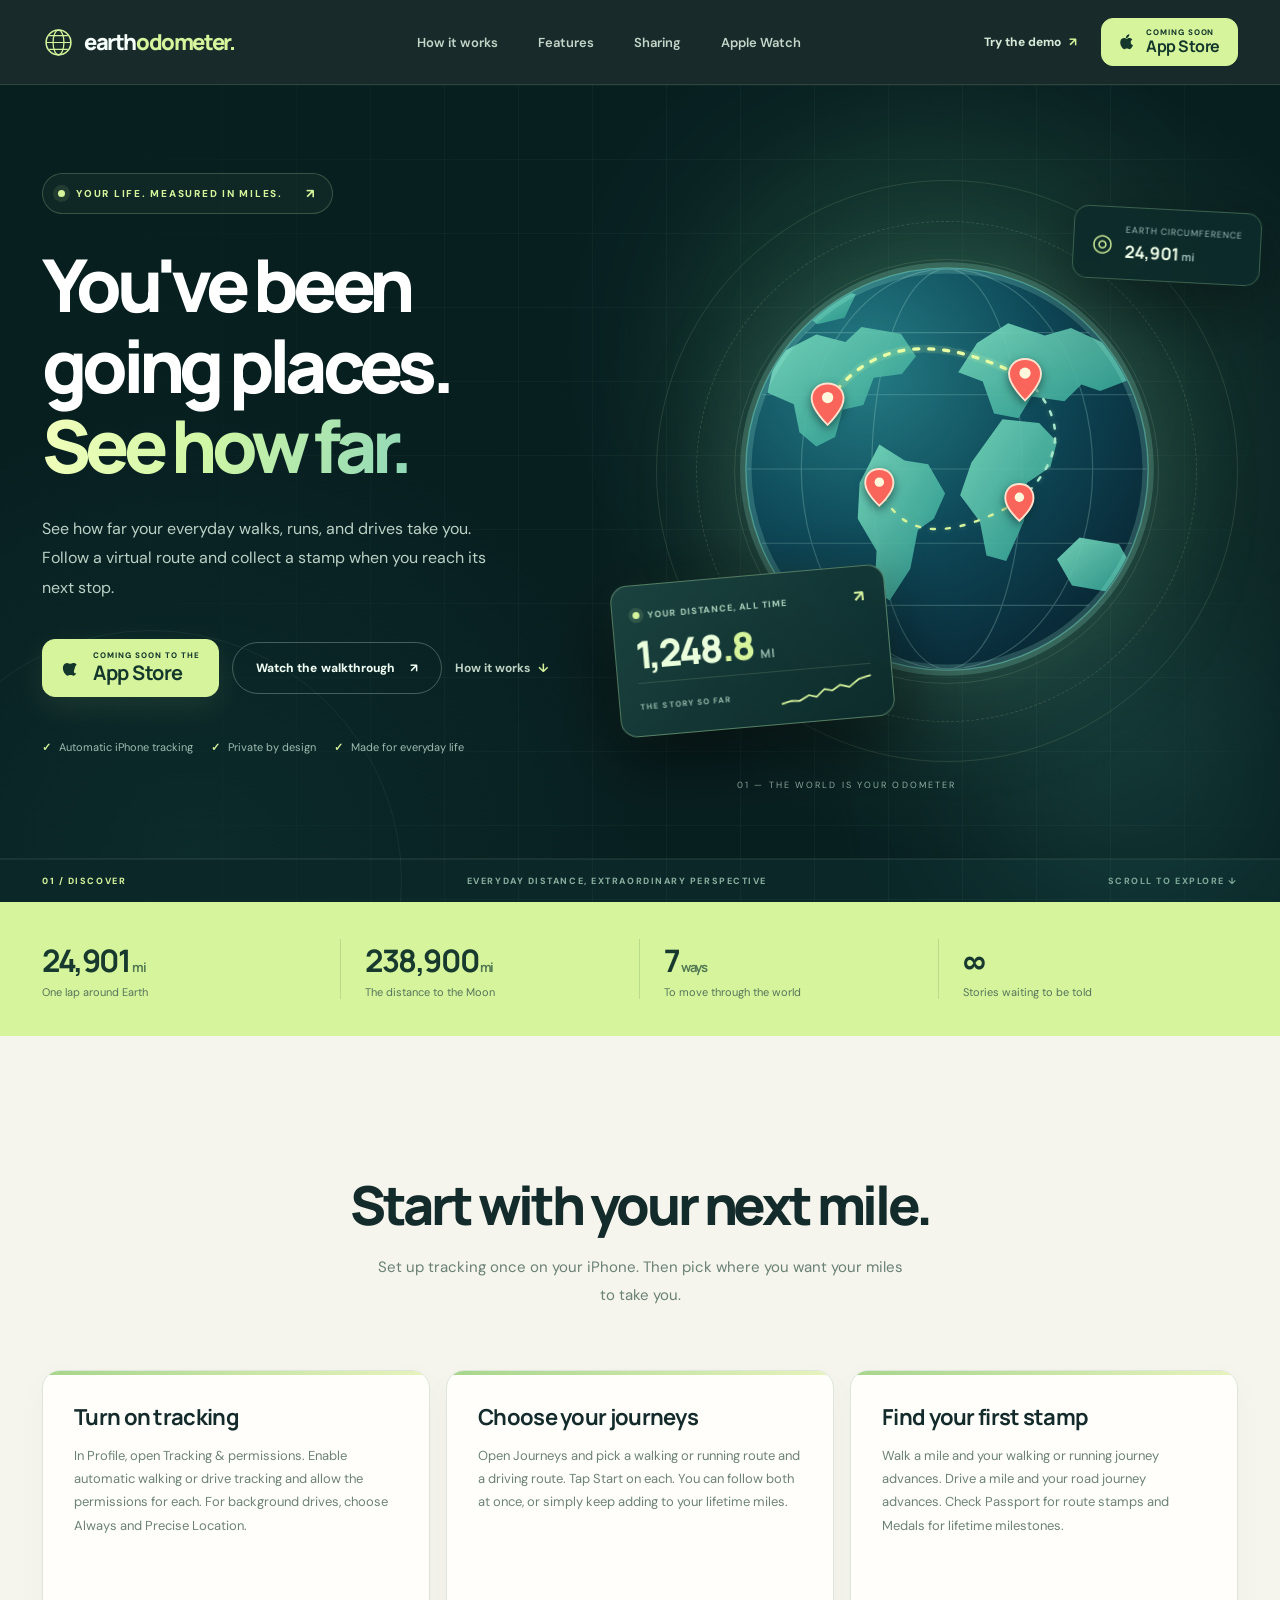
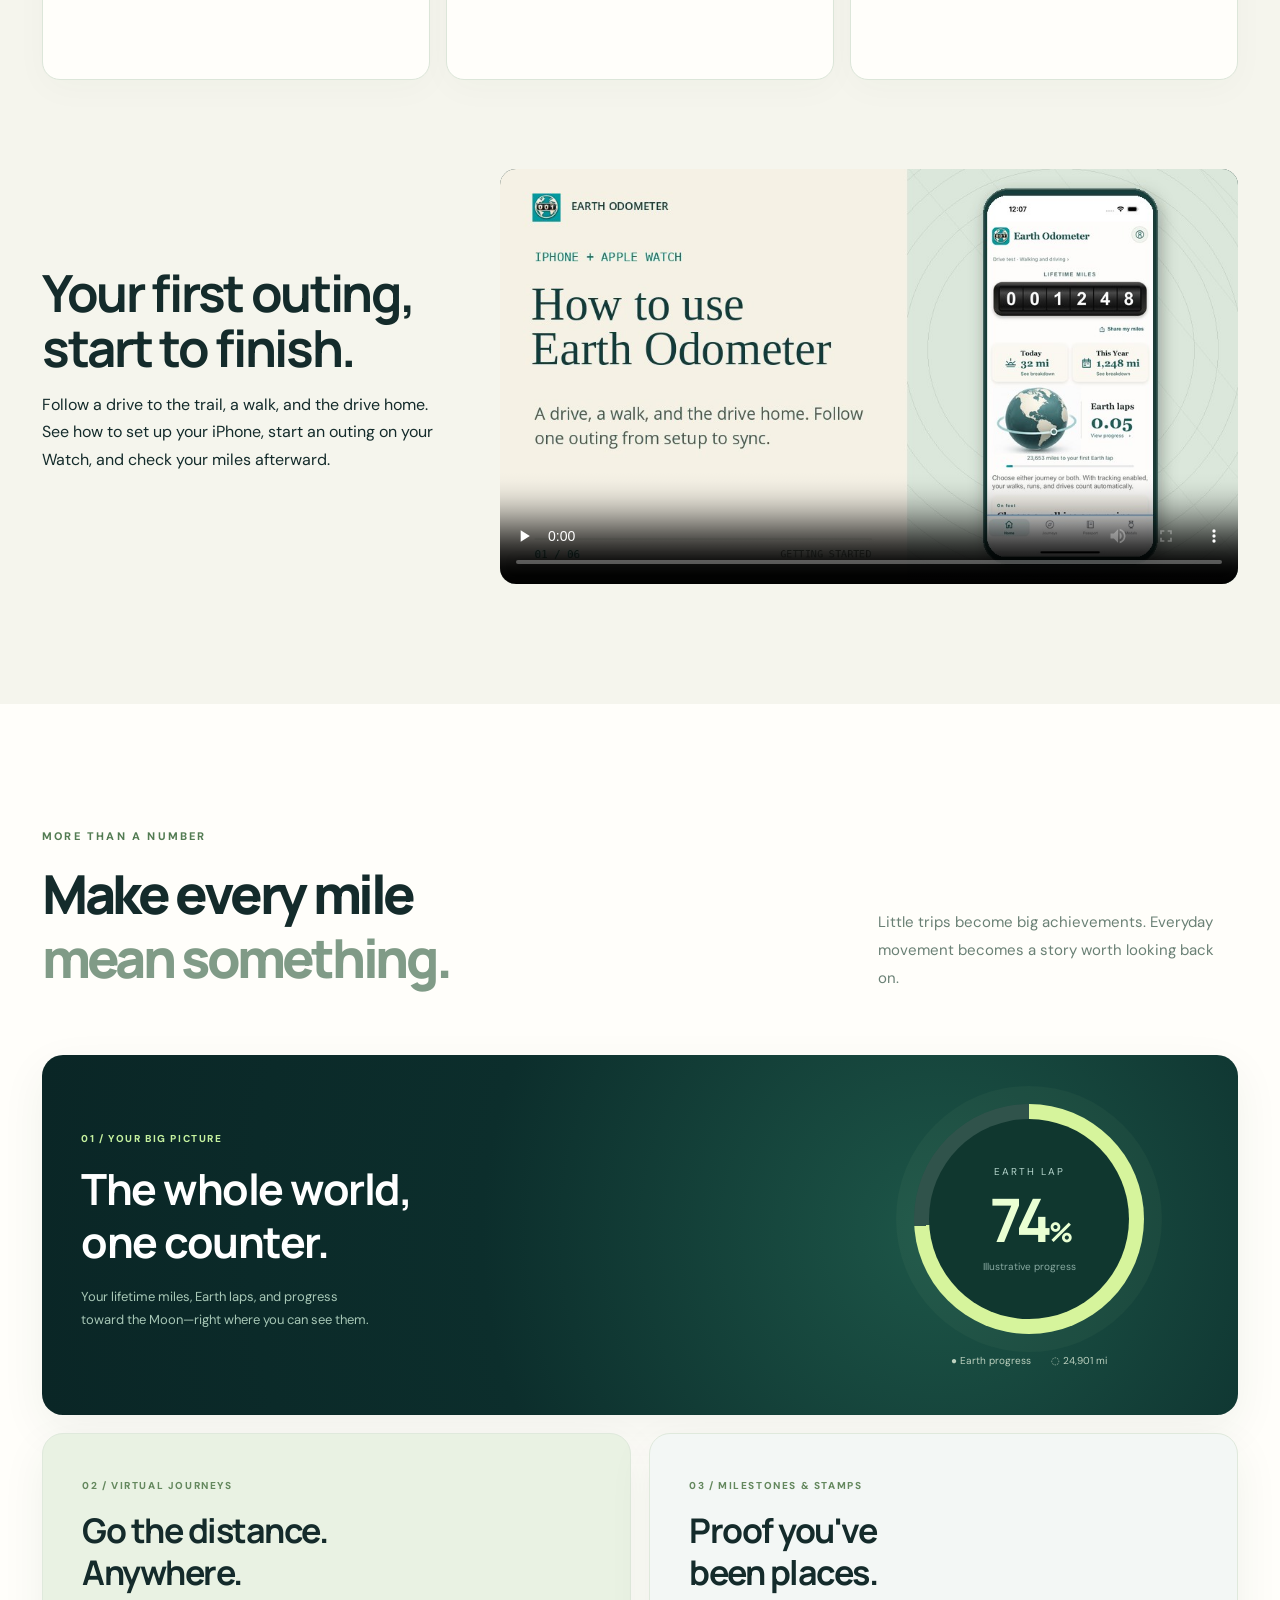
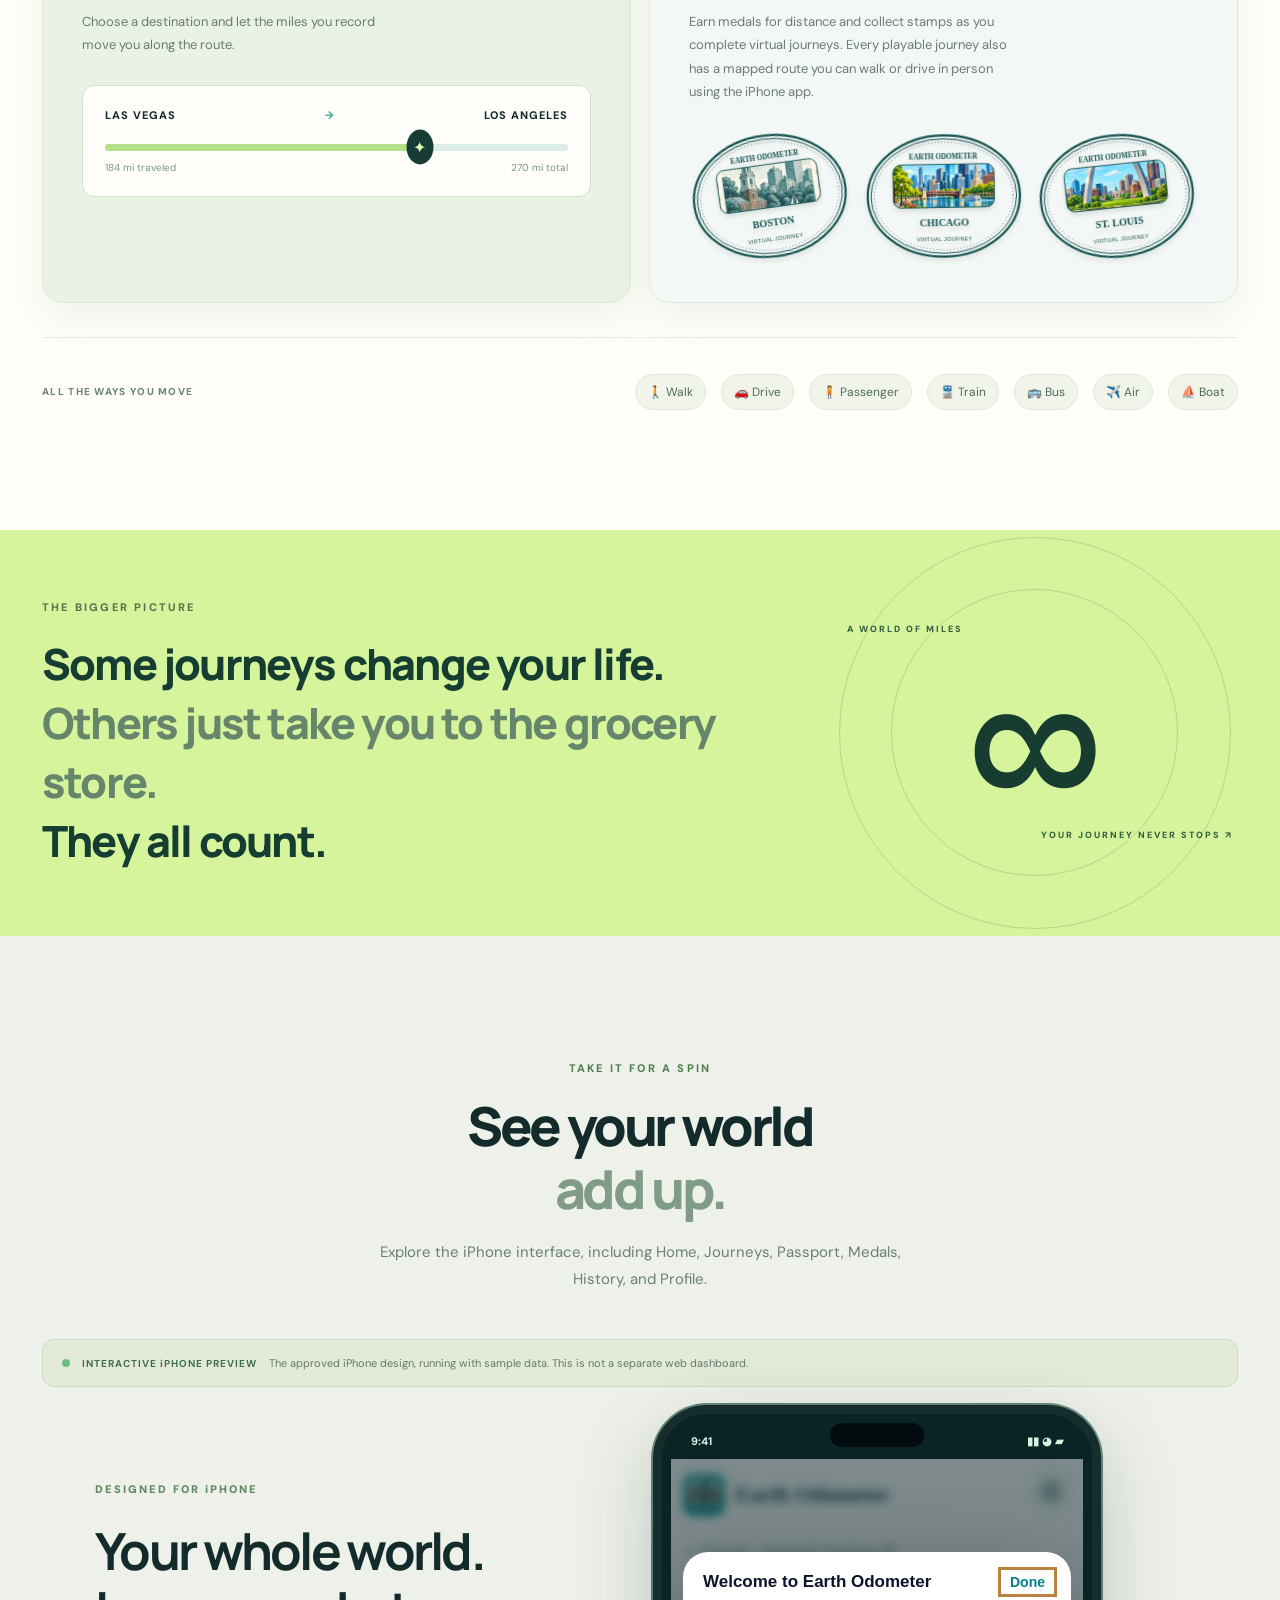
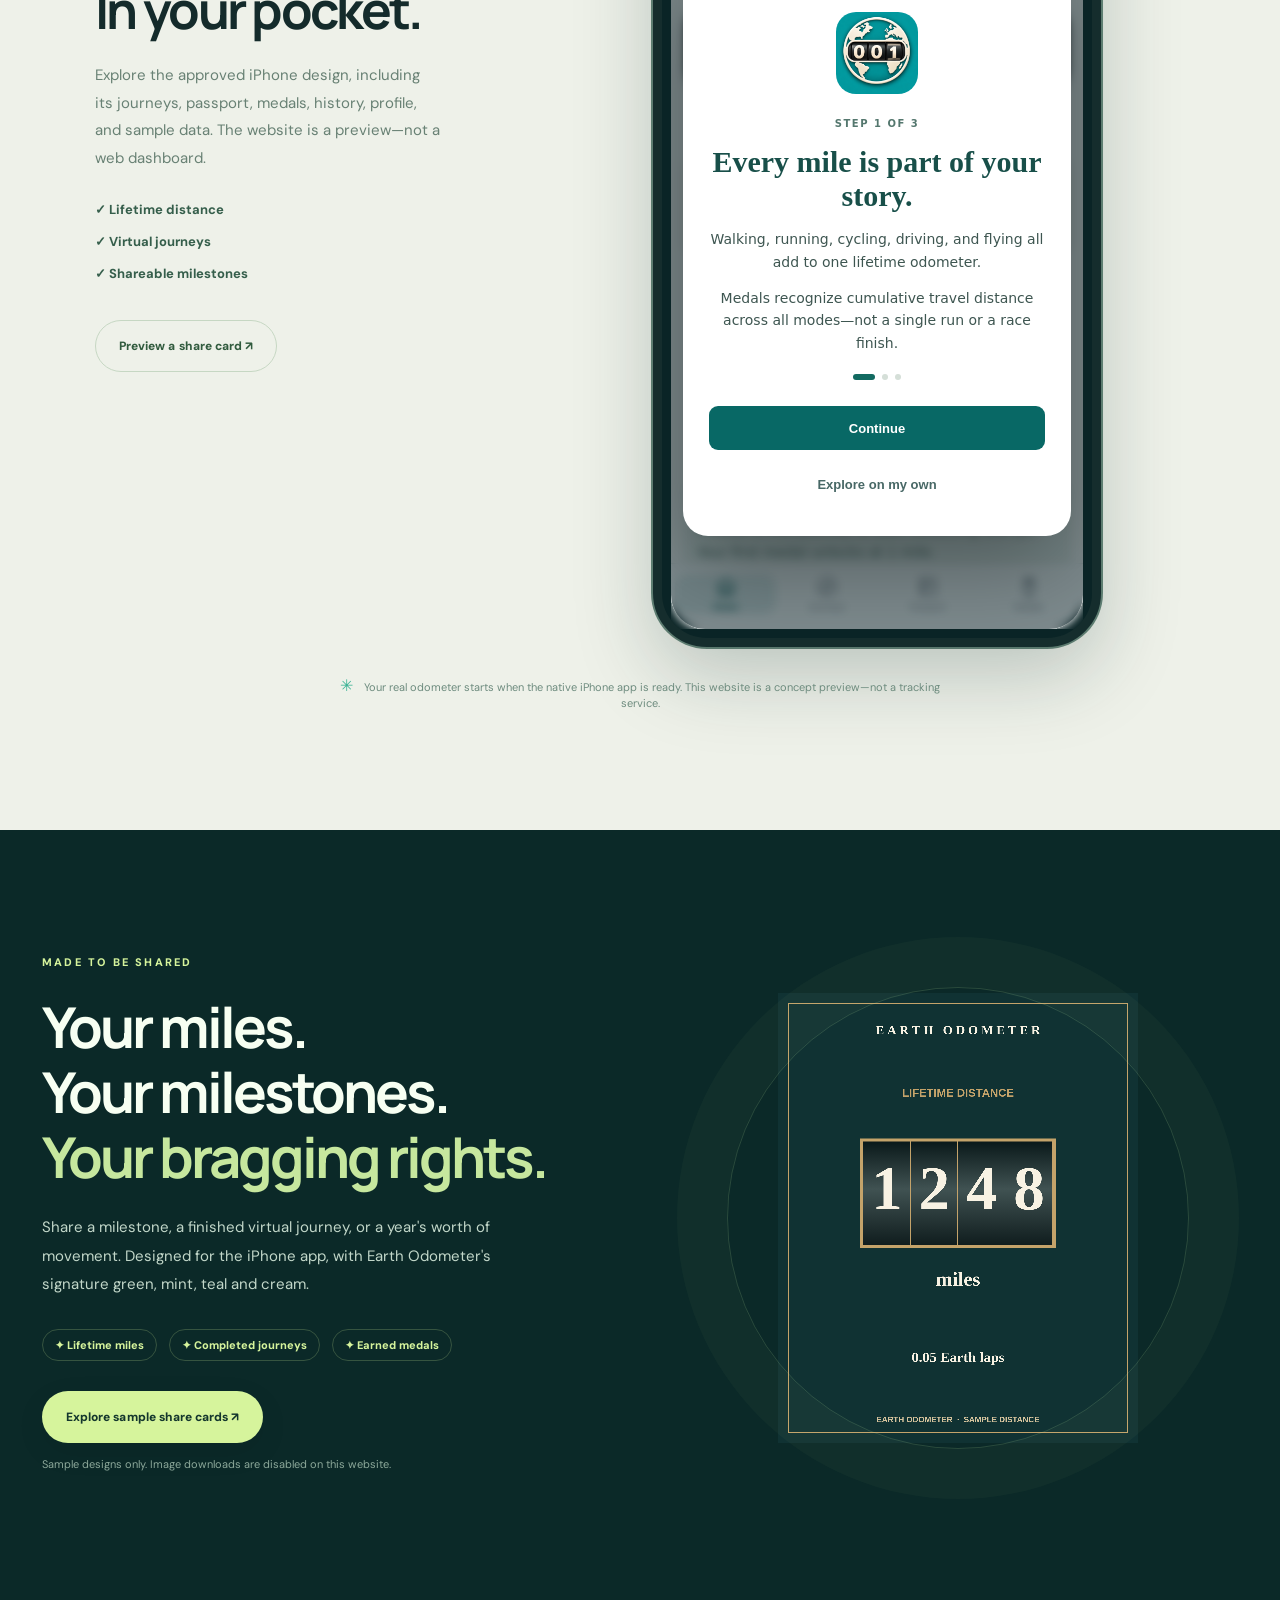
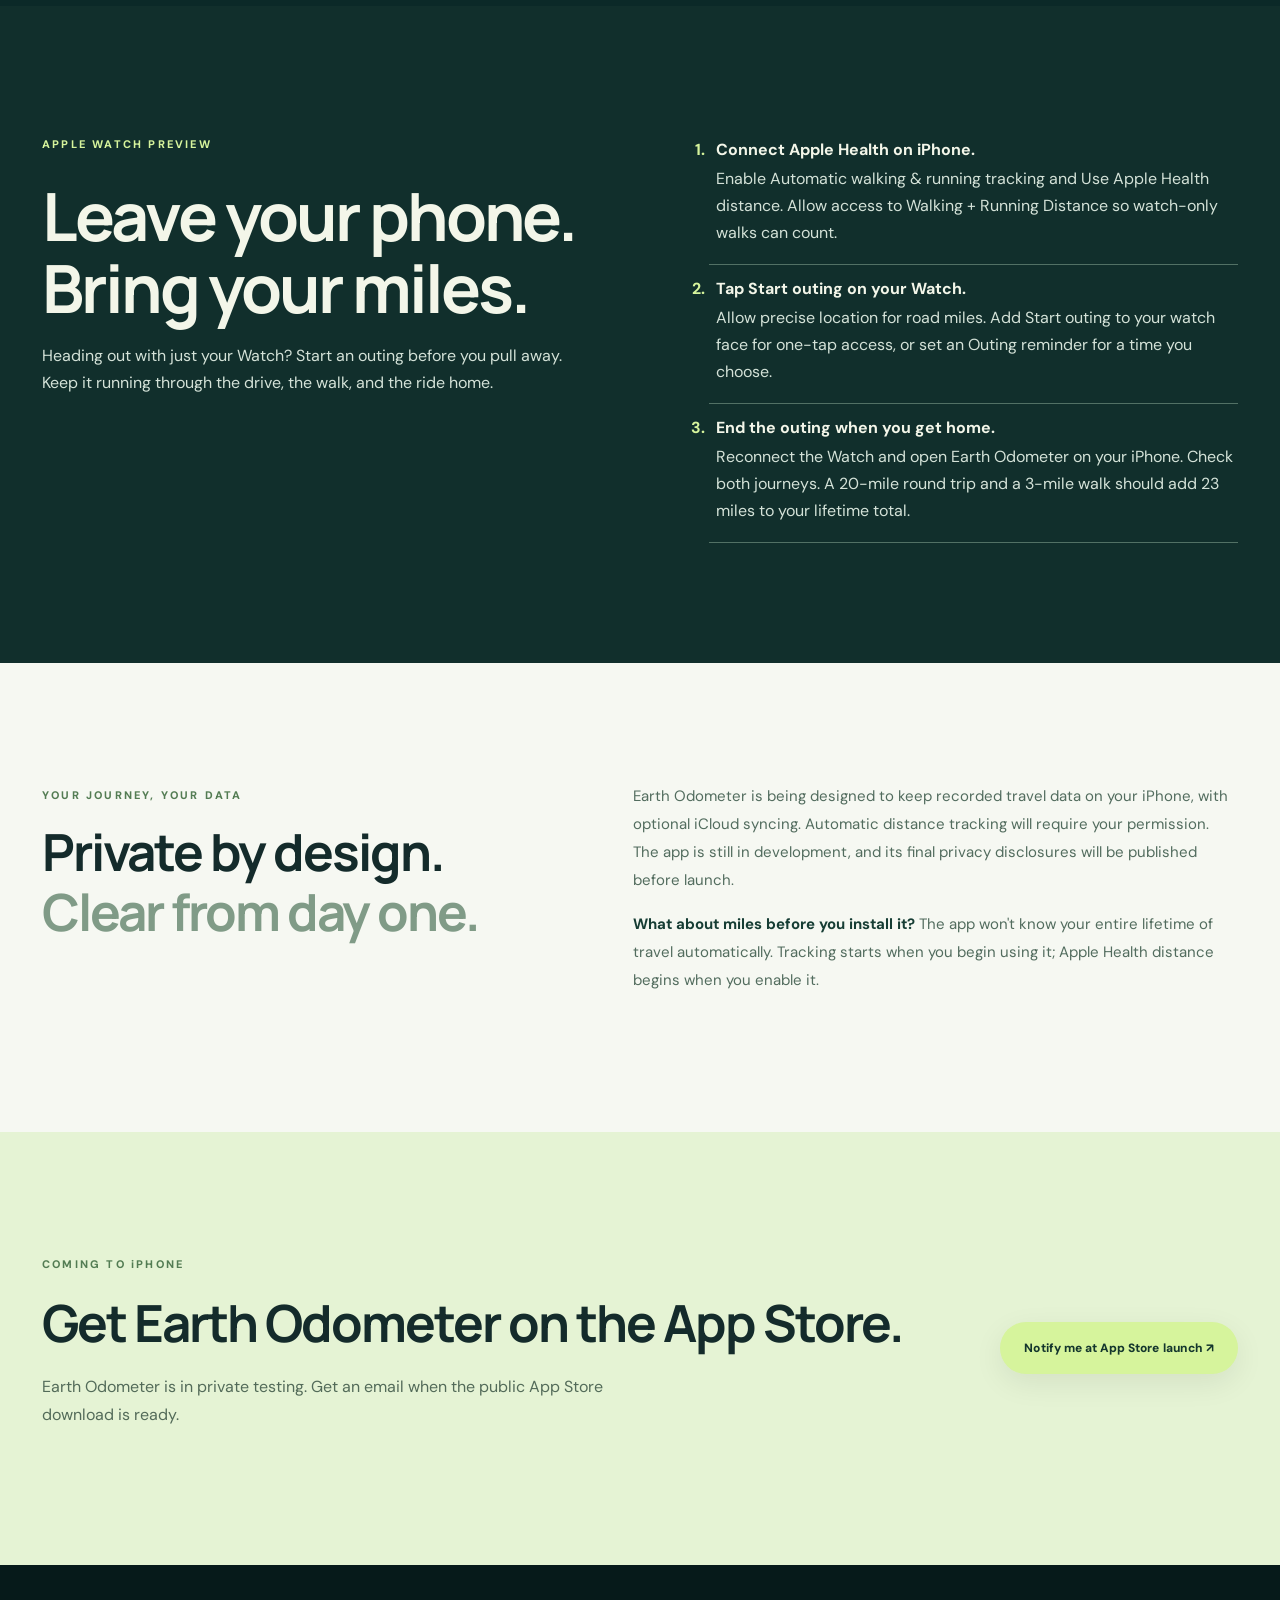
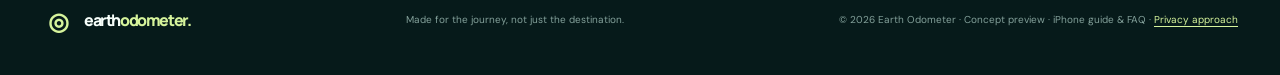
<file: index.html>
<!doctype html>
<html lang="en">
<head>
  <meta charset="utf-8">
  <meta name="viewport" content="width=device-width, initial-scale=1">
  <meta name="theme-color" content="#081b21">
  <meta name="description" content="Earth Odometer is the odometer for your life. Discover the distance behind your everyday movement, explore virtual journeys, and celebrate every mile.">
  <meta property="og:title" content="Earth Odometer — Every mile tells a story">
  <meta property="og:description" content="Your lifetime distance. Your journeys. Your world.">
  <title>Earth Odometer — Every mile tells a story</title>
  <link rel="icon" href="favicon.svg" type="image/svg+xml">
  <link rel="preconnect" href="https://fonts.googleapis.com">
  <link rel="preconnect" href="https://fonts.gstatic.com" crossorigin>
  <link href="https://fonts.googleapis.com/css2?family=DM+Sans:wght@400;500;600;700&family=Manrope:wght@400;500;600;700;800&display=swap" rel="stylesheet">
  <link rel="stylesheet" href="styles.css">
  <link rel="stylesheet" href="design-v2.css?v=22">
  <script src="iphone-preview/share-cards.js?v=2" defer></script>
  <script src="iphone-preview/passport/imprint.js" defer></script>
  <script src="site-v3.js?v=5" defer></script>
  <meta property="og:type" content="website">
  <meta property="og:url" content="https://earthodometer.com/">
  <meta property="og:image" content="https://earthodometer.com/iphone-preview/assets/atlas/home-brand.jpg">
  <meta name="twitter:card" content="summary_large_image">
</head>
<body>
  <a class="skip-link" href="#main">Skip to content</a>
  <header class="site-header" id="top">
    <div class="container nav-wrap">
      <a class="brand" href="#top" aria-label="Earth Odometer home"><span class="brand-icon" aria-hidden="true"><svg viewBox="0 0 40 40" fill="none"><circle cx="20" cy="20" r="16" stroke="currentColor" stroke-width="2"/><ellipse cx="20" cy="20" rx="7" ry="16" stroke="currentColor" stroke-width="1.6"/><path d="M4 20h32M8 11h24M8 29h24" stroke="currentColor" stroke-width="1.6"/></svg></span><span>earth<span class="brand-accent">odometer</span><span class="brand-dot">.</span></span></a>
      <nav class="desktop-nav" aria-label="Main navigation">
        <a href="#how">How it works</a><a href="#features">Features</a><a href="#share">Sharing</a><a href="#watch">Apple Watch</a>
      </nav>
      <div class="header-actions"><a class="header-demo-link" href="#demo">Try the demo <span aria-hidden="true">↗</span></a><a class="app-store-coming" href="#launch" data-store-link aria-label="Get an App Store launch notification"><svg viewBox="0 0 24 24" fill="currentColor" aria-hidden="true"><path d="M17.1 12.5c0-2.1 1.7-3.1 1.8-3.2-1-1.5-2.5-1.7-3.1-1.7-1.3-.2-2.5.8-3.2.8-.7 0-1.7-.8-2.8-.8-1.4 0-2.7.8-3.4 2-1.5 2.5-.4 6.2 1.1 8.2.8 1 1.6 2.1 2.7 2.1 1.1 0 1.5-.7 2.8-.7 1.3 0 1.7.7 2.8.7 1.2 0 1.9-1.1 2.6-2.1.8-1.1 1.1-2.1 1.2-2.2-2.5-.9-2.5-3.2-2.5-3.2zM14.8 6.3c.6-.8 1-1.8.9-2.8-1 0-2.1.7-2.8 1.5-.6.7-1.1 1.8-1 2.7 1.1.1 2.2-.6 2.9-1.4z"/></svg><span><small>COMING SOON</small><strong>App Store</strong></span></a></div>
      <button class="mobile-toggle" id="menu-toggle" type="button" aria-label="Open navigation" aria-expanded="false" aria-controls="mobile-nav"><span></span><span></span><span></span></button>
    </div>
    <nav class="mobile-nav" id="mobile-nav" aria-label="Mobile navigation" hidden><a href="#how">How it works</a><a href="#features">Features</a><a href="#share">Sharing</a><a href="#watch">Apple Watch</a><a href="#demo">Try the demo</a><a href="#launch">Launch updates</a><a class="mobile-store-status" href="#launch" data-store-link>App Store launch</a></nav>
  </header>

  <main id="main">
    <section class="hero section-dark">
      <div class="hero-glow hero-glow-one" aria-hidden="true"></div><div class="hero-glow hero-glow-two" aria-hidden="true"></div>
      <div class="container hero-grid">
        <div class="hero-copy">
          <div class="eyebrow"><span class="status-pulse"></span> YOUR LIFE. MEASURED IN MILES. <span class="eyebrow-arrow">↗</span></div>
          <h1>You've been<br>going places.<br><span class="gradient-text">See how far.</span></h1>
          <p class="hero-description">See how far your everyday walks, runs, and drives take you. Follow a virtual route and collect a stamp when you reach its next stop.</p>
          <div class="hero-actions"><a class="button hero-store-cta" href="#launch" data-store-link aria-label="Get an App Store launch notification"><svg viewBox="0 0 24 24" fill="currentColor" aria-hidden="true"><path d="M17.1 12.5c0-2.1 1.7-3.1 1.8-3.2-1-1.5-2.5-1.7-3.1-1.7-1.3-.2-2.5.8-3.2.8-.7 0-1.7-.8-2.8-.8-1.4 0-2.7.8-3.4 2-1.5 2.5-.4 6.2 1.1 8.2.8 1 1.6 2.1 2.7 2.1 1.1 0 1.5-.7 2.8-.7 1.3 0 1.7.7 2.8.7 1.2 0 1.9-1.1 2.6-2.1.8-1.1-2.1 1.2-2.2-2.5-.9-2.5-3.2-2.5-3.2zM14.8 6.3c.6-.8 1-1.8.9-2.8-1 0-2.1.7-2.8 1.5-.6.7-1.1 1.8-1 2.7 1.1.1 2.2-.6 2.9-1.4z"/></svg><span><small>COMING SOON TO THE</small><strong>App Store</strong></span></a><a href="#walkthrough" class="button button-outline">Watch the walkthrough <span aria-hidden="true">↗</span></a><a href="#how" class="hero-how-link">How it works <span aria-hidden="true">↓</span></a></div>
          <div class="hero-trust"><span><span class="check">✓</span> Automatic iPhone tracking</span><span><span class="check">✓</span> Private by design</span><span><span class="check">✓</span> Made for everyday life</span></div>
        </div>
        <div class="hero-art" aria-label="Illustration of a globe with travel progress">
          <div class="orbit orbit-outer"></div><div class="orbit orbit-middle"></div><div class="orbit orbit-inner"></div>
          <div class="orbit-dot dot-one"></div><div class="orbit-dot dot-two"></div>
          <div class="hero-globe">
            <svg viewBox="0 0 500 500" role="img" aria-label="Stylized Earth globe">
              <defs><radialGradient id="ocean" cx="30%" cy="25%" r="85%"><stop offset="0" stop-color="#247c84"/><stop offset=".52" stop-color="#0e4959"/><stop offset="1" stop-color="#092633"/></radialGradient><linearGradient id="land" x1="0" x2="1" y1="0" y2="1"><stop stop-color="#7dddbf"/><stop offset="1" stop-color="#2a998e"/></linearGradient><clipPath id="globe-clip"><circle cx="250" cy="250" r="213"/></clipPath></defs>
              <circle cx="250" cy="250" r="214" fill="url(#ocean)" stroke="#64d5bf" stroke-opacity=".45" stroke-width="1.5"/>
              <g clip-path="url(#globe-clip)">
                <g opacity=".22" fill="none" stroke="#c4f8e6" stroke-width="1.3"><ellipse cx="250" cy="250" rx="80" ry="213"/><ellipse cx="250" cy="250" rx="155" ry="213"/><path d="M37 250h426M53 171h394M53 329h394M99 105h302M99 395h302"/></g>
                <g fill="url(#land)" opacity=".9"><path d="M68 129l43-22 31 8 17-16 42 7 16 24-15 19-30 4-11 29-22 5-8 29-20 10-18-15-6-30-28-12z"/><path d="M178 224l27 17 25 4 18 31-12 27-17 12-8 41-22 34-16-11 2-42-20-34 2-38z"/><path d="M282 116l33-21 39 13 28-8 48 22 14 33-31 12-20-7-18 18-35-5-14 23-26-5-12-34-26-10z"/><path d="M309 197l39 4 19 20-7 27-25 17-3 40-19 43-21-6-7-36-21-28 12-35z"/><path d="M391 323l42 7 15 26-19 26-46-8-16-28z"/><path d="M89 78l36-21 28 7-12 25-29 7z"/></g>
                <g class="globe-travel-routes" fill="none" stroke-linecap="round">
                  <path class="route-halo" d="M123 179 Q190 80 333 153" stroke="#d6f49c" stroke-width="8" opacity=".12"/>
                  <path class="route-path route-primary" d="M123 179 Q190 80 333 153" stroke="#e9ffa5" stroke-width="3.3" stroke-dasharray="5 10"/>
                  <path class="route-path route-secondary" d="M333 153 Q400 216 327 284" stroke="#a4e7ca" stroke-width="2.5" stroke-dasharray="4 10"/>
                  <path class="route-path route-tertiary" d="M327 284 Q209 351 178 268" stroke="#d6f49c" stroke-width="2.4" stroke-dasharray="4 11"/>
                </g>
                <g class="globe-map-pin" transform="translate(123 179)">
                  <circle class="pin-pulse" r="17" fill="#ff695f" opacity=".16"/>
                  <path d="M0 -20C-10 -20 -17 -13 -17 -4C-17 8 0 24 0 24S17 8 17 -4C17 -13 10 -20 0 -20Z" fill="#fa655b" stroke="#ffe2ce" stroke-width="2"/>
                  <circle cy="-5" r="6" fill="#fff8dc"/>
                </g>
                <g class="globe-map-pin" transform="translate(333 153)">
                  <circle class="pin-pulse" r="17" fill="#ff695f" opacity=".16"/>
                  <path d="M0 -20C-10 -20 -17 -13 -17 -4C-17 8 0 24 0 24S17 8 17 -4C17 -13 10 -20 0 -20Z" fill="#fa655b" stroke="#ffe2ce" stroke-width="2"/>
                  <circle cy="-5" r="6" fill="#fff8dc"/>
                </g>
                <g class="globe-map-pin" transform="translate(327 284)">
                  <circle class="pin-pulse" r="15" fill="#ff695f" opacity=".16"/>
                  <path d="M0 -18C-9 -18 -15 -12 -15 -3C-15 8 0 21 0 21S15 8 15 -3C15 -12 9 -18 0 -18Z" fill="#fa655b" stroke="#ffe2ce" stroke-width="2"/>
                  <circle cy="-4" r="5" fill="#fff8dc"/>
                </g>
                <g class="globe-map-pin" transform="translate(178 268)">
                  <circle class="pin-pulse" r="15" fill="#ff695f" opacity=".16"/>
                  <path d="M0 -18C-9 -18 -15 -12 -15 -3C-15 8 0 21 0 21S15 8 15 -3C15 -12 9 -18 0 -18Z" fill="#fa655b" stroke="#ffe2ce" stroke-width="2"/>
                  <circle cy="-4" r="5" fill="#fff8dc"/>
                </g>
              </g>
              <circle cx="250" cy="250" r="214" fill="none" stroke="#adffe2" stroke-opacity=".18" stroke-width="12"/>
            </svg>
          </div>
          <div class="floating-stat floating-stat-top"><span class="stat-icon">◎</span><div><small>EARTH CIRCUMFERENCE</small><strong>24,901 <span>mi</span></strong></div></div>
          <div class="floating-stat floating-stat-bottom"><span class="stat-icon stat-icon-mint">↗</span><div><small>EVERY MILE COUNTS</small><strong>One lifetime journey</strong></div></div>
          <div class="hero-art-caption">01 — THE WORLD IS YOUR ODOMETER</div>
          <div class="hero-product-peek" aria-label="Illustrative mileage counter"><div class="peek-heading"><span class="peek-signal"></span> YOUR DISTANCE, ALL TIME <span>↗</span></div><div class="peek-value">1,248<span>.8</span> <small>MI</small></div><div class="peek-bottom"><span>THE STORY SO FAR</span><svg viewBox="0 0 132 36" aria-hidden="true"><path d="M1 32L14 29L26 30L40 23L51 26L63 16L74 19L86 12L99 16L113 6L130 2" fill="none" stroke="currentColor" stroke-width="2.5" stroke-linecap="round" stroke-linejoin="round"/></svg></div></div>
        </div>
      </div>
      <div class="hero-bottom-line"></div>
      <div class="hero-index"><div class="container"><span>01 / DISCOVER</span><span>EVERYDAY DISTANCE, EXTRAORDINARY PERSPECTIVE</span><span>SCROLL TO EXPLORE ↓</span></div></div>
    </section>

    <section class="facts-strip" aria-label="Earth Odometer highlights"><div class="container facts-grid">
      <div><strong>24,901<span> mi</span></strong><span>One lap around Earth</span></div>
      <div><strong>238,900<span> mi</span></strong><span>The distance to the Moon</span></div>
      <div><strong>7<span> ways</span></strong><span>To move through the world</span></div>
      <div><strong>∞</strong><span>Stories waiting to be told</span></div>
    </div></section>

    <section class="section how-section" id="how"><div class="container">
      <div class="section-heading center"><h2>Start with your next mile.</h2><p>Set up tracking once on your iPhone. Then pick where you want your miles to take you.</p></div>
      <div class="steps-grid">
        <article class="step-card"><h3>Turn on tracking</h3><p>In Profile, open Tracking &amp; permissions. Enable automatic walking or drive tracking and allow the permissions for each. For background drives, choose Always and Precise Location.</p></article>
        <article class="step-card"><h3>Choose your journeys</h3><p>Open Journeys and pick a walking or running route and a driving route. Tap Start on each. You can follow both at once, or simply keep adding to your lifetime miles.</p></article>
        <article class="step-card"><h3>Find your first stamp</h3><p>Walk a mile and your walking or running journey advances. Drive a mile and your road journey advances. Check Passport for route stamps and Medals for lifetime milestones.</p></article>
      </div>
      <div class="walkthrough" id="walkthrough">
        <div class="walkthrough-copy"><h3>Your first outing, start to finish.</h3><p>Follow a drive to the trail, a walk, and the drive home. See how to set up your iPhone, start an outing on your Watch, and check your miles afterward.</p></div>
        <video controls playsinline preload="none" poster="media/earth-odometer-guide.jpg" aria-label="How to use Earth Odometer on iPhone and Apple Watch">
          <source src="media/earth-odometer-guide.mp4?v=abby-1" type="video/mp4">
          <track kind="captions" srclang="en" label="English" src="media/earth-odometer-guide.vtt?v=abby-1">
          <a href="media/earth-odometer-guide.mp4?v=abby-1">Open the explainer video</a>
        </video>
      </div>
    </div></section>

    <section class="section features-section" id="features"><div class="container">
      <div class="section-heading split-heading"><div><span class="section-kicker">MORE THAN A NUMBER</span><h2>Make every mile<br><span class="muted-heading">mean something.</span></h2></div><p>Little trips become big achievements. Everyday movement becomes a story worth looking back on.</p></div>
      <div class="feature-grid">
        <article class="feature-card feature-wide feature-earth"><div class="feature-text"><span class="feature-label">01 / YOUR BIG PICTURE</span><h3>The whole world,<br>one counter.</h3><p>Your lifetime miles, Earth laps, and progress toward the Moon—right where you can see them.</p></div><div class="progress-art"><div class="progress-orbit"><div class="progress-core"><span>EARTH LAP</span><strong>74<span>%</span></strong><small>Illustrative progress</small></div></div><div class="progress-legend"><span>● Earth progress</span><span>◌ 24,901 mi</span></div></div></article>
        <article class="feature-card feature-journeys"><span class="feature-label">02 / VIRTUAL JOURNEYS</span><h3>Go the distance.<br>Anywhere.</h3><p>Choose a destination and let the miles you record move you along the route.</p><div class="journey-illustration"><div class="journey-city">LAS VEGAS <span>→</span> LOS ANGELES</div><div class="journey-line"><span class="journey-line-fill"></span><span class="journey-marker">✦</span></div><div class="journey-legend"><span>184 mi traveled</span><span>270 mi total</span></div></div></article>
        <article class="feature-card milestone-feature-card"><span class="feature-label">03 / MILESTONES & STAMPS</span><h3>Proof you've<br>been places.</h3><p>Earn medals for distance and collect stamps as you complete virtual journeys. Every playable journey also has a mapped route you can walk or drive in person using the iPhone app.</p><div class="feature-stamp-showcase feature-stamp-showcase-authentic" aria-label="Passport stamp designs from the Earth Odometer iPhone app"><div class="feature-imprint" data-stamp-city="Boston" data-stamp-art="iphone-preview/assets/atlas/stamp.jpg"></div><div class="feature-imprint" data-stamp-city="Chicago" data-stamp-art="iphone-preview/assets/ChicagoStamp.jpg"></div><div class="feature-imprint" data-stamp-city="St. Louis" data-stamp-art="iphone-preview/assets/StLouisStamp.jpg"></div></div></article>
      </div>
      <div class="transport-row"><span>ALL THE WAYS YOU MOVE</span><div><span>🚶 Walk</span><span>🚗 Drive</span><span>🧍 Passenger</span><span>🚆 Train</span><span>🚌 Bus</span><span>✈️ Air</span><span>⛵ Boat</span></div></div>
    </div></section>

    <section class="editorial-bridge" aria-label="A new way to see your life"><div class="container editorial-inner"><div class="editorial-copy"><span class="section-kicker">THE BIGGER PICTURE</span><p>Some journeys change your life.<br><em>Others just take you to the grocery store.</em><br>They all count.</p></div><div class="editorial-art" aria-hidden="true"><span class="editorial-small">A WORLD OF MILES</span><strong>∞</strong><span class="editorial-bottom">YOUR JOURNEY NEVER STOPS ↗</span></div></div></section>

    <section class="section demo-section" id="demo">
      <div class="container">
        <div class="section-heading center demo-intro"><span class="section-kicker">TAKE IT FOR A SPIN</span><h2>See your world<br><span class="muted-heading">add up.</span></h2><p>Explore the iPhone interface, including Home, Journeys, Passport, Medals, History, and Profile.</p></div>
        <div class="demo-notice" role="note"><span class="demo-notice-dot"></span><strong>INTERACTIVE iPHONE PREVIEW</strong><span>The approved iPhone design, running with sample data. This is not a separate web dashboard.</span></div>
        <div class="iphone-preview-stage"><div class="phone-stage-caption"><span>DESIGNED FOR iPHONE</span><h3>Your whole world.<br>In your pocket.</h3><p>Explore the approved iPhone design, including its journeys, passport, medals, history, profile, and sample data. The website is a preview—not a web dashboard.</p><div class="phone-stage-points"><span>✓ Lifetime distance</span><span>✓ Virtual journeys</span><span>✓ Shareable milestones</span></div><button type="button" class="button button-outline-dark" id="preview-share-trigger">Preview a share card ↗</button></div><div class="phone-frame"><div class="phone-top"><span>9:41</span><span class="dynamic-island"></span><span>▮▮ ◕ ▰</span></div><div class="phone-screen approved-preview-screen"><iframe title="Earth Odometer approved iPhone app interactive preview" src="iphone-preview/index.html?v=10" loading="eager" allow="clipboard-write"></iframe></div></div></div>
        <div class="demo-after"><span>✳</span> Your real odometer starts when the native iPhone app is ready. This website is a concept preview—not a tracking service.</div>
      </div>
    </section>

    <section class="section share-section" id="share"><div class="container">
 <div class="share-intro"><span class="section-kicker">MADE TO BE SHARED</span><h2>Your miles.<br>Your milestones.<br><span class="muted-heading">Your bragging rights.</span></h2>
 <p>Share a milestone, a finished virtual journey, or a year's worth of movement. Designed for the iPhone app, with Earth Odometer's signature green, mint, teal and cream.</p>
 <div class="share-benefits"><span>✦ Lifetime miles</span><span>✦ Completed journeys</span><span>✦ Earned medals</span></div>
 <button type="button" id="share-preview-button" class="button button-primary">Explore sample share cards ↗</button>
 <p class="share-disclaimer">Sample designs only. Image downloads are disabled on this website.</p></div>
 <div class="share-art"><canvas id="lifetime-example" width="1080" height="1350" style="display:block;width:min(100%,360px);height:auto;margin:auto" aria-label="Sample lifetime mileage odometer"></canvas></div>
 </div></section>
 <div class="share-modal" id="share-modal" hidden role="dialog" aria-modal="true" aria-labelledby="share-modal-title">
 <div class="share-modal-inner"><button type="button" id="share-modal-close" class="share-modal-close" aria-label="Close share preview">×</button>
 <span class="section-kicker">SHARE CARD PREVIEW</span><h3 id="share-modal-title">A little proof you've been places.</h3>
 <div class="share-style-picker" role="group" aria-label="Choose share card type">
 <button type="button" class="share-style-option active" data-share-style="distance" aria-pressed="true">🌍 Lifetime miles</button>
 <button type="button" class="share-style-option" data-share-style="today" aria-pressed="false">Today</button>
 <button type="button" class="share-style-option" data-share-style="journey" aria-pressed="false">🧭 Journey</button>
 <button type="button" class="share-style-option" data-share-style="achievement" aria-pressed="false">🏅 Medal</button>
 </div>
 <canvas id="share-canvas" width="1080" height="1350" aria-label="Illustrative Earth Odometer share card using sample data"></canvas>
 <div class="share-modal-actions"><button type="button" id="copy-share" class="button button-outline-dark">Copy sample text</button></div>
 <p>Preview only · Sample data · Images cannot be downloaded directly. The iPhone app shares the selected card as an image.</p>
 </div></div>
<section class="section watch-section" id="watch"><div class="container watch-layout">
      <div><p class="section-kicker">APPLE WATCH PREVIEW</p><h2>Leave your phone.<br>Bring your miles.</h2><p class="watch-lede">Heading out with just your Watch? Start an outing before you pull away. Keep it running through the drive, the walk, and the ride home.</p></div>
      <ol class="watch-steps">
        <li><strong>Connect Apple Health on iPhone.</strong><p>Enable Automatic walking & running tracking and Use Apple Health distance. Allow access to Walking + Running Distance so watch-only walks can count.</p></li>
        <li><strong>Tap Start outing on your Watch.</strong><p>Allow precise location for road miles. Add Start outing to your watch face for one-tap access, or set an Outing reminder for a time you choose.</p></li>
        <li><strong>End the outing when you get home.</strong><p>Reconnect the Watch and open Earth Odometer on your iPhone. Check both journeys. A 20-mile round trip and a 3-mile walk should add 23 miles to your lifetime total.</p></li>
      </ol></div></section>

    <section class="section trust-section" id="privacy"><div class="container trust-inner">
 <div><span class="section-kicker">YOUR JOURNEY, YOUR DATA</span><h2>Private by design.<br><span class="muted-heading">Clear from day one.</span></h2></div>
 <div><p>Earth Odometer is being designed to keep recorded travel data on your iPhone, with optional iCloud syncing. Automatic distance tracking will require your permission. The app is still in development, and its final privacy disclosures will be published before launch.</p>
 <p><strong>What about miles before you install it?</strong> The app won't know your entire lifetime of travel automatically. Tracking starts when you begin using it; Apple Health distance begins when you enable it.</p></div>
 </div></section>
 <section class="section launch-section" id="launch"><div class="container launch-inner"><div><span class="section-kicker">COMING TO iPHONE</span><h2>Get Earth Odometer on the App Store.</h2><p>Earth Odometer is in private testing. Get an email when the public App Store download is ready.</p></div><a class="button button-primary" href="https://form.jotform.com/263228212239049" target="_blank" rel="noopener noreferrer">Notify me at App Store launch ↗</a></div></section>

  </main>
  <footer class="site-footer"><div class="container footer-inner"><a class="brand" href="#top"><span class="brand-icon" aria-hidden="true">◎</span><span>earth<span class="brand-accent">odometer</span><span class="brand-dot">.</span></span></a><p>Made for the journey, not just the destination.</p><span>© <span id="footer-year">2026</span> Earth Odometer · Concept preview · <a href="iphone-preview/guide.html">iPhone guide &amp; FAQ</a> · <a href="#privacy">Privacy approach</a></span></div></footer>
</body>
</html>
</file>
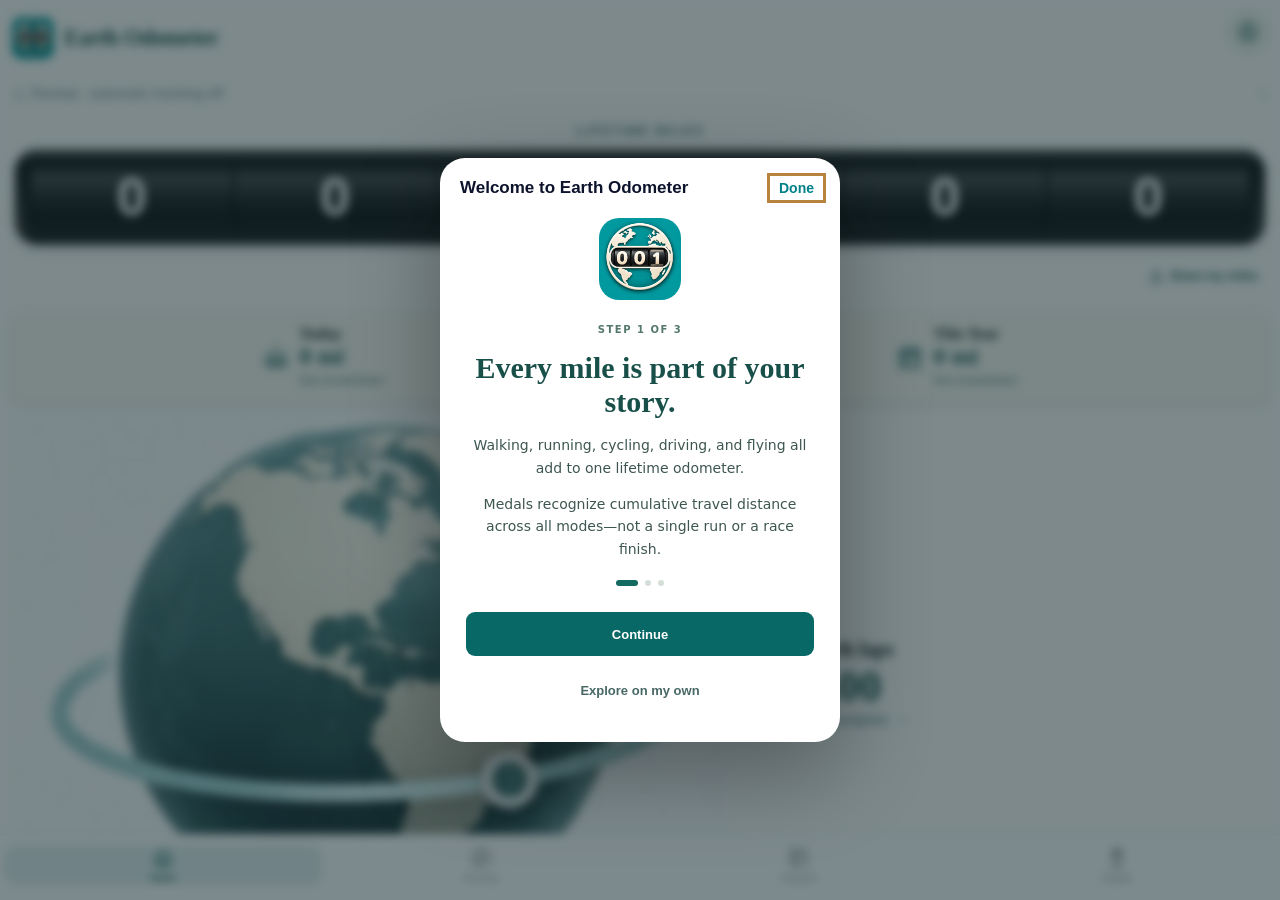
<file: iphone-preview/index.html>
<!doctype html><html lang="en"><head><meta charset="utf-8"><meta name="viewport" content="width=device-width,initial-scale=1"><meta name="theme-color" content="#00757d"><title>Earth Odometer — Design Preview</title><meta name="description" content="Explore the Earth Odometer iPhone design with sample miles, virtual journeys and your year in travel."><link rel="icon" href="assets/brand.png"><link rel="stylesheet" href="style.css"><link rel="stylesheet" href="passport/field-notes.css"><style>html,body{width:100%;height:100%;min-height:0;margin:0;padding:0;overflow:hidden}body{display:block}.intro{display:none}.phone{width:100%;height:100dvh;min-height:0;max-width:none;margin:0;border:0;border-radius:0;box-shadow:none}</style></head><body>
<aside class="intro"><div class="eyebrow">EARTH ODOMETER / DESIGN PREVIEW</div><h1>A life<br>in motion.<br><em>It all adds up.</em></h1><p>Every walk. Every road trip. Every flight.<br>A world of journeys, one mile at a time.</p><div class="intro-bottom"><span class="dot"></span> Interactive demo · Sample travel data<p>Explore the atlas, collect stamps, and share your miles.</p></div></aside>
<div class="phone"><header><img src="assets/brand.png" alt="Earth Odometer globe and wide counter icon"><div><b>Earth Odometer</b><small>Your miles. A world of journeys.</small></div></header><main id="main" tabindex="-1"></main><nav aria-label="Main navigation"></nav></div><dialog id="detail" aria-labelledby="dialog-title"><div class="dialog-head"><h2 id="dialog-title"></h2><button id="close">Done</button></div><div id="dialog-body"></div></dialog><div id="toast" role="status"></div><script src="journeys/freedom-map.js"></script><script src="journeys/appalachian-map.js"></script><script src="journeys/coastal-park-maps.js"></script><script src="journeys/catalog.js"></script><script src="passport/stops.js"></script><script src="app.js"></script><script src="passport/imprint.js"></script><script src="passport/field-notes.js"></script><script src="share-cards.js"></script><script src="passport/completed-map.js"></script><script src="release.js"></script><script src="journeys/guides.js"></script><script src="medal-celebration.js"></script><script src="journeys/scenes.js"></script><script src="atlas.js"></script></body></html>
</file>
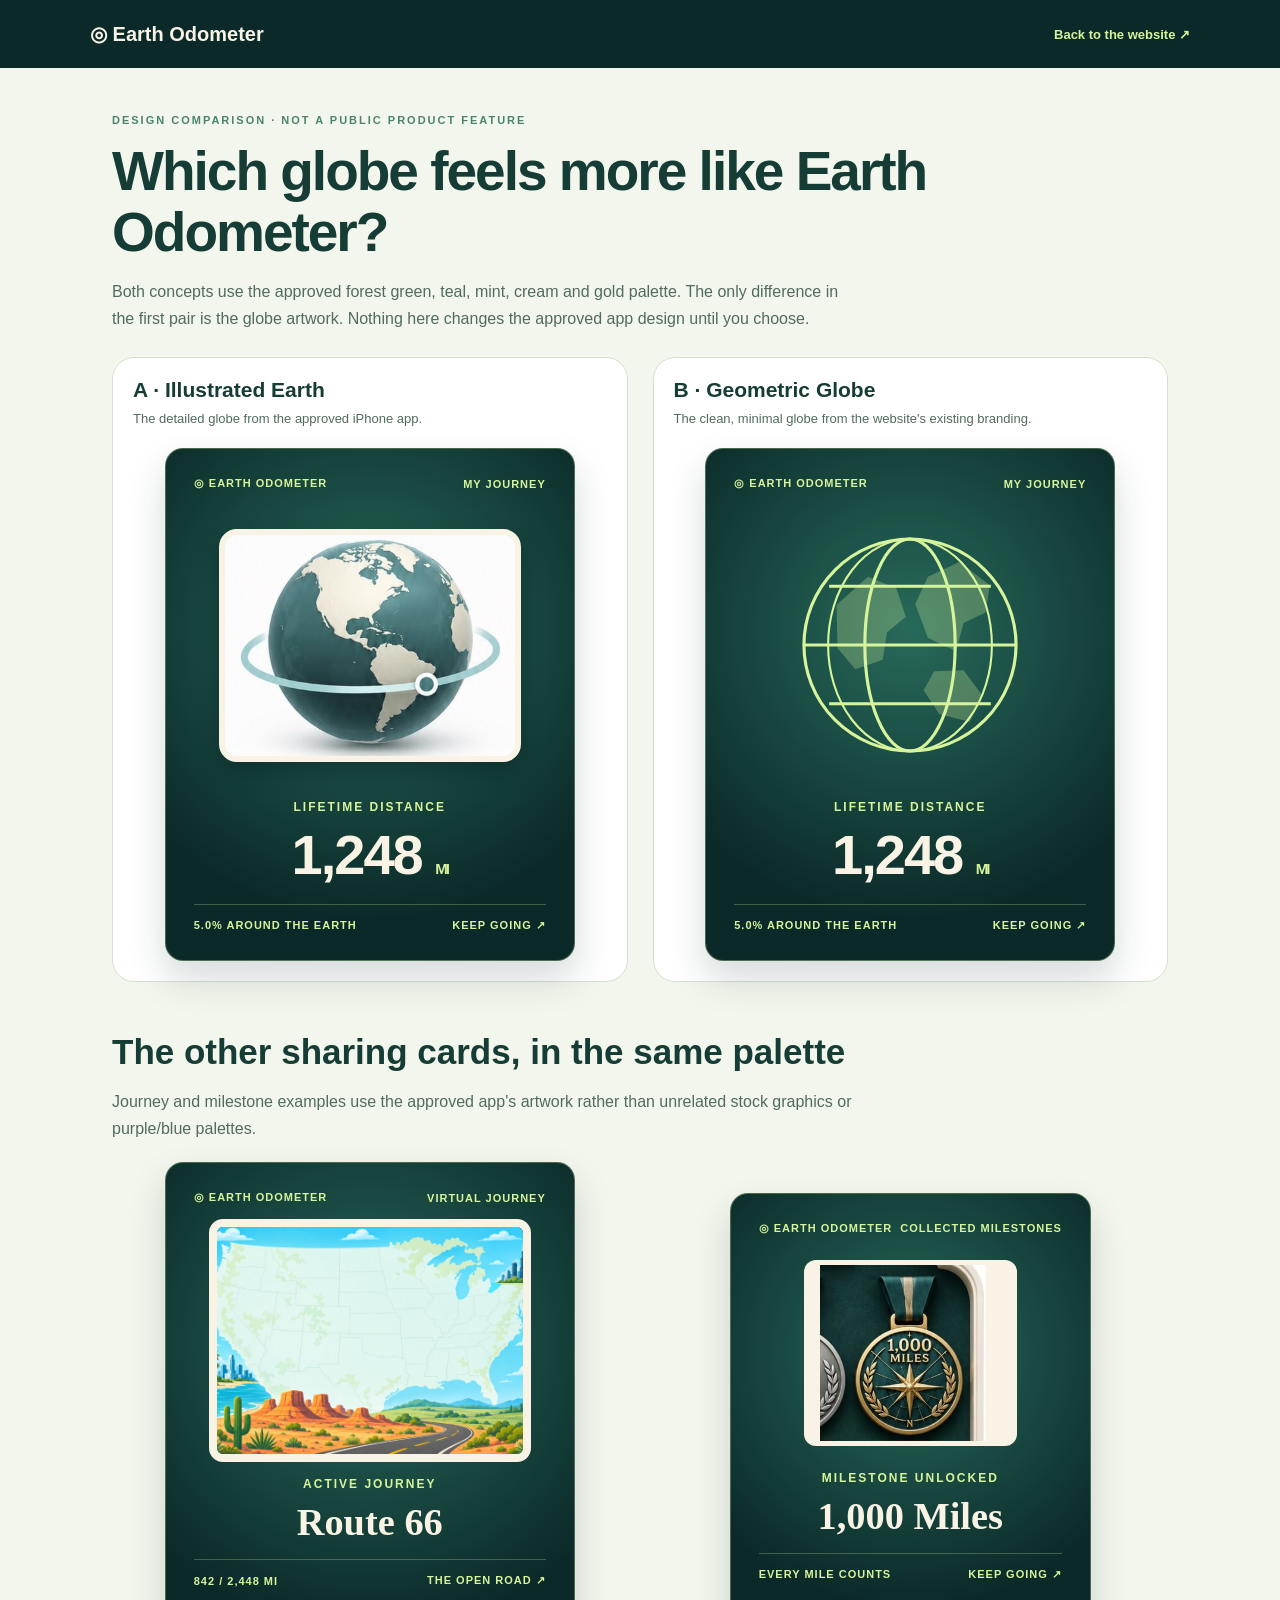
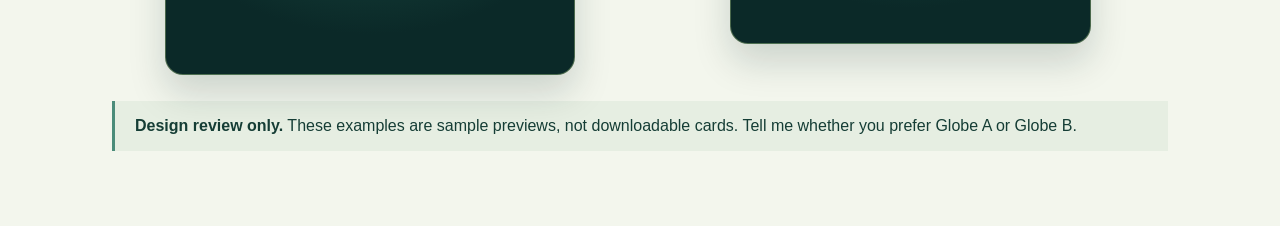
<file: design-options.html>
<!doctype html><html lang="en"><head><meta charset="utf-8"><meta name="viewport" content="width=device-width,initial-scale=1"><meta name="robots" content="noindex,nofollow"><title>Earth Odometer — Globe & Sharing Design Comparison</title>
<style>
:root{--forest:#0b2928;--deep:#071e20;--teal:#1d7068;--mint:#d6f49c;--cream:#f8f3e5;--gold:#cbb48b;--ink:#153d35}
*{box-sizing:border-box}body{margin:0;background:#f3f6ed;color:var(--ink);font-family:Arial,Helvetica,sans-serif}
header{background:var(--forest);color:var(--cream);padding:22px max(22px,calc((100vw - 1100px)/2));display:flex;align-items:center;justify-content:space-between;gap:18px}
header a{color:var(--mint);text-decoration:none;font-weight:bold;font-size:13px}header strong{font-size:20px}
main{max-width:1100px;margin:auto;padding:42px 22px 75px}
.eyebrow{font-size:11px;letter-spacing:2px;color:#4b846a;font-weight:800}
h1{font-size:clamp(32px,5vw,55px);line-height:1.1;letter-spacing:-2px;margin:13px 0 12px}
p{color:#526b5e;line-height:1.7;max-width:740px}h2{font-size:clamp(24px,3vw,35px);margin:50px 0 12px}
.grid{display:grid;grid-template-columns:repeat(2,minmax(0,1fr));gap:25px;margin-top:25px}
.option{border:1px solid #d5dfd1;background:white;padding:20px;border-radius:22px}
.option h3{margin:0 0 6px;font-size:21px}.option p{margin:0 0 18px;font-size:13px}
.card{aspect-ratio:4/5;border-radius:18px;background:radial-gradient(circle at 50% 35%,#276a5a,#0b2928 75%);color:var(--cream);padding:clamp(18px,3vw,28px);display:flex;flex-direction:column;box-shadow:0 18px 36px #0b29282b;max-width:410px;margin:auto;border:1px solid #d6f49c4f}
.top,.bottom{display:flex;justify-content:space-between;align-items:center;gap:8px;font-size:clamp(8px,1.1vw,11px);letter-spacing:1px;font-weight:800;color:var(--mint)}
.globe{flex:1;min-height:0;display:grid;place-items:center;padding:8px}
.globe img{width:90%;max-height:100%;object-fit:contain;border-radius:18px;border:6px solid var(--cream);background:var(--cream);box-shadow:0 10px 20px #071e2066}
.globe svg{width:75%;height:auto;color:#d6f49c}
.card .eyebrow{color:var(--mint);text-align:center;font-size:clamp(9px,1vw,12px)}
.miles{font-size:clamp(36px,5vw,56px);font-weight:900;letter-spacing:-2px;text-align:center;margin:8px 0 17px}
.miles small{font-size:15px;color:var(--mint)}
.bottom{padding-top:14px;border-top:1px solid #d6f49c44}
.secondary-grid{display:grid;grid-template-columns:repeat(2,minmax(0,1fr));gap:25px;margin-top:20px}
.card-art{height:60%;display:grid;place-items:center;padding:15px;min-height:0}
.card-art img{width:100%;height:100%;object-fit:cover;border-radius:14px;border:8px solid #f8f3e5}
.medal{width:78%;height:90%;overflow:hidden;border-radius:12px;background:#f8f3e5;display:grid;place-items:center}
.medal img{height:100%;max-width:100%;object-fit:cover}
.card-title{font:700 clamp(27px,3vw,39px) Georgia,serif;text-align:center;margin:9px 0 15px}
.note{padding:16px 20px;border-left:3px solid #4b8c7a;background:#e6eee2;margin-top:26px}
@media(max-width:700px){.grid,.secondary-grid{grid-template-columns:1fr}.option{padding:16px}.card{max-width:370px}.miles{font-size:48px}main{padding-top:30px}}
</style></head><body>
<header><strong>◎ Earth Odometer</strong><a href="/">Back to the website ↗</a></header>
<main><span class="eyebrow">DESIGN COMPARISON · NOT A PUBLIC PRODUCT FEATURE</span><h1>Which globe feels more like Earth Odometer?</h1>
<p>Both concepts use the approved forest green, teal, mint, cream and gold palette. The only difference in the first pair is the globe artwork. Nothing here changes the approved app design until you choose.</p>
<div class="grid">
<div class="option"><h3>A · Illustrated Earth</h3><p>The detailed globe from the approved iPhone app.</p>
<div class="card"><div class="top"><span>◎ EARTH ODOMETER</span><span>MY JOURNEY</span></div>
<div class="globe"><img src="iphone-preview/assets/atlas/globe.jpg" alt="Detailed illustrated teal Earth globe with orbital ring from the iPhone app"></div>
<div class="eyebrow">LIFETIME DISTANCE</div><div class="miles">1,248 <small>MI</small></div>
<div class="bottom"><span>5.0% AROUND THE EARTH</span><span>KEEP GOING ↗</span></div></div></div>
<div class="option"><h3>B · Geometric Globe</h3><p>The clean, minimal globe from the website's existing branding.</p>
<div class="card"><div class="top"><span>◎ EARTH ODOMETER</span><span>MY JOURNEY</span></div>
<div class="globe"><svg viewBox="0 0 240 240" role="img" aria-label="Minimal line-art geometric Earth globe"><circle cx="120" cy="120" r="101" fill="none" stroke="currentColor" stroke-width="3"/><ellipse cx="120" cy="120" rx="43" ry="101" fill="none" stroke="currentColor" stroke-width="3"/><ellipse cx="120" cy="120" rx="78" ry="101" fill="none" stroke="currentColor" stroke-width="2"/><path d="M19 120h202M43 64h154M43 176h154" stroke="currentColor" stroke-width="3" fill="none"/><path d="M50 82l30-27 27 11 9 27-18 15-4 26-26 9-17-20zM137 55l30-14 29 22-4 26-21 10-7 27-27-13-12-32zM143 145l28-1 18 24-12 25-29-7-15-23z" fill="currentColor" opacity=".27"/></svg></div>
<div class="eyebrow">LIFETIME DISTANCE</div><div class="miles">1,248 <small>MI</small></div>
<div class="bottom"><span>5.0% AROUND THE EARTH</span><span>KEEP GOING ↗</span></div></div></div></div>
<h2>The other sharing cards, in the same palette</h2>
<p>Journey and milestone examples use the approved app's artwork rather than unrelated stock graphics or purple/blue palettes.</p>
<div class="secondary-grid">
<div class="card"><div class="top"><span>◎ EARTH ODOMETER</span><span>VIRTUAL JOURNEY</span></div>
<div class="card-art"><img src="iphone-preview/assets/RouteMap.jpg" alt="Route 66 illustrated travel map from the iPhone app"></div>
<div class="eyebrow">ACTIVE JOURNEY</div><div class="card-title">Route 66</div><div class="bottom"><span>842 / 2,448 MI</span><span>THE OPEN ROAD ↗</span></div></div>
<div class="card"><div class="top"><span>◎ EARTH ODOMETER</span><span>COLLECTED MILESTONES</span></div>
<div class="card-art"><div class="medal"><svg viewBox="482 103 217 334" role="img" aria-label="1,000 Miles medal from the approved iPhone app" style="width:85%;height:95%"><image href="iphone-preview/assets/atlas/cabinet.jpg" width="733" height="930"/></svg></div></div>
<div class="eyebrow">MILESTONE UNLOCKED</div><div class="card-title">1,000 Miles</div><div class="bottom"><span>EVERY MILE COUNTS</span><span>KEEP GOING ↗</span></div></div>
</div>
<div class="note"><strong>Design review only.</strong> These examples are sample previews, not downloadable cards. Tell me whether you prefer Globe A or Globe B.</div>
</main></body></html>
</file>
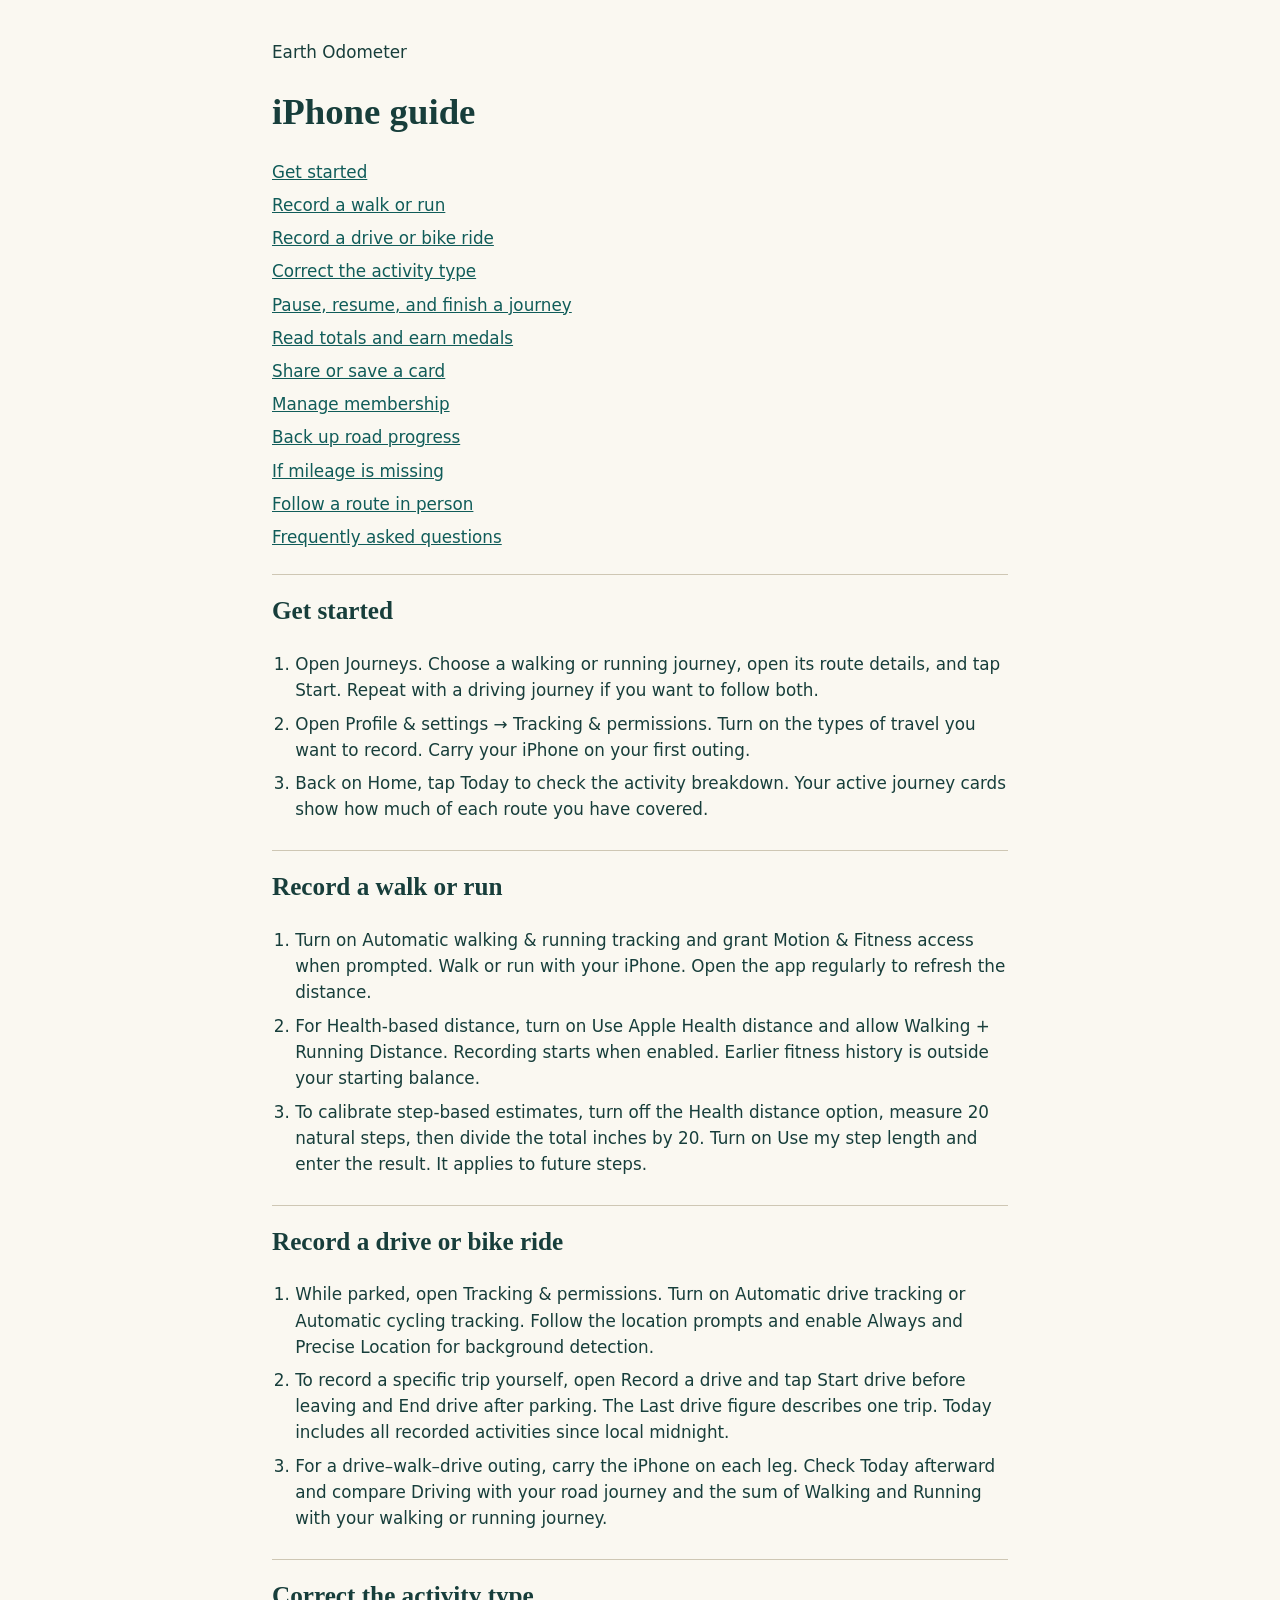
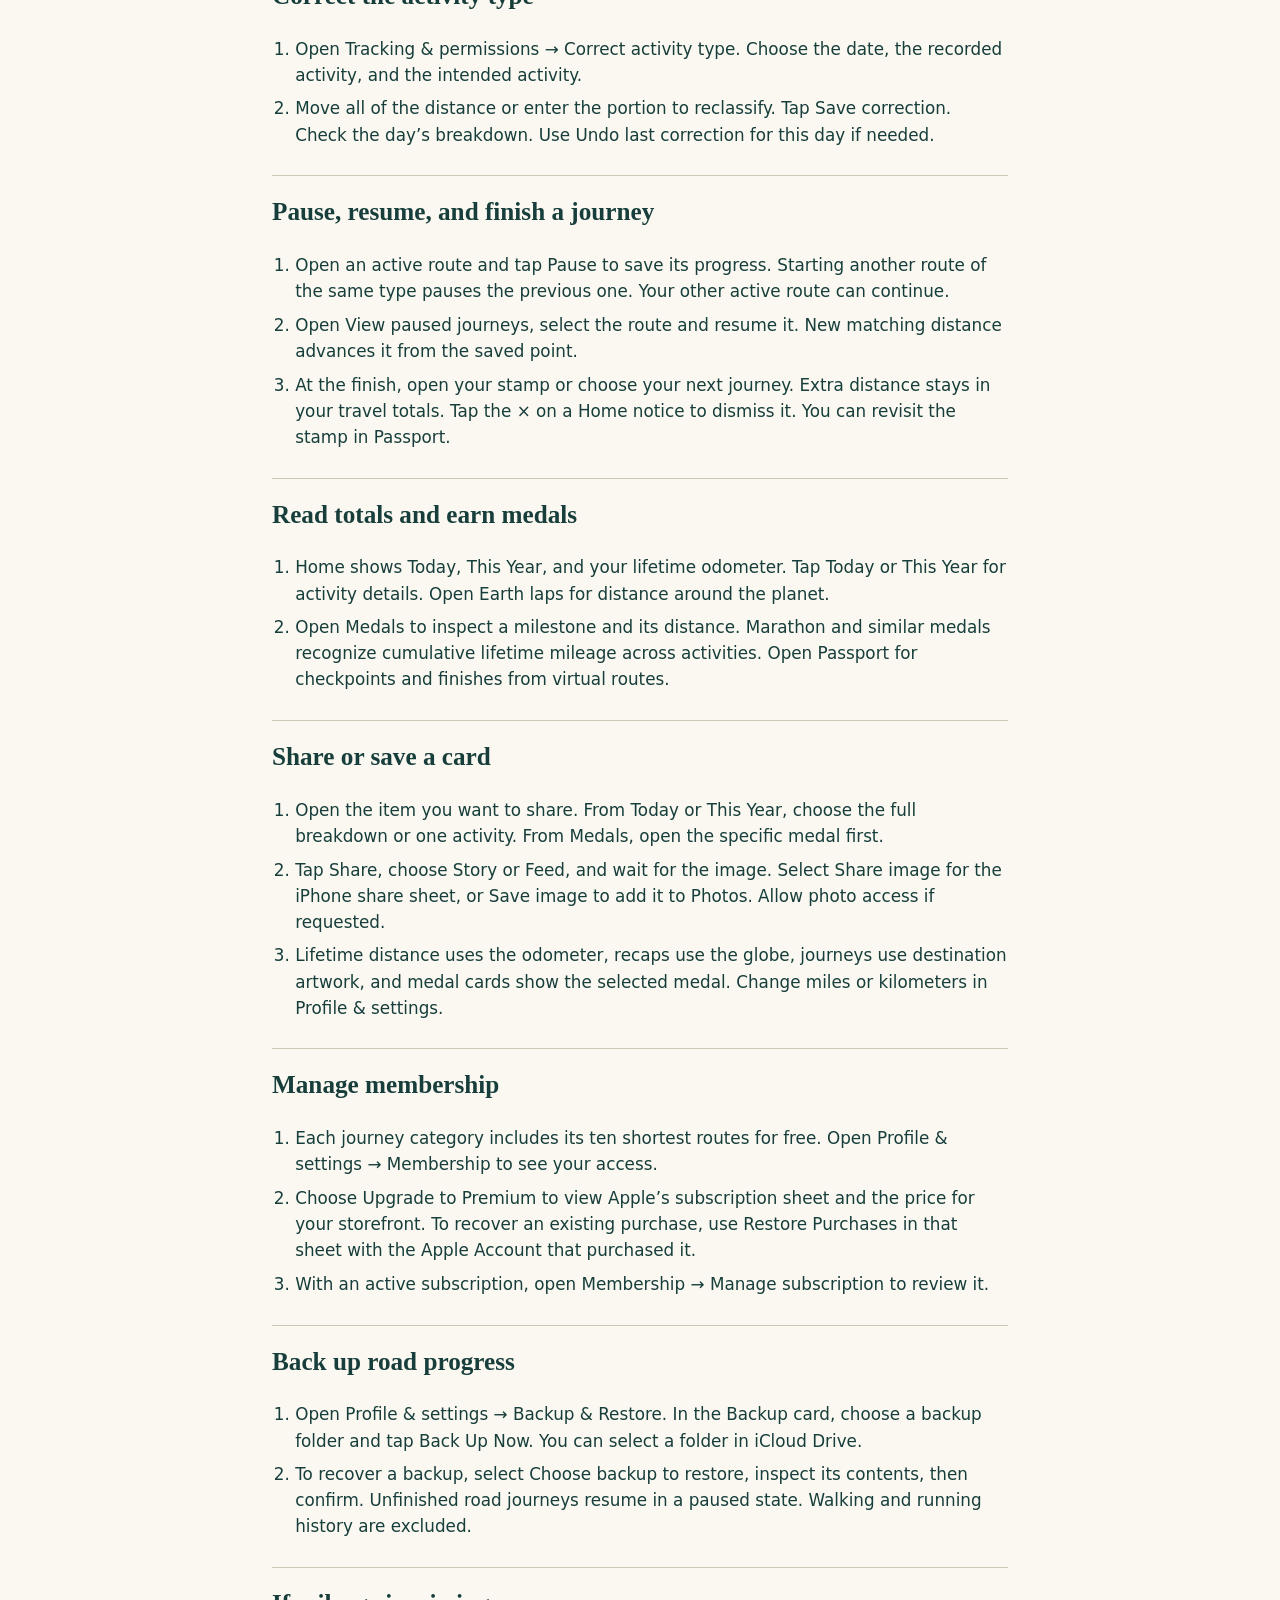
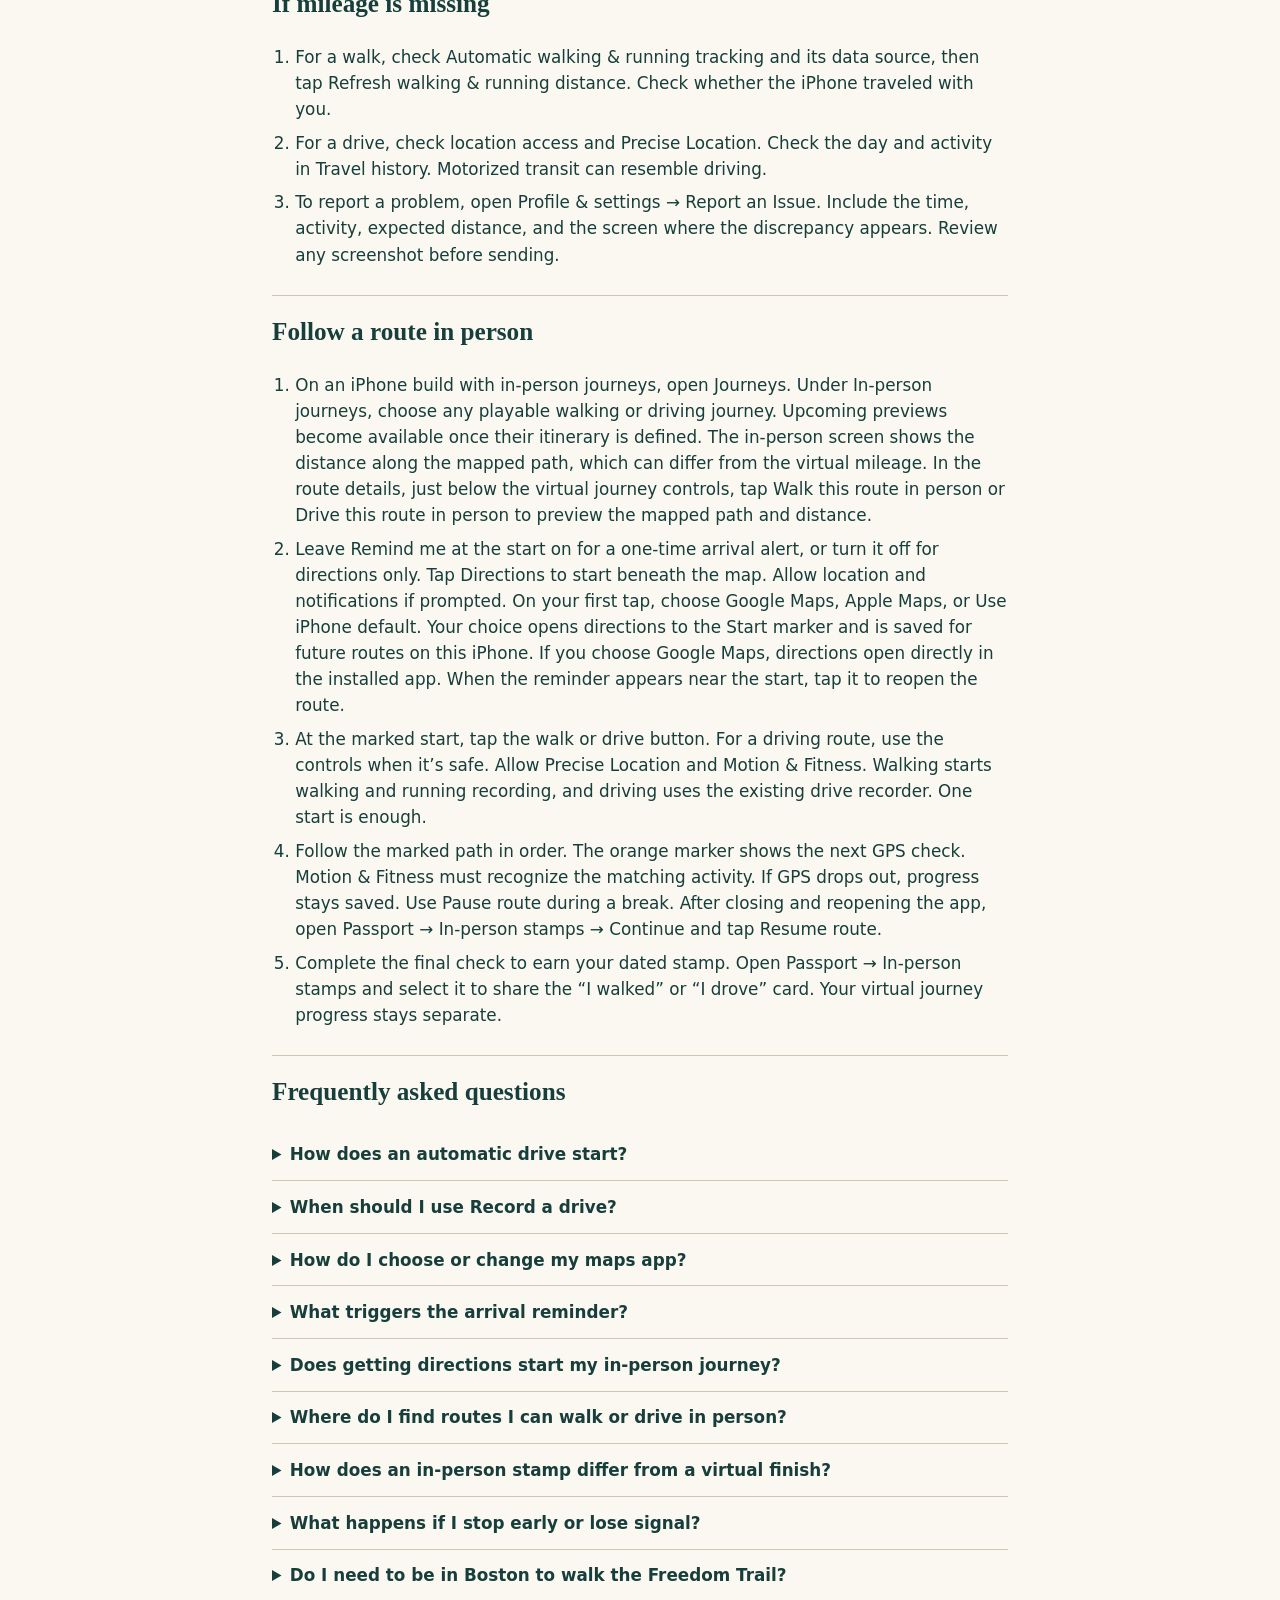
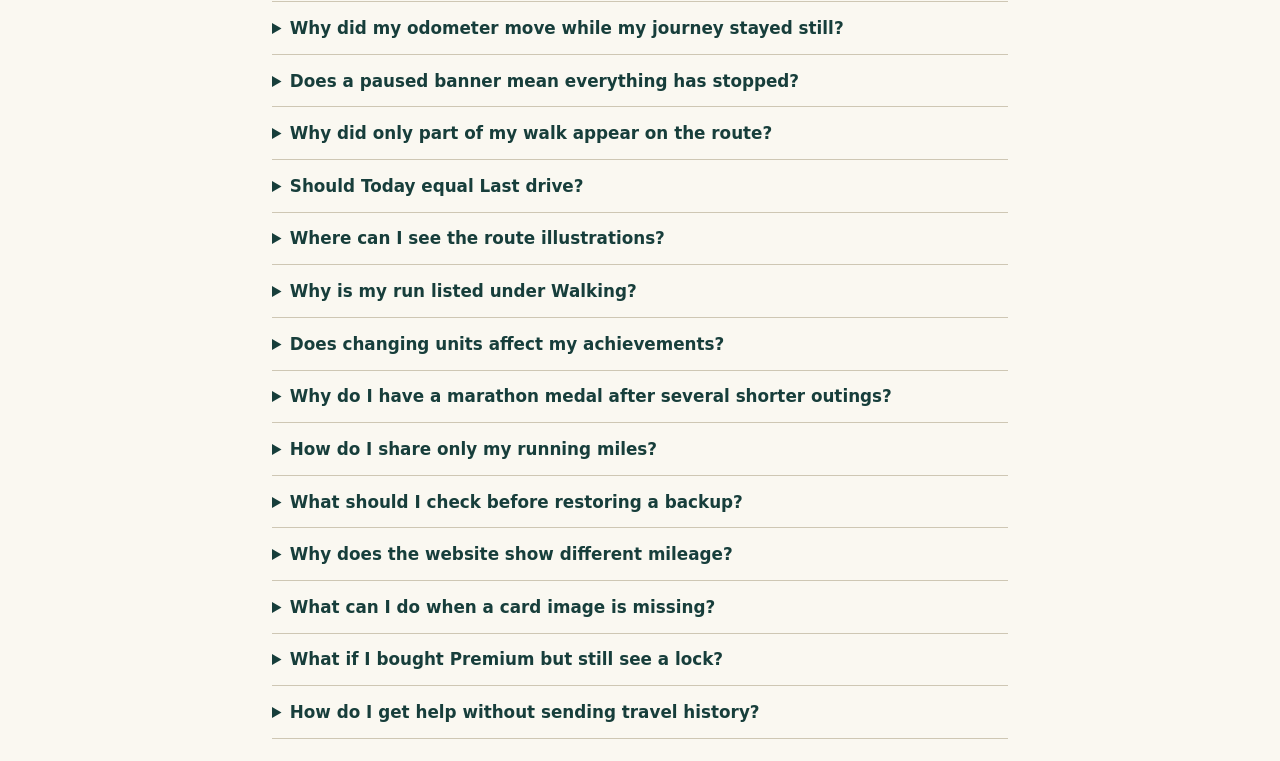
<file: iphone-preview/guide.html>
<!doctype html><html lang="en"><meta charset="utf-8"><meta name="viewport" content="width=device-width,initial-scale=1"><title>iPhone guide · Earth Odometer</title><style>html{color-scheme:light}body{max-width:46rem;margin:auto;padding:1.4rem;background:#faf8f1;color:#173e3b;font:1.05rem/1.55 system-ui}h1,h2{font-family:Georgia,serif;line-height:1.2}h1{font-size:2.3rem}nav{display:grid;gap:.45rem}a{color:#105c59}section{border-top:1px solid #cec7b4;margin-top:1.5rem}li{padding:.24rem 0}ol{padding-left:1.45rem}details{padding:.8rem 0;border-bottom:1px solid #cec7b4}summary{font-weight:650;cursor:pointer}a:focus-visible,summary:focus-visible{outline:3px solid #007a76;outline-offset:3px}</style><main><p>Earth Odometer</p><h1>iPhone guide</h1><nav aria-label="Guide topics"><a href="#topic-0">Get started</a><a href="#topic-1">Record a walk or run</a><a href="#topic-2">Record a drive or bike ride</a><a href="#topic-3">Correct the activity type</a><a href="#topic-4">Pause, resume, and finish a journey</a><a href="#topic-5">Read totals and earn medals</a><a href="#topic-6">Share or save a card</a><a href="#topic-7">Manage membership</a><a href="#topic-8">Back up road progress</a><a href="#topic-9">If mileage is missing</a><a href="#in-person">Follow a route in person</a><a href="#faq">Frequently asked questions</a></nav><section id="topic-0"><h2>Get started</h2><ol><li>Open Journeys. Choose a walking or running journey, open its route details, and tap Start. Repeat with a driving journey if you want to follow both.</li><li>Open Profile &amp; settings → Tracking &amp; permissions. Turn on the types of travel you want to record. Carry your iPhone on your first outing.</li><li>Back on Home, tap Today to check the activity breakdown. Your active journey cards show how much of each route you have covered.</li></ol></section><section id="topic-1"><h2>Record a walk or run</h2><ol><li>Turn on Automatic walking &amp; running tracking and grant Motion &amp; Fitness access when prompted. Walk or run with your iPhone. Open the app regularly to refresh the distance.</li><li>For Health-based distance, turn on Use Apple Health distance and allow Walking + Running Distance. Recording starts when enabled. Earlier fitness history is outside your starting balance.</li><li>To calibrate step-based estimates, turn off the Health distance option, measure 20 natural steps, then divide the total inches by 20. Turn on Use my step length and enter the result. It applies to future steps.</li></ol></section><section id="topic-2"><h2>Record a drive or bike ride</h2><ol><li>While parked, open Tracking &amp; permissions. Turn on Automatic drive tracking or Automatic cycling tracking. Follow the location prompts and enable Always and Precise Location for background detection.</li><li>To record a specific trip yourself, open Record a drive and tap Start drive before leaving and End drive after parking. The Last drive figure describes one trip. Today includes all recorded activities since local midnight.</li><li>For a drive–walk–drive outing, carry the iPhone on each leg. Check Today afterward and compare Driving with your road journey and the sum of Walking and Running with your walking or running journey.</li></ol></section><section id="topic-3"><h2>Correct the activity type</h2><ol><li>Open Tracking &amp; permissions → Correct activity type. Choose the date, the recorded activity, and the intended activity.</li><li>Move all of the distance or enter the portion to reclassify. Tap Save correction. Check the day’s breakdown. Use Undo last correction for this day if needed.</li></ol></section><section id="topic-4"><h2>Pause, resume, and finish a journey</h2><ol><li>Open an active route and tap Pause to save its progress. Starting another route of the same type pauses the previous one. Your other active route can continue.</li><li>Open View paused journeys, select the route and resume it. New matching distance advances it from the saved point.</li><li>At the finish, open your stamp or choose your next journey. Extra distance stays in your travel totals. Tap the × on a Home notice to dismiss it. You can revisit the stamp in Passport.</li></ol></section><section id="topic-5"><h2>Read totals and earn medals</h2><ol><li>Home shows Today, This Year, and your lifetime odometer. Tap Today or This Year for activity details. Open Earth laps for distance around the planet.</li><li>Open Medals to inspect a milestone and its distance. Marathon and similar medals recognize cumulative lifetime mileage across activities. Open Passport for checkpoints and finishes from virtual routes.</li></ol></section><section id="topic-6"><h2>Share or save a card</h2><ol><li>Open the item you want to share. From Today or This Year, choose the full breakdown or one activity. From Medals, open the specific medal first.</li><li>Tap Share, choose Story or Feed, and wait for the image. Select Share image for the iPhone share sheet, or Save image to add it to Photos. Allow photo access if requested.</li><li>Lifetime distance uses the odometer, recaps use the globe, journeys use destination artwork, and medal cards show the selected medal. Change miles or kilometers in Profile &amp; settings.</li></ol></section><section id="topic-7"><h2>Manage membership</h2><ol><li>Each journey category includes its ten shortest routes for free. Open Profile &amp; settings → Membership to see your access.</li><li>Choose Upgrade to Premium to view Apple’s subscription sheet and the price for your storefront. To recover an existing purchase, use Restore Purchases in that sheet with the Apple Account that purchased it.</li><li>With an active subscription, open Membership → Manage subscription to review it.</li></ol></section><section id="topic-8"><h2>Back up road progress</h2><ol><li>Open Profile &amp; settings → Backup &amp; Restore. In the Backup card, choose a backup folder and tap Back Up Now. You can select a folder in iCloud Drive.</li><li>To recover a backup, select Choose backup to restore, inspect its contents, then confirm. Unfinished road journeys resume in a paused state. Walking and running history are excluded.</li></ol></section><section id="topic-9"><h2>If mileage is missing</h2><ol><li>For a walk, check Automatic walking &amp; running tracking and its data source, then tap Refresh walking &amp; running distance. Check whether the iPhone traveled with you.</li><li>For a drive, check location access and Precise Location. Check the day and activity in Travel history. Motorized transit can resemble driving.</li><li>To report a problem, open Profile &amp; settings → Report an Issue. Include the time, activity, expected distance, and the screen where the discrepancy appears. Review any screenshot before sending.</li></ol></section><section id="in-person"><h2>Follow a route in person</h2><ol><li>On an iPhone build with in-person journeys, open Journeys. Under In-person journeys, choose any playable walking or driving journey. Upcoming previews become available once their itinerary is defined. The in-person screen shows the distance along the mapped path, which can differ from the virtual mileage. In the route details, just below the virtual journey controls, tap Walk this route in person or Drive this route in person to preview the mapped path and distance.</li><li>Leave Remind me at the start on for a one-time arrival alert, or turn it off for directions only. Tap Directions to start beneath the map. Allow location and notifications if prompted. On your first tap, choose Google Maps, Apple Maps, or Use iPhone default. Your choice opens directions to the Start marker and is saved for future routes on this iPhone. If you choose Google Maps, directions open directly in the installed app. When the reminder appears near the start, tap it to reopen the route.</li><li>At the marked start, tap the walk or drive button. For a driving route, use the controls when it’s safe. Allow Precise Location and Motion &amp; Fitness. Walking starts walking and running recording, and driving uses the existing drive recorder. One start is enough.</li><li>Follow the marked path in order. The orange marker shows the next GPS check. Motion &amp; Fitness must recognize the matching activity. If GPS drops out, progress stays saved. Use Pause route during a break. After closing and reopening the app, open Passport → In-person stamps → Continue and tap Resume route.</li><li>Complete the final check to earn your dated stamp. Open Passport → In-person stamps and select it to share the “I walked” or “I drove” card. Your virtual journey progress stays separate.</li></ol></section><section id="faq"><h2>Frequently asked questions</h2><details><summary>How does an automatic drive start?</summary><p>With automatic drive tracking enabled, the iPhone looks for several recent GPS readings showing sustained movement. Once it confirms a drive, it includes the qualifying opening segment. If you see driving miles on a day without vehicle travel, report the date and the Driving amount from Travel history. Correct activity type can move real miles between activities and keeps the daily total the same.</p></details><details><summary>When should I use Record a drive?</summary><p>Use it to start and end a specific trip yourself while parked. If automatic drive tracking is already recording, leave it running. Starting Red Rock Canyon Scenic Drive in person also handles drive recording.</p></details><details><summary>How do I choose or change my maps app?</summary><p>Tap Directions to start and pick a maps app. Cancel saves nothing, so you can choose next time. To switch later, open Profile &amp; settings → Preferred maps app and select another option. Selecting a preference here also skips the first-use prompt. Earth Odometer tries the Google Maps app first. If the app cannot open, directions open on the Google Maps website. Use iPhone default follows system navigation where available, with Apple Maps as the fallback.</p></details><details><summary>What triggers the arrival reminder?</summary><p>With Remind me at the start enabled, asking for directions schedules one local iPhone notification near the selected starting point. New directions replace the previous reminder. Starting a route or switching the reminder off cancels it. Delivery timing depends on location and notification settings. You can always return to the route yourself.</p></details><details><summary>Does getting directions start my in-person journey?</summary><p>No. Directions to start opens navigation on your iPhone. To begin verifying checkpoints, return to the route in Earth Odometer and tap the walk or drive button at the Start marker.</p></details><details><summary>Where do I find routes I can walk or drive in person?</summary><p>Open Journeys and look under In-person journeys. Choose the route, then tap the walk or drive button above its illustrated cover. On the website this button explains how to continue on iPhone. In the app it opens the route or shows membership options for a locked journey.</p></details><details><summary>How does an in-person stamp differ from a virtual finish?</summary><p>Virtual journeys use eligible miles wherever you travel. In-person stamps use precise GPS checks along the actual route and motion recognition. Imported miles, a photo, or a visit to the finish alone cannot earn one. Route verification never adds a second copy of your mileage.</p></details><details><summary>What happens if I stop early or lose signal?</summary><p>Completed checks stay on this iPhone. Resume from the next marked point. For a one-way drive, return on a future legal pass if needed. Discard route progress removes the unfinished attempt. Recorded mileage stays in your odometer.</p></details><details><summary>Do I need to be in Boston to walk the Freedom Trail?</summary><p>You can walk anywhere with your iPhone. Your recorded walking and running distance advances the virtual route. Open the route details to read about the real places you pass.</p></details><details><summary>Why did my odometer move while my journey stayed still?</summary><p>Check the activity and the route status. Walking and running advance an active walking or running journey. Driving advances an active road journey. A paused route keeps its saved distance. Cycling and flying can contribute to the odometer without advancing either route.</p></details><details><summary>Does a paused banner mean everything has stopped?</summary><p>Read the route name on the banner and look at the active cards below it. Dismiss the notice with its close button if you want to keep the active routes in view.</p></details><details><summary>Why did only part of my walk appear on the route?</summary><p>If you had 0.2 mi left on a route and recorded 1 mi, the final 0.2 mi completed it. Your daily and lifetime totals include the full mile. Choose another route before your next walk to start earning progress there.</p></details><details><summary>Should Today equal Last drive?</summary><p>Last drive shows one driving session. Today starts at local midnight and includes all recorded modes. Open Today on Home to compare activities from the same day.</p></details><details><summary>Where can I see the route illustrations?</summary><p>Open Journeys and select a route. Its cover introduces the route. Scroll past the description and stamp to see a second illustrated view.</p></details><details><summary>Why is my run listed under Walking?</summary><p>The iPhone groups short or uncertain segments with walking. In Tracking & permissions, open Correct activity type, select the day, and move the running portion to Running.</p></details><details><summary>Does changing units affect my achievements?</summary><p>Changing the display to kilometers converts distances on your dashboard and cards. The original medal keeps its milestone name and artwork.</p></details><details><summary>Why do I have a marathon medal after several shorter outings?</summary><p>The medal recognizes cumulative travel. Open the medal to see its threshold. Your virtual journey finish stamps record a different achievement.</p></details><details><summary>How do I share only my running miles?</summary><p>Tap Today or This Year, open its share card, and choose Running under Miles to share. Check the preview, choose Story or Feed, and tap Share image.</p></details><details><summary>What should I check before restoring a backup?</summary><p>Look at its date and the contents shown in the restore preview. It covers driving history, road journey progress, and distance units. Unfinished road routes return paused. Keep your existing backup until you have checked the restored totals.</p></details><details><summary>Why does the website show different mileage?</summary><p>The website uses sample travel. For your personal totals and earned items, open the installed app. A sample card identifies itself in its footer.</p></details><details><summary>What can I do when a card image is missing?</summary><p>Reopen the medal, journey, or recap and open Share again. Tap Try again if the artwork fails. If it repeats, report the exact item, Story or Feed format, your app build, and a screenshot.</p></details><details><summary>What if I bought Premium but still see a lock?</summary><p>Open Membership with the purchasing Apple Account. In the upgrade sheet, select Restore Purchases. Reopen Journeys after membership updates. In TestFlight, turn Preview Premium off when checking a sandbox purchase.</p></details><details><summary>How do I get help without sending travel history?</summary><p>Open Profile &amp; settings → Report an Issue and use the What happened? card to describe the screen, action, and unexpected result. A screenshot is optional. Review the draft and remove any information you prefer to keep private before sending.</p></details></section></main></html>
</file>
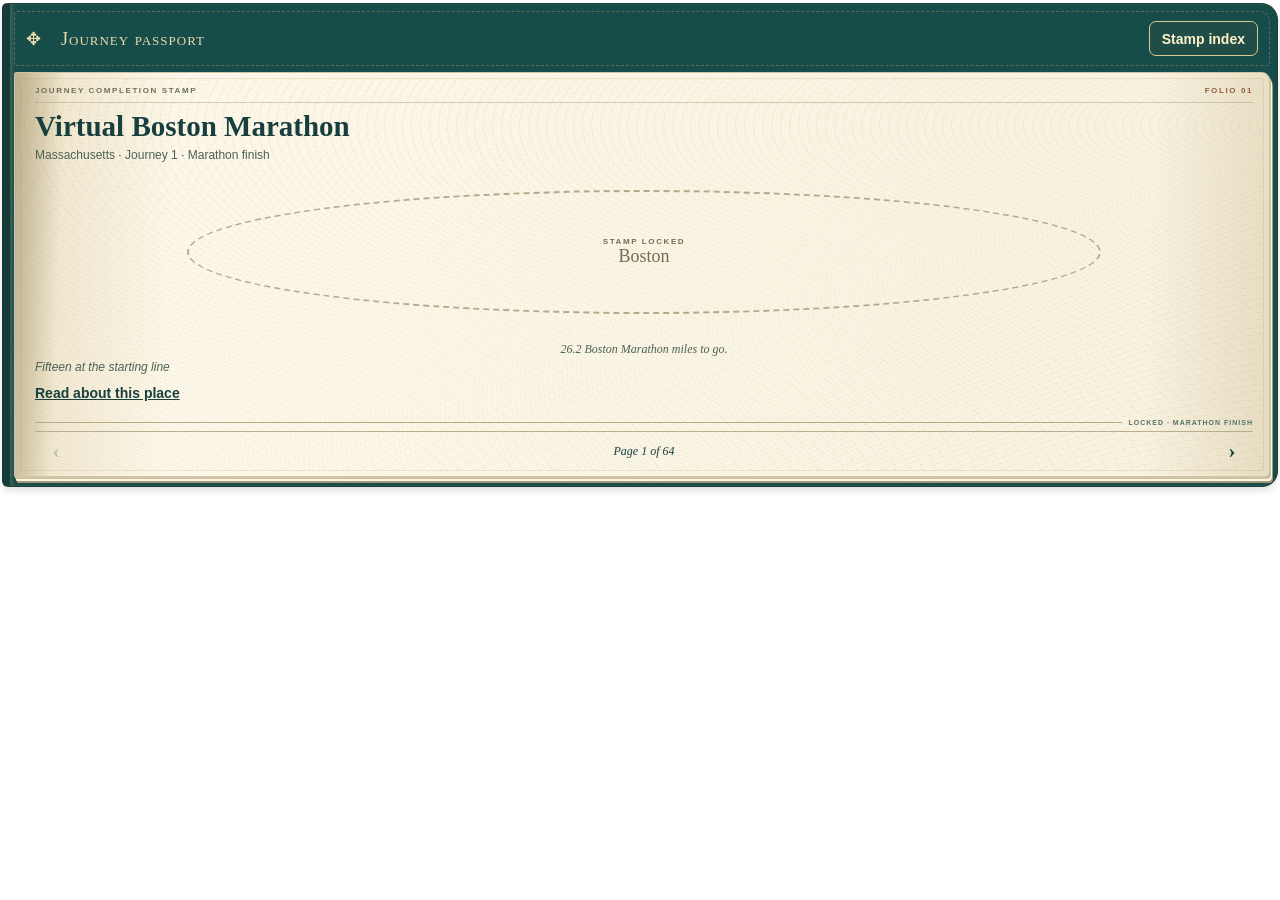
<file: iphone-preview/passport/book.html>
<!doctype html><html lang="en"><head><meta charset="utf-8"><meta name="viewport" content="width=device-width,initial-scale=1"><title>Journey passport</title>
<link rel="stylesheet" href="book.css"><link rel="stylesheet" href="field-notes.css"></head><body><section class="book" aria-label="Virtual journey passport"><header class="binding"><b>✥　Journey passport</b><button id="index-toggle" aria-controls="stamp-index" aria-expanded="false">Stamp index</button></header><section class="leaf index-panel" id="stamp-index" hidden aria-label="Stamp index">
<div class="folio"><span>Journey passport</span><b>Contents</b></div><h2>Stamp index</h2>
<label for="stamp-search">Find a stamp</label><input id="stamp-search" type="search" placeholder="City, state, or journey">
<label for="stamp-filter">Show</label><select id="stamp-filter"><option value="all">All stamps</option><option value="earned">Earned</option><option value="upcoming">Upcoming</option></select>
<p id="match-count" aria-live="polite"></p><div id="stamp-results"></div></section><article class="leaf" id="leaf" tabindex="-1"></article></section><script src="../journeys/freedom-map.js"></script><script src="../journeys/appalachian-map.js"></script><script src="../journeys/coastal-park-maps.js"></script><script src="../journeys/catalog.js"></script><script src="../journeys/guides.js"></script><script src="stops.js"></script><script src="field-notes.js"></script><script src="checkpoint-map.js"></script><script src="completed-map.js"></script><script src="imprint.js"></script><script>
const sampleBook=new URLSearchParams(location.search).get('demo')==='1';
if(sampleBook){
 const sampleCities=['Boston','Chicago','St. Louis','Santa Monica','Bellagio Fountains'];
 const samples=sampleCities.map(city=>stops.find(s=>s.city===city)).filter(Boolean);
 stops.splice(0,stops.length,...samples);
 document.querySelector('.binding b').textContent='✥　Sample passport';
 document.querySelector('#stamp-filter').innerHTML='<option value="all">Sample stamps</option>';
}
const distance=Math.max(0,Number(new URLSearchParams(location.search).get('mi')??842)||0);
let progress={};
try{progress=JSON.parse(new URLSearchParams(location.search).get('progress')||'{}')}catch{}
function stopProgress(s){return Math.max(0,Number(progress[s.completed?'boston':s.journey||'route66'])||0)}
function stopEarned(s){return sampleBook||stampEarned(s,progress)}
const activeJourney=new URLSearchParams(location.search).get('active')||'';
let pausedJourneys=[];
try{pausedJourneys=JSON.parse(new URLSearchParams(location.search).get('paused')||'[]')}catch{}
// Keep catalog indices for sharing after sorting the book for this reader.
const catalogOrder=stops.slice();
if(!sampleBook){
 const rank=s=>stopEarned(s)?(s.finish||s.completed?0:1):2;
 stops.sort((a,b)=>rank(a)-rank(b));
}
let page=0, detail=false;
const leaf=document.querySelector('#leaf');
const indexPanel=document.querySelector('#stamp-index');
const toggle=document.querySelector('#index-toggle');
const search=document.querySelector('#stamp-search');
const filter=document.querySelector('#stamp-filter');
const bookmarkKey=sampleBook?'earth-odometer.passport.sample-stamp':'earth-odometer.passport.last-stamp';
if(!sampleBook && stops.some(stopEarned))filter.value='earned';
function stampKey(stop){return (stop.journey||(stop.completed?'boston-marathon':'route66'))+'/'+stop.city;}
try{
 const saved=sessionStorage.getItem(bookmarkKey);
 const restored=stops.findIndex(s=>stampKey(s)===saved);
 if(restored>=0 && (sampleBook || !stops.some(stopEarned) || stopEarned(stops[restored])))page=restored;
}catch{ /* The book still works when storage is unavailable. */ }
function showPage(next){
 if(next<0||next>=stops.length)return;
 const direction=next-page;
 page=next;detail=false;
 try{sessionStorage.setItem(bookmarkKey,stampKey(stops[page]));}catch{}
 indexPanel.hidden=true;leaf.hidden=false;
 toggle.textContent='Stamp index';toggle.setAttribute('aria-expanded','false');
 draw(direction);leaf.focus({preventScroll:true});
}
function renderIndex(){
 const needle=search.value.trim().toLowerCase().replaceAll('.','');
 const results=document.querySelector('#stamp-results');
 results.replaceChildren();
 let group='',count=0;
 stops.forEach((s,i)=>{
  const journey=s.journey?extraJourneys[s.journey].name:s.completed?'Virtual Boston Marathon':'Route 66';
  const earned=stopEarned(s);
  const words=(s.city+' '+s.state+' '+journey).toLowerCase().replaceAll('.','');
  if(!words.includes(needle)||(filter.value==='earned'&&!earned)||(filter.value==='upcoming'&&earned))return;
  if(group!==journey){
   group=journey;
   const title=document.createElement('h3');title.textContent=journey;results.append(title);
  }
  const row=document.createElement('button');row.type='button';row.dataset.page=i;
  const state=sampleBook?'Sample':!earned?'Upcoming':s.completed||s.finish?'Completed':s.end?'Reached':'Started';
  row.innerHTML=`<b>${s.city}</b><small>${state} · Page ${i+1}</small><span aria-hidden="true">›</span>`;
  results.append(row);count++;
 });
 document.querySelector('#match-count').textContent=count?count+' matching '+(count===1?'stamp':'stamps'):'No matching stamps. Try another place or filter.';
}
toggle.onclick=()=>{
 if(!indexPanel.hidden){showPage(page);return;}
 leaf.hidden=true;indexPanel.hidden=false;renderIndex();
 toggle.textContent='Back to page';toggle.setAttribute('aria-expanded','true');search.focus({preventScroll:true});
};
search.oninput=renderIndex;filter.onchange=renderIndex;
indexPanel.onclick=e=>{const row=e.target.closest('[data-page]');if(row)showPage(Number(row.dataset.page));};

function routeMap(s){
 if(s.journey)return '<div class="city-atlas"><img src="../assets/'+s.image+'.jpg" alt="'+s.city+' journey illustration">'+journeyRouteMap(extraJourneys[s.journey],s.mile)+'</div>';
 if(s.finish)return completedRoute66Map('../assets/');
 if(s.completed)return completedBostonMap('../assets/');
 return '<div class="city-atlas"><img src="../assets/'+s.image+'.jpg" alt="'+s.city+' illustrated skyline">'+checkpointMap(s)+'</div>';
}
function coverNote(stop, journey){
 const title=fieldNotes[stop.city]?.title || journey?.note?.title;
 return title?'<p class="caption"><i>'+title+'</i></p>':'';
}
function newJourneyPage(s,earned){
 const d=extraJourneys[s.journey],number=String(page+1).padStart(2,'0');
 const remaining=Math.max(0,s.mile-stopProgress(s)).toLocaleString('en-US',{maximumFractionDigits:1});
 const label=s.finish?'Journey finish':'Checkpoint';
 const stamp=earned?'<button class="stamp" data-open aria-label="View '+s.city+' route map">'+passportImprint(s.city,'../assets/'+s.image+'.jpg',s.finish?'JOURNEY FINISH':'CHECKPOINT')+'</button>':'<div class="lock"><small>Stamp locked</small><b>'+s.city+'</b></div>';
 return '<div class="folio"><span>'+label+' stamp</span><b>Folio '+number+'</b></div><div class="field-heading"><h2>'+s.city+'</h2>'+inkMark(earned?(s.finish?'Completed':'Reached'):'')+'</div><p class="caption">'+d.name+' · Virtual mile '+s.mile.toLocaleString()+'</p>'+
 (detail?routeMap(s)+'<p class="map-copy">'+d.name+' · '+label+' reached at '+s.mile.toLocaleString()+' mi</p><button class="action" data-close>← Back to stamp</button>':'<div class="plate">'+stamp+'</div><p class="hint">'+(earned?'Earned on '+d.name+'. Tap the stamp to see the route.':remaining+' journey miles to go. '+(activeJourney.split(',').includes(s.journey)?'Your new miles count toward this checkpoint.':pausedJourneys.includes(s.journey)?'This journey is paused. Resume it from Journeys to keep earning stamps.':activeJourney?'Choose this route in Journeys to begin.':'Start this route from Journeys to begin earning stamps.'))+'</p>')+
 (earned&&!sampleBook?'<button class="action" data-share-stamp>Share '+(s.finish?'journey':'checkpoint')+'</button>':'')+(detail?(fieldNote(s.city)||journeyFieldNote(d)):coverNote(s,d))+
 '<div class="folio-nav"><button data-step="-1" aria-label="Previous passport page">‹</button><span aria-live="polite">Page '+(page+1)+' of '+stops.length+'</span><button data-step="1" aria-label="Next passport page" '+(page===stops.length-1?'disabled':'')+'>›</button></div>';
}
function draw(direction){
 const s=stops[page],earned=stopEarned(s);
 const number=String(page+1).padStart(2,'0');
 const route=s.completed?'Journey 1 · Marathon finish':'Journey 2 · Route 66';
 const label=s.completed?(sampleBook?'View sample Boston stamp map':'View earned Boston stamp map'):'View '+s.city+' route map';
 const stamp=earned?`<button class="stamp" data-open aria-label="${label}">${passportImprint(s.city,'../assets/'+s.image+'.jpg',s.completed?'MARATHON FINISH':'US ROUTE 66')}</button>`:'<div class="lock"><small>Stamp locked</small><b>'+s.city+'</b></div>';
 const mapLabel=s.completed?'Virtual Boston Marathon completed · 26.2 mi':(s.finish?'Route 66 completed · Chicago to Santa Monica · 2,448 mi':s.end?'From Chicago to '+s.city+' · Mile '+s.mile:'Chicago · Starting point of Route 66');
 leaf.innerHTML=s.journey?newJourneyPage(s,earned):`<div class="folio"><span>${s.completed||s.finish&&earned?'Journey completion stamp':earned?(s.end?'Earned checkpoint stamp':'Journey start stamp'):'Upcoming checkpoint stamp'}</span><b>Folio ${number}</b></div><div class="field-heading"><h2>${s.completed?'Virtual Boston Marathon':s.city}</h2>${inkMark(earned?(s.completed||s.finish?"Completed":s.end?"Reached":"Started"):"")}</div><p class="caption">${s.state} · ${route}</p>`+
 (detail?routeMap(s)+'<p class="map-copy">'+mapLabel+'</p><button class="action" data-close>← Back to stamp</button>':
 '<div class="plate">'+stamp+'</div><p class="hint">'+(earned?(s.completed?'You completed 26.2 virtual miles. Choose your next journey from Journeys.':s.finish?'You finished the 2,448-mile virtual Route 66 journey in Santa Monica.':s.end?'Earned at mile '+s.mile+' of Route 66.':'Mile zero of Route 66. From Chicago, the first destination stamp is St. Louis.'):(s.completed?Math.max(0,s.mile-stopProgress(s)).toLocaleString()+' Boston Marathon miles to go.':!Object.hasOwn(progress,'route66')?'Start Route 66 from Journeys to earn this stamp.':Math.max(0,Math.ceil(s.mile-stopProgress(s)))+' Route 66 miles to go.'))+(earned?' Tap the stamp to see its route.':'')+'</p>')+
 (earned&&!sampleBook?'<button class="action" data-share-stamp>Share '+(s.completed||s.finish?'journey':'checkpoint')+'</button>':'')+(detail?fieldNote(s.city):coverNote(s))+`<div class="registry">${s.completed?(earned?'COMPLETED · VIRTUAL JOURNEY':'LOCKED · MARATHON FINISH'):(s.finish?'ROUTE FINISH':s.mile===0?'ROUTE START':'CHECKPOINT '+String(page-1).padStart(2,'0'))+'　/　MILE '+s.mile}</div>
 <div class="folio-nav"><button data-step="-1" aria-label="Previous passport page" ${!page?'disabled':''}>‹</button><span aria-live="polite">Page ${page+1} of ${stops.length}</span><button data-step="1" aria-label="Next passport page" ${page===stops.length-1?'disabled':''}>›</button></div>`;
 if(detail&&!earned){const caption=leaf.querySelector('.map-copy');if(caption)caption.textContent='Route preview · Virtual mile '+s.mile.toLocaleString();}
 const journeyKey=s.completed?'boston':s.journey||'route66';
 const footer=leaf.querySelector('.registry')||leaf.querySelector('.folio-nav');
 if(!earned&&!detail) footer.insertAdjacentHTML('beforebegin','<button class="action" data-open>Read about this place</button>');
 if(detail) footer.insertAdjacentHTML('beforebegin',journeyGuide(journeyKey));
 window.scrollTo(0,0);
 if(sampleBook){
  leaf.querySelector('.folio span').textContent='Sample stamp · Preview only';
  const status=leaf.querySelector('.field-heading');
  status.innerHTML='<h2>'+(s.completed?'Virtual Boston Marathon':s.city)+'</h2>'+inkMark('Sample');
  const hint=leaf.querySelector('.hint');
  if(hint)hint.textContent='A preview of the stamp you can earn on this virtual journey. Tap to explore its route.';
  const registry=leaf.querySelector('.registry');
  if(registry)registry.textContent='SAMPLE · NOT YET EARNED';
  const mapCopy=leaf.querySelector('.map-copy');
  if(mapCopy)mapCopy.textContent='Sample route preview · '+s.city+' · Virtual mile '+s.mile.toLocaleString();
  leaf.querySelector('[data-step="-1"]').disabled=page===0;
 }
 leaf.className='leaf';if(direction){void leaf.offsetWidth;leaf.classList.add(direction>0?'turn':'back')}
}
function turn(d){showPage(page+d)}
leaf.onclick=e=>{const b=e.target.closest('button');if(!b)return;if(b.hasAttribute('data-share-stamp')){if(sampleBook)return;parent.postMessage({shareStamp:catalogOrder.indexOf(stops[page])},'*');return}if(b.dataset.step)turn(Number(b.dataset.step));else{detail=b.hasAttribute('data-open');draw();leaf.querySelector(detail?'[data-close]':'[data-open]')?.focus({preventScroll:true})}};
let start;leaf.addEventListener('touchstart',e=>{start=e.touches[0]},{passive:true});leaf.addEventListener('touchend',e=>{if(!start)return;const dx=e.changedTouches[0].clientX-start.clientX,dy=e.changedTouches[0].clientY-start.clientY;if(Math.abs(dx)>55&&Math.abs(dx)>1.5*Math.abs(dy))turn(dx<0?1:-1);start=null});
document.onkeydown=e=>{if(!indexPanel.hidden){if(e.key==='Escape')showPage(page);return}if(e.key==='ArrowRight'||e.key==='ArrowLeft'){e.preventDefault();turn(e.key==='ArrowRight'?1:-1)}};draw();
</script><script src="units.js"></script></body></html>
</file>
<file: styles.css>
:root{--ink:#09242c;--dark:#071c23;--dark2:#0b2932;--muted:#65757a;--mint:#8de8c8;--mint-strong:#46c6aa;--cream:#f6f8f5;--line:#dfe9e5;--sans:"DM Sans",sans-serif;--display:"Manrope",sans-serif}*{box-sizing:border-box}html{scroll-behavior:smooth;scroll-padding-top:85px}body{margin:0;color:var(--ink);font-family:var(--sans);background:#fff;-webkit-font-smoothing:antialiased}button,input,select{font:inherit}button,a{-webkit-tap-highlight-color:transparent}button{cursor:pointer}a{color:inherit;text-decoration:none}button:focus-visible,a:focus-visible,input:focus-visible,select:focus-visible{outline:3px solid #5be1b7;outline-offset:4px}svg{max-width:100%}.container{max-width:1216px;padding:0 32px;margin:auto}.skip-link{position:absolute;left:10px;top:-80px;background:white;padding:12px;z-index:100}.skip-link:focus{top:10px}.site-header{background:#071c23;position:sticky;top:0;z-index:50;border-bottom:1px solid rgba(255,255,255,.1)}.nav-wrap{height:78px;display:flex;align-items:center;justify-content:space-between;gap:25px}.brand{display:inline-flex;align-items:center;gap:10px;color:#f7fffb;font-family:var(--display);font-weight:800;letter-spacing:-1.2px;font-size:21px;white-space:nowrap}.brand-icon{width:32px;height:32px;display:grid;place-items:center;color:var(--mint);font-size:34px}.brand-icon svg{width:31px}.brand-accent{color:var(--mint)}.brand-dot{color:var(--mint)}.desktop-nav{display:flex;gap:34px;font-size:13px;font-weight:600;color:#d1dfdb}.desktop-nav a:hover{color:var(--mint)}.nav-cta{border:1px solid #50746e;color:#effff8;border-radius:100px;padding:12px 20px;font-size:12px;font-weight:700;white-space:nowrap;transition:.2s}.nav-cta:hover{background:#173f42}.nav-cta span{margin-left:10px;color:var(--mint)}.mobile-toggle{display:none;border:0;background:transparent;padding:12px}.mobile-toggle span{display:block;width:23px;height:2px;background:white;margin:4px}.mobile-nav{background:#0b2932;padding:10px 32px 22px}.mobile-nav a{display:block;color:white;padding:12px 0}.section-dark{background:#071c23;color:#fff}.hero{position:relative;overflow:hidden;isolation:isolate}.hero-grid{min-height:660px;display:grid;grid-template-columns:1.02fr 1fr;align-items:center;gap:30px;position:relative;z-index:2}.hero-copy{padding:65px 0 80px}.eyebrow,.section-kicker{display:inline-flex;align-items:center;gap:11px;color:var(--mint);font-size:11px;font-weight:800;letter-spacing:2.1px}.status-pulse{width:7px;height:7px;border-radius:50%;background:#b6f3b0;box-shadow:0 0 0 5px #a9f1b21a}.hero h1{font-family:var(--display);font-size:clamp(49px,5.2vw,76px);letter-spacing:-4.8px;line-height:1.15;margin:24px 0}.gradient-text{background:linear-gradient(95deg,#c6f5d6,#5fd2b9);color:transparent;background-clip:text}.hero-description{max-width:465px;font-size:16px;line-height:1.9;color:#afc3c1}.hero-actions{display:flex;gap:12px;flex-wrap:wrap;margin:34px 0 38px}.button{display:inline-flex;align-items:center;justify-content:center;gap:15px;min-height:49px;padding:13px 23px;border-radius:7px;font-size:12px;font-weight:800;border:1px solid transparent;transition:transform .2s,background .2s;white-space:nowrap}.button:hover{transform:translateY(-2px)}.button-primary{background:var(--mint);color:#0b2c2d}.button-primary:hover{background:#b4f8df}.button-outline{border-color:#58726f;color:#f1fffb;background:transparent}.button-outline:hover{background:#173c40}.hero-trust{display:flex;gap:23px;flex-wrap:wrap;color:#a8c0bd;font-size:11px}.check{color:var(--mint);font-weight:800;margin-right:5px}.hero-glow{position:absolute;pointer-events:none;filter:blur(90px);border-radius:50%;opacity:.55}.hero-glow-one{background:#165b62;width:420px;height:400px;right:12%;top:8%}.hero-glow-two{background:#1d5e51;width:300px;height:260px;right:0;bottom:0}.hero-art{height:575px;position:relative;display:grid;place-items:center}.orbit{position:absolute;border:1px solid #6bc7ad26;border-radius:50%;aspect-ratio:1}.orbit-outer{width:100%;max-width:570px}.orbit-middle{width:86%;max-width:485px;border-style:dashed;animation:spin 80s linear infinite}.orbit-inner{width:73%;max-width:415px}.hero-globe{width:75%;max-width:430px;filter:drop-shadow(0 20px 55px #40c6a631);animation:float 9s ease-in-out infinite}.hero-globe svg{width:100%}.orbit-dot{position:absolute;width:9px;height:9px;border-radius:50%;background:var(--mint);box-shadow:0 0 20px var(--mint)}.dot-one{top:15%;right:17%}.dot-two{bottom:18%;left:12%;width:5px;height:5px}.floating-stat{position:absolute;background:#10313aeb;backdrop-filter:blur(18px);border:1px solid #4a847b66;border-radius:10px;display:flex;align-items:center;gap:12px;padding:14px 18px;box-shadow:0 18px 40px #0005}.floating-stat-top{top:13%;left:0}.floating-stat-bottom{bottom:17%;right:-2%}.floating-stat small{display:block;font-size:9px;letter-spacing:1px;color:#9dbbb8;margin-bottom:4px}.floating-stat strong{font-family:var(--display);font-size:17px}.floating-stat strong span{font-size:11px;color:#9dbbb8}.stat-icon{font-size:24px;color:var(--mint)}.stat-icon-mint{background:#6bcab226;padding:5px;border-radius:7px}.hero-art-caption{position:absolute;bottom:8%;font-size:11px;color:#90b3ac;letter-spacing:.3px}.hero-bottom-line{height:1px;background:#ffffff12}.facts-strip{background:#0b2730;color:#fff}.facts-grid{display:grid;grid-template-columns:repeat(4,1fr);padding-top:32px;padding-bottom:32px}.facts-grid>div{padding:0 24px;border-right:1px solid #ffffff1b}.facts-grid>div:first-child{padding-left:0}.facts-grid>div:last-child{border:0}.facts-grid strong{font-family:var(--display);font-size:28px;letter-spacing:-1px;display:block}.facts-grid strong span{font-size:13px;color:var(--mint)}.facts-grid>div>span{font-size:11px;color:#a4bbb8;display:block;margin-top:4px}.section{padding:112px 0}.section-heading h2{font-family:var(--display);font-size:clamp(36px,4.2vw,57px);line-height:1.18;letter-spacing:-2.9px;margin:17px 0 18px}.muted-heading{color:#7d9b95}.section-heading p{font-size:15px;line-height:1.85;color:#667e7b;max-width:530px}.section-heading.center{text-align:center}.section-heading.center p{margin:0 auto}.section-kicker{color:#268e79}.how-section{background:#f7faf7}.steps-grid{display:grid;grid-template-columns:repeat(3,1fr);gap:20px;margin-top:55px}.step-card{background:white;border:1px solid #e1ebe7;border-radius:14px;padding:29px;min-height:270px}.step-number{font-family:var(--display);font-weight:800;font-size:12px;color:#85aaa1}.step-icon{margin:26px 0 20px;font-size:34px;color:#2eaa8e}.step-card h3{font-family:var(--display);font-size:21px;letter-spacing:-.7px;margin:0 0 12px}.step-card p{color:#70837f;font-size:13px;line-height:1.8;margin:0}.section-footnote{text-align:center;font-size:11px;color:#859a95;margin:24px auto 0;max-width:720px;line-height:1.7}.features-section{background:white}.split-heading{display:flex;justify-content:space-between;align-items:end;gap:40px}.split-heading>p{max-width:360px}.feature-grid{display:grid;grid-template-columns:1fr 1fr;gap:20px;margin-top:48px}.feature-card{background:#f3f7f5;border:1px solid #e4eeea;border-radius:16px;padding:36px;min-height:345px;overflow:hidden;position:relative}.feature-card h3{font-family:var(--display);font-size:30px;letter-spacing:-1.5px;line-height:1.23;margin:16px 0}.feature-card p{max-width:300px;font-size:13px;line-height:1.8;color:#69817b}.feature-label{font-size:10px;letter-spacing:1.6px;font-weight:800;color:#248b78}.feature-wide{grid-column:span 2;min-height:330px;display:flex;align-items:center;justify-content:space-between;gap:30px;background:#0b2b34;color:#fff;border-color:#0b2b34}.feature-wide p{color:#abc8c2}.feature-wide h3{font-size:39px}.progress-art{min-width:340px;text-align:center}.progress-orbit{width:230px;height:230px;margin:auto;border-radius:50%;background:conic-gradient(#91e8c7 0 74%,#254951 74% 100%);padding:15px;box-shadow:0 0 0 15px #ffffff07}.progress-core{background:#0b2b34;width:100%;height:100%;border-radius:50%;display:flex;flex-direction:column;justify-content:center;align-items:center}.progress-core>span{color:#b4d4cb;font-size:10px;letter-spacing:2px}.progress-core strong{font-family:var(--display);font-size:60px;letter-spacing:-4px}.progress-core strong span{font-size:27px}.progress-core small{color:#89aaa2;font-size:10px}.progress-legend{display:flex;gap:20px;justify-content:center;font-size:10px;color:#a9c8be;margin-top:20px}.feature-journeys{background:#e9f3ef}.journey-illustration{background:#fff;border:1px solid #d3e7df;border-radius:12px;padding:22px;margin-top:28px}.journey-city{font-weight:800;font-size:11px;letter-spacing:1px;display:flex;justify-content:space-between}.journey-city span{color:#40ad8d}.journey-line{height:7px;background:#dcece7;border-radius:8px;position:relative;margin:22px 0 10px}.journey-line-fill{display:block;background:#58c5a5;width:68%;height:100%;border-radius:8px}.journey-marker{position:absolute;left:68%;top:50%;transform:translate(-50%,-50%);border-radius:50%;background:#0b373c;color:#b4f8d9;padding:7px}.journey-legend{display:flex;justify-content:space-between;color:#76968a;font-size:10px}.feature-medals{display:flex;gap:18px;justify-content:center;margin-top:34px}.decor-medal{width:86px;height:86px;border-radius:50%;display:flex;flex-direction:column;align-items:center;justify-content:center;font-size:30px;font-weight:900;border:6px double #ffffff77;box-shadow:0 8px 20px #19372a25}.decor-medal small{font-size:10px}.bronze{background:linear-gradient(140deg,#b67751,#e2b388);color:#5d2d1e}.silver{background:linear-gradient(140deg,#a5c1c5,#ecf4ed);color:#527479}.gold{background:linear-gradient(140deg,#d7b85d,#fff1b4);color:#6d571f}.transport-row{display:flex;align-items:center;gap:28px;justify-content:space-between;margin-top:34px;border-top:1px solid #e3eeea;padding-top:30px}.transport-row>span{font-size:10px;font-weight:800;letter-spacing:1.3px;color:#718a82;white-space:nowrap}.transport-row>div{display:flex;gap:15px;flex-wrap:wrap;font-size:12px;color:#466b62}.demo-section{background:#edf4f1}.demo-intro{margin-bottom:38px}.demo-notice{display:flex;align-items:center;gap:12px;flex-wrap:wrap;border:1px solid #c7ded5;background:#e4f1eb;border-radius:9px;padding:12px 18px;margin-bottom:18px;font-size:11px;color:#527568}.demo-notice strong{font-size:10px;letter-spacing:1px;color:#2c7664}.demo-notice-dot{height:8px;width:8px;border-radius:50%;background:#40b89a}.demo-shell{display:grid;grid-template-columns:214px minmax(0,1fr);background:#f8fbfa;border:1px solid #d8e8e2;border-radius:16px;overflow:hidden;box-shadow:0 24px 80px #173f3720;min-height:770px}.demo-sidebar{background:#0b2932;color:white;padding:26px 14px;display:flex;flex-direction:column}.demo-logo{display:flex;align-items:center;gap:10px;padding:5px 14px 46px;font-size:12px;letter-spacing:1.3px;line-height:1.4}.mini-brand{color:#a4eed2;font-size:35px}.demo-logo b{color:#95e7c7}.demo-sidebar-label{font-size:9px;letter-spacing:1.8px;color:#648b88;padding:0 14px 16px}.demo-nav{display:flex;flex-direction:column;gap:5px}.demo-tab{border:0;background:transparent;color:#9ebbb5;padding:13px 16px;text-align:left;font-size:12px;border-radius:7px;display:flex;gap:12px;align-items:center}.demo-tab span{font-size:18px}.demo-tab:hover{background:#1a4447}.demo-tab.active{background:#1d4948;color:#c7ffe5;font-weight:700}.demo-sidebar-bottom{margin-top:auto;border-top:1px solid #ffffff18;padding:20px 10px 0;display:flex;align-items:center;gap:9px}.sample-avatar{width:32px;height:32px;background:#336c62;border-radius:50%;display:grid;place-items:center;color:#c6fbe2;font-size:10px;font-weight:800}.demo-sidebar-bottom strong{font-size:11px;display:block}.demo-sidebar-bottom span{font-size:10px;color:#82a7a1}.demo-main{min-width:0}.demo-toolbar{display:flex;align-items:center;justify-content:space-between;gap:12px;border-bottom:1px solid #e1eae6;padding:19px 30px;font-size:10px;font-weight:800;letter-spacing:1.2px;color:#56766f}.demo-toolbar>span{display:flex;align-items:center;gap:8px;flex-wrap:wrap}.live-dot{width:6px;height:6px;background:#4cbd9c;border-radius:50%}.sample-tag{border:1px solid #beddd0;border-radius:3px;padding:3px 5px;color:#4d9c7f}.demo-toolbar-actions{display:flex;gap:12px;flex-wrap:wrap}.text-action{border:0;background:none;font-size:10px;font-weight:800;color:#268d76;text-decoration:underline;text-underline-offset:3px;padding:4px}.text-action:hover{color:#0c524b}.demo-panel{padding:31px 30px 35px}.demo-panel[hidden]{display:none!important}.demo-greeting{display:flex;justify-content:space-between;align-items:end;gap:12px;margin-bottom:24px}.overline{font-size:9px;font-weight:800;letter-spacing:1.8px;color:#6c9185}.demo-greeting h3,.panel-heading h3{font-family:var(--display);font-size:clamp(30px,3.1vw,43px);line-height:1.16;letter-spacing:-2px;margin:9px 0 0}.mint-dot{color:#38ba9d}.demo-date{font-size:9px;color:#96aca3;letter-spacing:1px}.dashboard-grid{display:grid;grid-template-columns:repeat(3,minmax(0,1fr));gap:13px}.lifetime-card,.earth-card,.mini-metric{border:1px solid #e0eae6;background:white;border-radius:11px;padding:21px;min-width:0}.lifetime-card{grid-column:span 2;position:relative;overflow:hidden;background:#0d333b;color:white;min-height:183px}.metric-label{font-size:9px;letter-spacing:1.1px;font-weight:800;color:#819f97}.lifetime-card .metric-label{color:#a4c6bc}.lifetime-number{font-family:var(--display);font-size:clamp(30px,3.5vw,48px);letter-spacing:-2.8px;font-weight:800;margin:19px 0 12px;position:relative;z-index:1;white-space:nowrap}.lifetime-number>span:last-child{font-size:17px;color:#a3dfc8;letter-spacing:0;margin-left:7px}.lifetime-foot{font-size:11px;color:#a5c9be}.metric-arrow{color:#a7efce;font-size:18px;margin-right:4px}.lifetime-decor{position:absolute;right:20px;bottom:-80px;color:#ffffff08;font-size:240px;font-weight:900;pointer-events:none}.earth-card{grid-row:span 2;display:flex;flex-direction:column;align-items:center}.earth-card-top{display:flex;justify-content:space-between;gap:10px;width:100%}.earth-percent{font-size:12px;color:#178e78;font-weight:800}.earth-gauge{width:min(170px,100%);aspect-ratio:1;border-radius:50%;background:conic-gradient(#56c8aa var(--earth-progress,74%),#e0eee8 0);padding:10px;margin:auto;display:grid;place-items:center}.earth-gauge-inner{background:white;border-radius:50%;width:100%;height:100%;display:grid;place-items:center;position:relative}.earth-gauge-inner svg{width:78%;opacity:.85}.earth-gauge-inner>span{position:absolute;background:#fffdf7dc;border-radius:8px;padding:5px;font-weight:800;color:#276c63;font-size:17px}.earth-gauge-inner small{font-size:10px}.earth-card-bottom{text-align:center;font-size:10px;color:#68857b}.mini-metric{min-height:112px}.mini-metric strong{display:block;font-family:var(--display);font-size:26px;letter-spacing:-1px;margin:10px 0 3px}.mini-metric strong small{font-size:12px;color:#7a9a8f}.mini-caption{font-size:10px;color:#7e998f}.moon-metric{grid-column:span 1}.mini-progress{background:#e3f0ea;height:6px;border-radius:6px;overflow:hidden;margin-top:14px}.mini-progress span{display:block;height:100%;background:#49bca0;border-radius:6px;max-width:100%}.dashboard-lower{display:grid;grid-template-columns:1.15fr 1fr;gap:13px;margin-top:13px}.dashboard-module{background:#fff;border:1px solid #e0eae6;border-radius:11px;padding:21px}.module-head{display:flex;justify-content:space-between;align-items:center;gap:10px}.module-head h4{font-family:var(--display);font-size:16px;letter-spacing:-.5px;margin:7px 0 16px}.mode-bars{display:grid;gap:11px}.mode-row{display:grid;grid-template-columns:77px 1fr 69px;gap:9px;align-items:center;font-size:10px;color:#637d73}.mode-row b{font-size:10px;color:#315e53;text-align:right}.mode-track{height:7px;background:#e7f0ec;border-radius:10px;overflow:hidden}.mode-fill{height:100%;background:#4bbda0;border-radius:10px;min-width:0}.journey-placeholder{background:#f2f8f4;border:1px dashed #cbded4;border-radius:9px;padding:22px;text-align:center;color:#65897d;font-size:12px}.journey-placeholder strong{display:block;font-size:14px;color:#2b6759;margin:8px 0}.journey-placeholder button,.journey-card button{border:0;background:#0e4242;color:white;border-radius:6px;padding:9px 12px;font-size:11px;font-weight:800;margin-top:10px}.active-journey-card{background:#f1f8f4;border-radius:9px;padding:16px}.active-journey-card>span{font-size:9px;letter-spacing:1.2px;color:#5b9580;font-weight:800}.active-journey-card h5{font-size:15px;margin:9px 0}.active-journey-card p{font-size:11px;color:#668a7d}.journey-progress-track{background:#d5e7dd;border-radius:8px;height:8px;overflow:hidden}.journey-progress-track span{display:block;height:100%;background:#3db99a;border-radius:8px}.journey-progress-footer{display:flex;justify-content:space-between;font-size:10px;color:#6c9284;margin-top:9px}.simulation{margin-top:15px;padding:20px;background:#e8f4ee;border:1px solid #cfe4d8;border-radius:10px}.simulation-heading{display:flex;justify-content:space-between;gap:12px;align-items:start}.simulation-heading strong{font-family:var(--display);font-size:15px}.simulation-heading p{font-size:11px;color:#648778;margin:6px 0 17px}.simulation-heading>span{font-size:9px;color:#398a70;border:1px solid #b5d9c7;padding:5px 7px;border-radius:4px;white-space:nowrap}.simulation-controls{display:flex;align-items:center;gap:9px;flex-wrap:wrap}.simulation-controls label{font-size:10px;font-weight:800;color:#537969}.simulation-controls select,.simulation-controls input{border:1px solid #c8dfd3;border-radius:6px;background:white;color:#18473c;padding:11px 9px;min-width:0;font-size:12px}.simulation-controls input{width:90px}.simulation-controls .button{min-height:40px;padding:10px 14px}.demo-feedback{min-height:0;font-size:11px;color:#1a8068;margin:8px 0 0}.demo-feedback:empty{display:none}.demo-mobile-tabs{display:none}.panel-heading{margin-bottom:27px}.panel-heading p{font-size:13px;color:#6b867c;max-width:480px;line-height:1.7}.route-filter{display:flex;gap:7px;margin-bottom:20px}.route-filter-btn{border:1px solid #cde1d6;background:white;color:#638477;padding:9px 15px;border-radius:30px;font-size:11px;font-weight:800}.route-filter-btn.active{background:#0c3c40;color:#c5ffe2;border-color:#0c3c40}.route-grid{display:grid;grid-template-columns:repeat(2,minmax(0,1fr));gap:13px}.journey-card{border:1px solid #dce9e3;background:white;border-radius:12px;padding:19px;position:relative}.journey-card.active-route{border-color:#3bb795;box-shadow:0 0 0 1px #3bb795}.journey-card h4{font-family:var(--display);font-size:17px;letter-spacing:-.6px;margin:11px 0 7px}.journey-card p{font-size:11px;color:#728d81;line-height:1.6;min-height:34px}.journey-card-meta{display:flex;justify-content:space-between;align-items:center;gap:7px;font-size:10px;color:#68887a}.route-tier{font-size:9px;letter-spacing:1px;font-weight:800;color:#338a71;background:#e6f5ec;padding:5px 8px;border-radius:4px}.route-tier.plus{background:#173e42;color:#b8efd9}.journey-card button:disabled{background:#d3e6dd;color:#427f6b;cursor:default}.route-disclaimer{font-size:10px;color:#789287;line-height:1.7}.medals-title,.stamps-title{margin:25px 0 10px}.medals-title h4,.stamps-title h4{margin:0}.medals-title span,.stamps-title span{font-size:10px;color:#668b7d}.medal-shelf{display:flex;gap:15px;overflow-x:auto;scroll-snap-type:x mandatory;padding:18px 10px 30px;scrollbar-width:thin}.medal-item{flex:0 0 145px;scroll-snap-align:start;text-align:center;border:1px solid #e0eae5;background:white;border-radius:12px;padding:21px 10px;transition:transform .5s}.medal-item:hover{transform:rotate(-5deg)}.medal-item .medal-disc{width:84px;height:84px;border-radius:50%;margin:auto;display:flex;align-items:center;justify-content:center;flex-direction:column;border:7px double #ffffff99;background:linear-gradient(140deg,#e2bd68,#fff2ba,#b88736);color:#6e5621;box-shadow:0 7px 16px #0002}.medal-item.locked .medal-disc{filter:grayscale(1);opacity:.35}.medal-disc span{font-size:30px}.medal-disc small{font-size:10px;font-weight:800}.medal-item h5{font-size:12px;margin:14px 0 4px}.medal-item p{font-size:10px;color:#7d968a;margin:0}.stamps-grid{display:grid;grid-template-columns:repeat(3,1fr);gap:12px}.stamp-item{border:2px dashed #accfbd;border-radius:11px;min-height:120px;display:flex;flex-direction:column;align-items:center;justify-content:center;gap:8px;text-align:center;background:#f0f8f3;color:#377b67;transform:rotate(-2deg)}.stamp-item:nth-child(even){transform:rotate(2deg)}.stamp-item.locked{opacity:.4;filter:grayscale(1)}.stamp-item strong{font-size:11px}.stamp-item span{font-size:27px}.stamp-item small{font-size:10px}.demo-after{text-align:center;margin-top:22px;font-size:11px;color:#6d8b7e}.demo-after span{color:#39b294;font-size:16px;margin-right:8px}.pricing-section{background:#fff}.pricing-grid{display:grid;grid-template-columns:repeat(2,1fr);gap:20px;max-width:840px;margin:48px auto 0}.price-card{border:1px solid #dceae4;border-radius:15px;padding:35px;display:flex;flex-direction:column}.price-top{display:flex;justify-content:space-between;align-items:center;font-size:10px;letter-spacing:1.2px;font-weight:800;color:#3b8c77;gap:10px}.price-top span:last-child{color:#8da39b;font-size:9px}.price-card h3{font-family:var(--display);font-size:46px;letter-spacing:-2px;margin:22px 0 8px}.price-card h3 small{font-family:var(--sans);font-size:13px;letter-spacing:0;font-weight:500;color:#72867f}.price-card>p{font-size:12px;color:#6b8279}.price-card ul{padding:0;list-style:none;margin:25px 0 32px;display:grid;gap:15px;flex:1}.price-card li{font-size:12px;color:#4d6c60}.price-card li:before{content:"✓";font-weight:800;color:#2aaa88;margin-right:11px}.price-card .button{width:100%}.button-outline-dark{border-color:#c4d8ce;background:transparent;color:#275b4b}.featured-price{background:#0d3239;color:white;border-color:#0d3239}.featured-price .price-top{color:#a6f0d1}.featured-price .price-top span:last-child{color:#c6ffe3}.featured-price h3 small,.featured-price>p,.featured-price li{color:#b5cfc4}.featured-price li:before{color:#a6f0d1}.closing-cta{overflow:hidden}.closing-inner{position:relative;text-align:center;padding-top:105px;padding-bottom:110px}.closing-inner .section-kicker{color:#91dabb}.closing-inner h2{font-family:var(--display);font-size:clamp(37px,4.7vw,61px);line-height:1.25;letter-spacing:-3px;margin:24px 0}.closing-inner p{font-size:15px;color:#aac7be;margin:0 0 28px}.closing-orbit{position:absolute;width:650px;height:650px;border:1px solid #ffffff0e;border-radius:50%;top:-130px;left:50%;transform:translateX(-50%);pointer-events:none}.site-footer{background:#06171d;color:#a3bcb5}.footer-inner{min-height:110px;display:flex;align-items:center;justify-content:space-between;gap:20px}.footer-inner .brand{font-size:16px}.footer-inner .brand-icon{font-size:24px}.footer-inner p,.footer-inner>span{font-size:10px;color:#83a09a}@keyframes spin{to{transform:rotate(360deg)}}@keyframes float{50%{transform:translateY(-12px)}}@media(max-width:980px){.hero-grid{grid-template-columns:1fr 1fr}.hero h1{font-size:54px;letter-spacing:-3px}.floating-stat-top{left:-10px}.floating-stat-bottom{right:-10px}.hero-art{height:470px}.dashboard-grid{grid-template-columns:repeat(2,minmax(0,1fr))}.earth-card{grid-row:span 2}.lifetime-card{grid-column:span 2}.dashboard-lower{grid-template-columns:1fr}.moon-metric{grid-column:span 2}.demo-shell{grid-template-columns:185px minmax(0,1fr)}.demo-panel{padding:25px 20px}.demo-toolbar{padding:18px 20px}}@media(max-width:720px){.container{padding:0 20px}.nav-wrap{height:68px}.desktop-nav,.nav-cta{display:none}.mobile-toggle{display:block}.hero-grid{grid-template-columns:1fr;gap:0}.hero-copy{padding:65px 0 10px}.hero h1{font-size:clamp(47px,10vw,68px);letter-spacing:-3.2px}.hero-art{height:430px;margin-bottom:30px}.hero-globe{width:70%}.orbit-outer{width:90%}.floating-stat-top{top:8%;left:0}.floating-stat-bottom{bottom:13%;right:0}.hero-art-caption{bottom:2%}.facts-grid{grid-template-columns:repeat(2,1fr);gap:25px 0}.facts-grid>div:nth-child(2){border:0}.facts-grid>div:nth-child(3){padding-left:0}.facts-grid strong{font-size:24px}.section{padding:75px 0}.section-heading h2{letter-spacing:-2px}.steps-grid,.feature-grid,.pricing-grid{grid-template-columns:1fr}.steps-grid{gap:12px;margin-top:35px}.step-card{min-height:0}.feature-wide{grid-column:auto;flex-direction:column;align-items:start}.progress-art{min-width:0;width:100%}.split-heading{display:block}.feature-card{min-height:0}.transport-row{display:block}.transport-row>div{margin-top:17px}.demo-shell{display:block}.demo-sidebar{display:none}.demo-mobile-tabs{display:flex;gap:5px;padding:12px 12px 0;background:#0b2932}.demo-mobile-tabs .demo-tab{flex:1;justify-content:center;padding:12px 4px}.demo-toolbar{padding:15px;align-items:start}.demo-toolbar>span{font-size:9px}.demo-toolbar-actions{justify-content:end}.demo-panel{padding:22px 15px}.demo-date{display:none}.lifetime-number{font-size:clamp(28px,8vw,46px)}.route-grid{grid-template-columns:1fr}.stamps-grid{grid-template-columns:repeat(2,1fr)}.footer-inner{flex-direction:column;align-items:start;padding-top:30px;padding-bottom:30px;gap:8px}.footer-inner p{margin:0}}@media(max-width:430px){.hero-actions{flex-direction:column;align-items:stretch}.hero-trust{gap:10px}.hero-art{height:350px}.floating-stat{padding:9px 11px}.floating-stat small{font-size:7px}.floating-stat strong{font-size:12px}.floating-stat-top{top:5%}.floating-stat-bottom{bottom:14%}.dashboard-grid{gap:9px}.lifetime-card,.earth-card,.mini-metric{padding:15px}.earth-gauge{width:120px}.earth-card-bottom{font-size:9px}.demo-toolbar{flex-direction:column}.demo-toolbar-actions{justify-content:start}.simulation-controls label{width:100%}.simulation-controls select{flex:1}.simulation-controls .button{width:100%}.mode-row{grid-template-columns:68px 1fr 59px}.facts-grid>div{padding:0 14px}.facts-grid>div:first-child,.facts-grid>div:nth-child(3){padding-left:0}}@media(prefers-reduced-motion:reduce){html{scroll-behavior:auto}*,*:before,*:after{animation-duration:.01ms!important;transition-duration:.01ms!important}}
</file>
<file: design-v2.css>
/* Earth Odometer / Expedition Edition
   Premium editorial design layer. Existing functional demo styles remain in styles.css. */
:root{
  --ink:#142b2b;--dark:#081f20;--dark2:#103130;--mint:#d6f49c;
  --mint-strong:#a6df8e;--cream:#f5f5ed;--line:#dce5dc;
  --display:"Manrope",sans-serif;
}
body{background:var(--cream);color:var(--ink)}
::selection{background:#c3ef9c;color:#102f29}
.container{max-width:1260px}
.site-header{background:rgba(7,27,27,.93);backdrop-filter:blur(24px);border-bottom:1px solid #d6f49c20}
.nav-wrap{height:84px}
.brand{font-size:22px;letter-spacing:-1.4px}
.brand-icon{color:#d6f49c}
.brand-accent,.brand-dot{color:#d6f49c}
.desktop-nav{gap:40px;color:#c4d5c9}
.desktop-nav a{transition:color .2s}
.desktop-nav a:hover{color:#d6f49c}
.nav-cta{background:#d6f49c;color:#15352c;border:0;padding:15px 22px;box-shadow:0 0 0 1px #d6f49c30}
.nav-cta span{color:#16392b}
.nav-cta:hover{background:#e8ffc3}
.section-dark{background:#081f20}
.hero{
  background:
    radial-gradient(circle at 78% 46%,rgba(79,148,111,.25),transparent 37%),
    radial-gradient(circle at 15% 95%,rgba(35,110,105,.15),transparent 34%),
    #081f20;
}
.hero:before{
  content:"";position:absolute;inset:0;pointer-events:none;z-index:0;
  background-image:linear-gradient(#b0e6c00b 1px,transparent 1px),linear-gradient(90deg,#b0e6c00b 1px,transparent 1px);
  background-size:74px 74px;mask-image:linear-gradient(90deg,transparent 2%,black 45%,black 90%,transparent 100%);
}
.hero:after{content:"";position:absolute;left:-100px;bottom:-230px;width:500px;height:500px;border:1px solid #a2d9ad13;border-radius:50%;pointer-events:none}
.hero-grid{min-height:720px;grid-template-columns:1.04fr 1fr;gap:8px}
.hero-copy{padding:88px 0 104px}
.eyebrow{
  border:1px solid #bce7a63d;background:#b7e5a70b;border-radius:100px;
  padding:11px 15px;font-size:10px;letter-spacing:1.75px;color:#d6f49c
}
.eyebrow-arrow{font-size:13px;margin-left:12px}
.status-pulse{background:#d6f49c;box-shadow:0 0 0 5px #d6f49c1a}
.hero h1{font-size:clamp(58px,5.7vw,83px);line-height:1.105;letter-spacing:-5.7px;margin:30px 0 28px;font-weight:800}
.gradient-text{background:linear-gradient(105deg,#f3ffbd 0%,#d0f7a5 45%,#8fd7b8 100%);background-clip:text}
.hero-description{font-size:16px;line-height:1.85;color:#bbd1c6;max-width:460px}
.hero-actions{margin:36px 0 43px}
.button{border-radius:100px;min-height:52px;padding:14px 23px;letter-spacing:.05px}
.button-primary{background:#d6f49c;color:#14362d;box-shadow:0 9px 30px #00000013}
.button-primary:hover{background:#edffbb}
.button-outline{border-color:#91b4a76b;color:#f1fff4}
.button-outline:hover{background:#c2efac12}
.hero-trust{color:#9dbcb0;gap:18px}
.check{color:#d6f49c}
.hero-glow-one{background:#377a5e;opacity:.28}
.hero-glow-two{background:#317f78;opacity:.28}
.hero-art{height:640px;overflow:visible}
.hero-art:before{
  content:"";position:absolute;inset:6% -8%;background:radial-gradient(ellipse at center,#d4f8b309 0%,transparent 60%);
  border-radius:50%;pointer-events:none
}
.hero-globe{width:81%;max-width:470px;filter:drop-shadow(0 20px 55px #89d4b92b)}
.orbit-outer{max-width:610px;border-color:#d2efb320}
.orbit-middle{max-width:535px;border-color:#d2efb327}
.orbit-inner{max-width:470px;border-color:#d2efb320}
.orbit-dot{background:#d6f49c;box-shadow:0 0 24px #d6f49c}
.floating-stat{background:#0c2a29ed;border:1px solid #b4f2ae45;box-shadow:0 22px 70px #0006;border-radius:15px}
.floating-stat-top{left:auto;right:-4%;top:9%;transform:rotate(3deg);padding:16px 18px}
.floating-stat-top .stat-icon{color:#d6f49c}
.floating-stat-bottom{display:none}
.floating-stat strong{color:#f0ffea}
.hero-art-caption{left:14%;bottom:0;color:#92b2a5;letter-spacing:2.1px;font-size:9px}
.hero-product-peek{
  position:absolute;z-index:5;left:-7%;bottom:10%;width:275px;
  padding:19px 20px 17px;color:#eaffdc;background:linear-gradient(135deg,#1b4340f5,#0b2a2aef);
  border:1px solid #bbefab62;border-radius:17px;box-shadow:0 22px 70px #0009,0 0 35px #a6efb410;
  transform:rotate(-5deg);backdrop-filter:blur(16px)
}
.peek-heading{display:flex;align-items:center;gap:8px;font-size:9px;letter-spacing:1.15px;font-weight:800;color:#a9cfb9}
.peek-heading>span:last-child{margin-left:auto;font-size:16px;color:#d6f49c}
.peek-signal{width:7px;height:7px;border-radius:50%;background:#d6f49c;box-shadow:0 0 0 4px #d6f49c20}
.peek-value{font-family:var(--display);font-weight:800;font-size:38px;letter-spacing:-2px;line-height:1.5;white-space:nowrap}
.peek-value>span{color:#d6f49c}
.peek-value small{font-size:12px;letter-spacing:1px;color:#8bafa1}
.peek-bottom{border-top:1px solid #c4efb125;padding-top:10px;display:flex;align-items:center;justify-content:space-between;color:#92b6a6;font-size:8px;letter-spacing:1.1px;font-weight:800}
.peek-bottom svg{width:92px;color:#d6f49c}
.hero-index{background:#0b2728;border-top:1px solid #e3ffd412}
.hero-index>.container{display:flex;justify-content:space-between;gap:18px;padding-top:15px;padding-bottom:15px}
.hero-index span{font-size:9px;letter-spacing:1.55px;color:#89ae9d;font-weight:800}
.hero-index span:first-child{color:#d6f49c}
.facts-strip{background:#d6f49c;color:#17392e}
.facts-grid{padding-top:37px;padding-bottom:37px}
.facts-grid>div{border-right:1px solid #1d493025}
.facts-grid strong{font-size:31px;letter-spacing:-1.4px}
.facts-grid strong span{color:#527954}
.facts-grid>div>span{color:#56745b;font-size:11px}
.section{padding:120px 0}
.section-kicker{color:#537c53;letter-spacing:2.2px}
.section-heading h2{font-weight:800;letter-spacing:-3.4px}
.muted-heading{color:#809b87}
.section-heading p{color:#6a8075}
.how-section{background:#f5f5ed}
.steps-grid{gap:16px;margin-top:60px}
.step-card{
  border-radius:18px;min-height:310px;padding:31px;background:#fffefa;border:1px solid #dce6d9;
  box-shadow:0 9px 35px #24432c07;position:relative;overflow:hidden;
  transition:transform .3s,box-shadow .3s
}
.step-card:before{content:"";position:absolute;top:0;left:0;right:0;height:4px;background:linear-gradient(90deg,#a6d58b,#e8f3bd)}
.step-card:hover{transform:translateY(-5px);box-shadow:0 24px 45px #24432c12}
.step-number{color:#789579}
.step-icon{width:65px;height:65px;display:grid;place-items:center;background:#e9f4dd;border:1px solid #d6e9c8;border-radius:18px;color:#285f4c;margin:31px 0 25px;font-size:33px}
.step-card h3{font-size:22px}
.step-card p{color:#6d8276}
.features-section{background:#fffefa}
.feature-grid{gap:18px}
.feature-card{border-radius:21px;padding:39px;border-color:#dfe9dc;box-shadow:0 15px 45px #193a2510}
.feature-card h3{font-size:34px}
.feature-card p{color:#687e71}
.feature-label{color:#64885e}
.feature-wide{background:radial-gradient(circle at 75% 50%,#1d5648 0%,#0c2e2c 50%,#0a2626 100%);border:0;min-height:360px}
.feature-wide h3{font-size:43px}
.feature-wide p{color:#a7c7b6}
.feature-wide .feature-label{color:#c5f19f}
.progress-orbit{background:conic-gradient(#d6f49c 0 74%,#30534b 74% 100%);box-shadow:0 0 0 18px #d6f49c09}
.progress-core{background:#10372f}
.progress-core strong{color:#e9ffd3}
.progress-legend{color:#bdd1bf}
.feature-journeys{background:#e9f2e3}
.journey-illustration{background:#fffefa;border-color:#d1e1cd}
.journey-line-fill{background:#b6df89}
.journey-marker{background:#173c34;color:#e8ffbe}
.feature-medals{margin-top:45px}
.decor-medal{width:98px;height:98px}
.transport-row{padding-top:36px}
.transport-row>span{color:#69866f}
.transport-row>div span{background:#f0f4e9;border:1px solid #e1e9d9;border-radius:100px;padding:9px 12px;color:#506b5a}
.editorial-bridge{background:#d6f49c;overflow:hidden}
.editorial-inner{display:grid;grid-template-columns:1.3fr .7fr;gap:35px;align-items:center;min-height:345px;padding-top:65px;padding-bottom:65px}
.editorial-copy .section-kicker{color:#537450}
.editorial-copy p{font-family:var(--display);font-size:clamp(26px,3.4vw,43px);line-height:1.38;font-weight:800;letter-spacing:-1.8px;margin:18px 0 0;color:#153d31}
.editorial-copy em{font-style:normal;color:#66866b}
.editorial-art{position:relative;min-height:230px;display:flex;align-items:center;justify-content:center}
.editorial-art:before,.editorial-art:after{content:"";position:absolute;border:1px solid #26583a32;border-radius:50%;width:285px;height:285px}
.editorial-art:after{width:390px;height:390px}
.editorial-art strong{font-family:var(--display);font-size:190px;line-height:1;color:#163d30;position:relative;z-index:2;font-weight:500}
.editorial-small,.editorial-bottom{position:absolute;z-index:3;font-size:9px;letter-spacing:2px;font-weight:800;color:#315e3f}
.editorial-small{top:5px;left:15px}.editorial-bottom{bottom:7px;right:5px}
.demo-section{background:#eef1e9}
.demo-intro{margin-bottom:45px}
.demo-notice{background:#e3ead9;border-color:#cddbc4;border-radius:12px;padding:16px 19px;color:#657a68}
.demo-notice strong{color:#406e51}
.demo-notice-dot{background:#6abf80}
.demo-shell{border:1px solid #cfdacf;border-radius:23px;box-shadow:0 35px 90px #163c2925;background:#fffefa}
.demo-sidebar{background:#0e2b2b;padding-top:32px}
.demo-tab.active{background:#d6f49c;color:#143c30}
.demo-tab:hover{background:#31514a}
.demo-tab.active:hover{background:#d6f49c}
.demo-logo b{color:#d6f49c}
.mini-brand{color:#d6f49c}
.sample-avatar{background:#3f6652;color:#e3ffce}
.demo-main{background:#fffefa}
.demo-toolbar{border-bottom-color:#e4e9e0}
.live-dot{background:#8ac66f}
.sample-tag{color:#477c52;border-color:#b9d7a9;background:#eef5e6}
.mint-dot{color:#7fb56c}
.overline{color:#76927a}
.lifetime-card{background:radial-gradient(circle at 95% 100%,#275e4e,#123c36 48%,#0e2d2b 100%);border-color:#123c36;border-radius:15px}
.lifetime-card .metric-label{color:#bbd8bf}
.lifetime-number>span:last-child{color:#d6f49c}
.metric-arrow{color:#d6f49c}
.earth-card,.mini-metric,.dashboard-module{border-radius:15px;background:#fff;border-color:#e1e9de}
.earth-percent{color:#568c59}
.earth-gauge{background:conic-gradient(#c7ed98 var(--earth-progress,74%),#e4eddd 0)}
.earth-card-bottom{color:#6d8970}
.moon-metric .mini-progress{background:#e9f0df}
.moon-metric .mini-progress span{background:#a3d783}
.mode-fill{background:#88c78e}
.journey-placeholder{background:#f3f7ee;border-color:#d1e0c9}
.journey-placeholder button,.journey-card button{background:#183f35;border-radius:100px}
.active-journey-card{background:#f1f6e9}
.journey-progress-track span{background:#a6d982}
.simulation{background:#edf5e5;border-color:#d1e3c5;border-radius:15px}
.simulation-heading>span{color:#60815b;border-color:#c9dfb9}
.simulation-controls select,.simulation-controls input{border-color:#cbdcc5;border-radius:9px}
.demo-feedback{color:#3e8555}
.route-filter-btn.active{background:#183e35;color:#e4ffc7;border-color:#183e35}
.journey-card{border-radius:15px;border-color:#e1e9dc}
.journey-card.active-route{border-color:#8ac77e;box-shadow:0 0 0 1px #8ac77e}
.route-tier{background:#edf4e5;color:#547d4e}
.route-tier.plus{background:#173c33;color:#dcf7c1}
.medal-item{border-radius:15px}
.medal-item .medal-disc{box-shadow:0 9px 18px #203b251a}
.stamp-item{background:#f1f7ea;border-color:#b5d5a7}
.pricing-section{background:#fffefa}
.pricing-grid{gap:18px}
.price-card{border-radius:21px;border-color:#dce7d8;padding:40px}
.price-top{color:#4c8058}
.price-card li:before{color:#74ae65}
.featured-price{background:radial-gradient(circle at 100% 0%,#285c49,#0e302c 70%);border-color:#0e302c}
.featured-price .price-top,.featured-price li:before{color:#d6f49c}
.featured-price .price-top span:last-child{color:#d6f49c}
.featured-price li{color:#c5d8c8}
.button-outline-dark{border-color:#c6d7c3;color:#315b3e}
.closing-cta{background:radial-gradient(circle at 50% 110%,#235746,#081f20 67%)}
.closing-inner{padding-top:130px;padding-bottom:140px}
.closing-inner .section-kicker{color:#d6f49c}
.closing-inner p{color:#b3cbbb}
.closing-orbit{border-color:#d6f49c19}
.site-footer{background:#061a1a}
.footer-inner .brand-accent,.footer-inner .brand-dot{color:#d6f49c}
@media(max-width:1100px){
  .hero-grid{grid-template-columns:1.02fr 1fr}
  .hero h1{font-size:clamp(53px,5.8vw,70px);letter-spacing:-4px}
  .hero-product-peek{left:-6%;width:240px;bottom:7%}
  .peek-value{font-size:32px}
  .floating-stat-top{right:-1%}
}
@media(max-width:720px){
  .nav-wrap{height:70px}
  .hero-grid{grid-template-columns:1fr}
  .hero-copy{padding:67px 0 0}
  .hero h1{font-size:clamp(49px,10vw,69px);letter-spacing:-3.5px}
  .hero-description{font-size:15px}
  .hero-art{height:480px;margin-bottom:25px}
  .hero-globe{width:76%}
  .floating-stat-top{right:0;top:6%}
  .hero-product-peek{left:1%;bottom:11%;width:230px;transform:rotate(-4deg)}
  .hero-art-caption{left:0;bottom:1%}
  .hero-index>.container{padding-top:13px;padding-bottom:13px}
  .hero-index span:nth-child(2){display:none}
  .facts-grid>div{border-color:#1d493025}
  .section{padding:83px 0}
  .section-heading h2{letter-spacing:-2.3px}
  .feature-wide{min-height:0}
  .feature-wide h3{font-size:36px}
  .editorial-inner{grid-template-columns:1fr;gap:10px;padding-top:68px;padding-bottom:58px}
  .editorial-art{min-height:170px}
  .editorial-art strong{font-size:135px}
  .editorial-art:before{width:190px;height:190px}
  .editorial-art:after{width:260px;height:260px}
  .demo-mobile-tabs{background:#0e2b2b}
  .demo-mobile-tabs .demo-tab.active{color:#163d30}
  .pricing-grid{grid-template-columns:1fr}
}
@media(max-width:430px){
  .hero h1{font-size:47px;letter-spacing:-3.1px}
  .eyebrow{font-size:8px;letter-spacing:1.1px}
  .hero-art{height:370px}
  .hero-globe{width:77%}
  .floating-stat-top{top:2%;right:-1%;padding:9px}
  .hero-product-peek{width:195px;padding:13px 14px;bottom:10%;left:0}
  .peek-value{font-size:26px}
  .peek-bottom svg{width:60px}
  .hero-index span{font-size:8px}
  .feature-card{padding:28px}
  .feature-card h3{font-size:29px}
  .progress-orbit{width:200px;height:200px}
  .price-card{padding:29px}
}
@media(prefers-reduced-motion:reduce){.hero-product-peek{transition:none}}

/* Globe travel story: routes connect four real visual destination markers. */
.globe-travel-routes .route-path{vector-effect:non-scaling-stroke;filter:drop-shadow(0 0 3px #e9ffa54a)}
.globe-travel-routes .route-primary{animation:travel-dashes 18s linear infinite}
.globe-travel-routes .route-secondary{animation:travel-dashes 24s linear infinite reverse}
.globe-travel-routes .route-tertiary{animation:travel-dashes 21s linear infinite}
.globe-map-pin{filter:drop-shadow(0 4px 5px #092a2b99)}
.globe-map-pin .pin-pulse{transform-box:fill-box;transform-origin:center;animation:destination-pulse 3.8s ease-out infinite}
.globe-map-pin:nth-of-type(3) .pin-pulse{animation-delay:.7s}
.globe-map-pin:nth-of-type(4) .pin-pulse{animation-delay:1.5s}
.globe-map-pin:nth-of-type(5) .pin-pulse{animation-delay:2.2s}
@keyframes travel-dashes{to{stroke-dashoffset:-120}}
@keyframes destination-pulse{0%{transform:scale(.6);opacity:.4}65%{transform:scale(1.9);opacity:0}100%{transform:scale(1.9);opacity:0}}
@media(prefers-reduced-motion:reduce){.globe-travel-routes .route-path,.globe-map-pin .pin-pulse{animation:none}}

/* App Store launch call-to-action: clearly marked as unavailable until launch. */
.header-actions{display:flex;align-items:center;gap:24px}
.header-demo-link{font-size:12px;font-weight:800;color:#d7e9d7;white-space:nowrap}
.header-demo-link span{color:#d6f49c;margin-left:5px}
.header-demo-link:hover{color:#d6f49c}
.app-store-coming{display:flex;align-items:center;gap:9px;padding:9px 17px 9px 13px;border:1px solid #d6f49c;background:#d6f49c;border-radius:12px;color:#14372c;white-space:nowrap;cursor:default;user-select:none}
.app-store-coming svg{width:22px;height:22px;flex:none}
.app-store-coming small{display:block;font-size:8px;letter-spacing:.9px;line-height:1.1;font-weight:800}
.app-store-coming strong{display:block;font-family:var(--display);font-size:16px;line-height:1.15;letter-spacing:-.5px}
.mobile-store-status{display:block;color:#d6f49c;font-size:12px;font-weight:800;padding:12px 0}
@media(max-width:980px){.header-actions{gap:12px}.header-demo-link{display:none}.app-store-coming{padding:8px 11px}.app-store-coming strong{font-size:14px}}
@media(max-width:720px){.header-actions{display:flex;margin-left:auto}.app-store-coming{padding:7px 10px;border-radius:9px}.app-store-coming svg{width:19px;height:19px}.app-store-coming small{font-size:7px}.app-store-coming strong{font-size:13px}.mobile-toggle{margin-left:2px}}
@media(max-width:370px){.app-store-coming small{font-size:6px}.app-store-coming strong{font-size:12px}.app-store-coming{gap:6px;padding:6px 7px}}

/* Hero App Store call-to-action: primary launch destination and demo secondary. */
.hero-actions{align-items:center;gap:13px}
.hero-store-cta{display:inline-flex;gap:11px;background:#d6f49c;color:#14372c;border:1px solid #d6f49c;border-radius:13px;padding:9px 18px 9px 14px;min-height:58px;cursor:default;user-select:none;box-shadow:0 10px 30px #d6f49c18}
.hero-store-cta:hover{transform:none;background:#d6f49c}
.hero-store-cta svg{width:25px;height:25px;flex:none}
.hero-store-cta span{display:flex;flex-direction:column;align-items:start;gap:2px}
.hero-store-cta small{font-size:8px;letter-spacing:1px;font-weight:800;line-height:1.1}
.hero-store-cta strong{font-family:var(--display);font-size:20px;line-height:1.1;letter-spacing:-.5px}
.hero-how-link{color:#bed3c5;font-size:12px;font-weight:700;white-space:nowrap}
.hero-how-link span{margin-left:5px;color:#d6f49c}
.hero-how-link:hover{color:#d6f49c}
@media(max-width:1100px){.hero-actions{gap:10px}.hero-store-cta{padding:9px 13px}.hero-how-link{display:none}}
@media(max-width:720px){.hero-actions{flex-direction:row;align-items:stretch;flex-wrap:wrap}.hero-actions .button{flex:1;min-width:210px}.hero-store-cta{justify-content:center}.hero-how-link{display:inline-flex;align-items:center;justify-content:center;padding:12px 6px}}
@media(max-width:430px){.hero-actions{flex-direction:column}.hero-actions .button{width:100%;min-width:0;flex:auto}.hero-how-link{justify-content:center}}

/* Achievement medals mirror the iPhone app's ribbon + round medallion silhouette. */
.medal-shelf{gap:18px;padding-top:15px;padding-bottom:28px}
.medal-item{flex-basis:160px;min-height:216px;padding:19px 12px 17px;transform-origin:50% 28px;will-change:transform}
.medal-badge-web{height:117px;display:flex;flex-direction:column;align-items:center;position:relative;filter:drop-shadow(0 7px 6px #193b2c23)}
.medal-ribbon{width:49px;height:43px;display:block;background:linear-gradient(90deg,#14635c 0 29%,#6ab8a1 30% 43%,#12645c 44% 57%,#6ab8a1 58% 71%,#14635c 72%);clip-path:polygon(0 0,39% 0,50% 53%,61% 0,100% 0,73% 100%,27% 100%);position:relative}
.medal-badge-web .medal-disc{position:relative;z-index:1;margin-top:-6px;width:82px;height:82px;border:5px double #8cae9d;background:radial-gradient(circle at 35% 25%,#fff8d9,#f1dc9c 63%,#d1af68);color:#196a68;box-shadow:inset 0 2px 6px #ffffffb0,0 5px 12px #213c2928;display:flex;align-items:center;justify-content:center;flex-direction:column;border-radius:50%}
.medal-badge-web .medal-disc span{font-size:28px;line-height:1.15}
.medal-badge-web .medal-disc small{font-size:10px;font-weight:900;letter-spacing:.3px}
.medal-item h5{margin:13px 0 6px;font-size:12px}
.medal-item p{line-height:1.45}
.medal-item.locked .medal-badge-web{filter:grayscale(1);opacity:.4}
.medal-item.locked .medal-disc{filter:none;opacity:1}
.medal-item:hover{transform:rotate(-3deg)}
@media(prefers-reduced-motion:reduce){.medal-item{will-change:auto;transform:none!important}}

/* Mobile fix: the three medals in the marketing feature card must fit its inner width. */
.feature-medals{max-width:100%;min-width:0;gap:clamp(8px,2vw,18px);align-items:center;justify-content:center}
.feature-medals .decor-medal{box-sizing:border-box;flex:0 1 98px;min-width:0;aspect-ratio:1;width:auto;height:auto}
@media(max-width:720px){
  .feature-card.feature-medals{min-width:0;overflow:hidden}
  .feature-card.feature-medals .feature-medals{display:grid;grid-template-columns:repeat(3,minmax(0,1fr));gap:clamp(7px,2.5vw,14px);width:100%;margin-top:30px}
  .feature-card.feature-medals .decor-medal{width:100%;max-width:98px;height:auto;aspect-ratio:1;justify-self:center;font-size:clamp(19px,6vw,30px);border-width:4px}
  .feature-card.feature-medals .decor-medal small{font-size:clamp(8px,2.5vw,10px)}
}
@media(max-width:360px){
  .feature-card.feature-medals{padding:22px}
  .feature-card.feature-medals .feature-medals{gap:7px}
  .feature-card.feature-medals .decor-medal{border-width:3px}
}

/* FIX: "feature-medals" is shared by the article and its medal row.
   Scope flex/grid medal layout to the child only; keep the article a block card. */
.feature-grid > article.feature-card.feature-medals{
  display:block;
  width:auto;
  min-width:0;
  max-width:100%;
  align-items:initial;
  justify-content:initial;
  gap:initial;
  margin-top:0;
  overflow:hidden;
}
.feature-grid > article.feature-card.feature-medals > .feature-label{display:inline-block}
.feature-grid > article.feature-card.feature-medals > h3{display:block}
.feature-grid > article.feature-card.feature-medals > p{display:block;max-width:320px}
.feature-grid > article.feature-card.feature-medals > div.feature-medals{
  display:flex;
  justify-content:center;
  align-items:center;
  gap:clamp(8px,2vw,18px);
  margin-top:36px;
  width:100%;
  max-width:100%;
}
.feature-grid > article.feature-card.feature-medals > div.feature-medals > .decor-medal{
  flex:0 1 98px;
  width:min(98px,30%);
  height:auto;
  aspect-ratio:1;
  min-width:0;
}
@media(max-width:720px){
  .feature-grid > article.feature-card.feature-medals > div.feature-medals{
    display:grid;
    grid-template-columns:repeat(3,minmax(0,1fr));
    gap:clamp(7px,2.5vw,14px);
    margin-top:30px;
  }
  .feature-grid > article.feature-card.feature-medals > div.feature-medals > .decor-medal{
    width:100%;
    max-width:98px;
    flex:none;
    justify-self:center;
  }
}

/* Milestones feature: unique article class avoids inheriting .feature-medals flex rules. */
.feature-grid > .milestone-feature-card{display:block;min-width:0;max-width:100%;overflow:hidden}
.milestone-feature-card > .feature-label{display:inline-block}
.milestone-feature-card > h3{display:block;margin:16px 0}
.milestone-feature-card > p{display:block;max-width:320px;line-height:1.8}
.milestone-feature-card > .feature-medals{display:flex;flex-wrap:nowrap;align-items:center;justify-content:center;gap:clamp(9px,2vw,18px);width:100%;margin-top:34px}
.milestone-feature-card > .feature-medals > .decor-medal{flex:0 1 98px;min-width:0;width:30%;max-width:98px;height:auto;aspect-ratio:1}
@media(max-width:720px){
  .milestone-feature-card > .feature-medals{display:grid;grid-template-columns:repeat(3,minmax(0,1fr));gap:clamp(7px,2.5vw,14px)}
  .milestone-feature-card > .feature-medals > .decor-medal{width:100%;max-width:98px;justify-self:center;font-size:clamp(19px,6vw,30px);border-width:4px}
}
@media(max-width:360px){.milestone-feature-card > .feature-medals{gap:7px}.milestone-feature-card > .feature-medals > .decor-medal{border-width:3px}}
/* Passport stamps: neat, aligned cards rather than alternating tilted cards. */
.stamp-item,.stamp-item:nth-child(even){transform:none;min-width:0}
.stamps-grid{align-items:stretch}
.stamp-item{transition:box-shadow .2s,border-color .2s}
.stamp-item:hover{box-shadow:0 8px 18px #1e4a3320;border-color:#7ebc8a}
/* Hover a medal to swing its ribbon and medallion together. */
.medal-item{transform:none!important}
.medal-item:hover .medal-badge-web{animation:medal-sway 1.5s ease-in-out 1;transform-origin:50% 4px}
@keyframes medal-sway{
  0%,100%{transform:rotate(0)}
  20%{transform:rotate(8deg)}
  43%{transform:rotate(-6deg)}
  65%{transform:rotate(3.5deg)}
  83%{transform:rotate(-1.5deg)}
}
@media(prefers-reduced-motion:reduce){.medal-item:hover .medal-badge-web{animation:none}}

/* Passport redesign: real postage-stamp silhouettes rather than dashed achievement cards. */
.stamps-grid{display:grid;grid-template-columns:repeat(3,minmax(0,1fr));gap:18px;align-items:start}
.passport-stamp-card{min-width:0;text-align:center;background:transparent;padding:9px 4px 4px}
.postage-stamp{
  --stamp-ink:#2f7167;--stamp-paper:#e8eee0;
  position:relative;margin:0 auto;max-width:265px;aspect-ratio:1.18/1;
  padding:11px;background:#f8f5e7;filter:drop-shadow(0 6px 6px #2a3d321f);
  /* perforated paper edge */
  -webkit-mask:radial-gradient(circle at 6px 6px,transparent 4.2px,#000 4.6px) -6px -6px/12px 12px,linear-gradient(#000 0 0);
  -webkit-mask-composite:source-over;
  clip-path:polygon(0 3%,3% 3%,3% 0,97% 0,97% 3%,100% 3%,100% 97%,97% 97%,97% 100%,3% 100%,3% 97%,0 97%);
}
.postage-stamp:before{content:"";position:absolute;inset:0;pointer-events:none;background:radial-gradient(circle at 6px 0,#eef1e9 3.4px,transparent 3.8px) 0 0/12px 100% repeat-x,radial-gradient(circle at 6px 100%,#eef1e9 3.4px,transparent 3.8px) 0 0/12px 100% repeat-x}
.stamp-art{position:relative;height:100%;overflow:hidden;border:2px solid var(--stamp-ink);background:var(--stamp-paper);display:flex;flex-direction:column;align-items:stretch;padding:8px}
.stamp-topline,.stamp-bottomline{display:flex;justify-content:space-between;gap:5px;font-size:clamp(5px,.55vw,8px);letter-spacing:1px;font-weight:900;color:var(--stamp-ink);white-space:nowrap}
.stamp-landscape{flex:1;position:relative;min-height:70px;overflow:hidden;margin:6px 0 3px;background:linear-gradient(#b9dbd4,#dbe9d8)}
.stamp-scene{position:absolute;left:50%;top:28%;transform:translate(-50%,-50%);font-size:clamp(34px,4vw,61px);z-index:3;filter:drop-shadow(1px 4px 2px #214b3833)}
.stamp-sun{position:absolute;right:17%;top:10%;width:26px;height:26px;border-radius:50%;background:#f6d49c;z-index:1}
.stamp-hill{position:absolute;bottom:-35%;width:120%;height:70%;border-radius:50%;background:#73a99b;z-index:1}
.stamp-hill-one{left:-42%;transform:rotate(-12deg)}
.stamp-hill-two{right:-52%;background:#438a7b;transform:rotate(13deg)}
.stamp-place{font-family:Georgia,serif;font-weight:800;color:var(--stamp-ink);font-size:clamp(10px,1.2vw,16px);line-height:1.1;white-space:nowrap;overflow:hidden;text-overflow:ellipsis;padding:4px 0}
.postage-stamp.coral{--stamp-ink:#8d5246;--stamp-paper:#f6e7cf}
.postage-stamp.coral .stamp-landscape{background:linear-gradient(#e7c8a6,#f3e4d0)}
.postage-stamp.coral .stamp-hill-one{background:#c89176}
.postage-stamp.coral .stamp-hill-two{background:#9f6d58}
.postage-stamp.blue{--stamp-ink:#416d85;--stamp-paper:#e3edf1}
.postage-stamp.blue .stamp-landscape{background:linear-gradient(#a4cbdc,#e7f1f2)}
.postage-stamp.blue .stamp-hill-one{background:#8bb3bd}
.postage-stamp.blue .stamp-hill-two{background:#588da2}
.postage-stamp.gold{--stamp-ink:#866c39;--stamp-paper:#f3ecd0}
.stamp-card-caption{padding:13px 0 0;display:grid;gap:4px}
.stamp-card-caption strong{font-size:12px;color:#2c584a}
.stamp-card-caption small{font-size:9px;letter-spacing:1px;color:#7d9887;font-weight:800}
.passport-stamp-card.locked{opacity:.42;filter:grayscale(.7)}
@media(max-width:850px){.stamps-grid{grid-template-columns:repeat(2,minmax(0,1fr))}.postage-stamp{max-width:270px}}
@media(max-width:460px){.stamps-grid{grid-template-columns:1fr;gap:20px}.postage-stamp{max-width:270px}.stamp-topline,.stamp-bottomline{font-size:8px}.stamp-place{font-size:15px}.stamp-scene{font-size:57px}}

/* Marketing card: collectible postage stamps, not circular medal icons. */
.milestone-feature-card > .feature-stamp-showcase{
  display:grid;grid-template-columns:repeat(3,minmax(0,1fr));
  gap:clamp(8px,1.3vw,15px);align-items:center;
  margin-top:28px;width:100%;max-width:100%;min-width:0;
}
.feature-postage{
  --postage-ink:#406f5b;--postage-bg:#e8eed9;
  min-width:0;aspect-ratio:.81;position:relative;
  padding:clamp(5px,.8vw,9px);
  background:#fff9e8;
  border:1px solid #e6e1cc;
  box-shadow:0 8px 20px #2445351b;
  clip-path:polygon(0 4%,4% 4%,4% 0,96% 0,96% 4%,100% 4%,100% 96%,96% 96%,96% 100%,4% 100%,4% 96%,0 96%);
}
.feature-postage-inner{
  border:2px solid var(--postage-ink);height:100%;padding:6px 3px;
  background:linear-gradient(160deg,var(--postage-bg),#f7f2df);
  display:flex;flex-direction:column;align-items:center;justify-content:space-between;text-align:center;
  overflow:hidden;gap:3px;
}
.feature-postage-top{font-size:clamp(5px,.6vw,8px);font-weight:900;letter-spacing:.5px;color:var(--postage-ink);white-space:nowrap}
.feature-postage-icon{font-size:clamp(23px,3vw,42px);line-height:1.2;filter:drop-shadow(0 3px 2px #1c3b2a28)}
.feature-postage-inner strong{font-family:Georgia,serif;font-size:clamp(7px,.83vw,12px);color:var(--postage-ink);line-height:1.1;white-space:nowrap}
.feature-postage-inner small{font-size:clamp(5px,.6vw,8px);letter-spacing:.35px;color:var(--postage-ink);font-weight:800;white-space:nowrap}
.feature-postage.stamp-two{--postage-ink:#9b6552;--postage-bg:#f5e2d0}
.feature-postage.stamp-three{--postage-ink:#45788e;--postage-bg:#e1edf1}
@media(max-width:720px){
  .milestone-feature-card > .feature-stamp-showcase{gap:clamp(7px,2vw,12px);margin-top:26px}
  .feature-postage-top{font-size:clamp(5px,1.6vw,8px)}
  .feature-postage-icon{font-size:clamp(23px,7vw,42px)}
  .feature-postage-inner strong{font-size:clamp(7px,2.2vw,12px)}
  .feature-postage-inner small{font-size:clamp(5px,1.6vw,8px)}
}
@media(max-width:370px){.feature-postage{padding:4px}.feature-postage-inner{border-width:1px;padding:4px 1px}}

/* Collector passport series: miniature illustrated travel posters, not plain tiles. */
.stamps-grid{display:grid;grid-template-columns:repeat(3,minmax(0,1fr));gap:18px;align-items:start}
.collector-stamp{min-width:0;display:flex;flex-direction:column;align-items:center;gap:13px;padding:5px 2px 8px}
.collector-stamp-paper{
  width:min(100%,255px);aspect-ratio:0.92;
  background:#f7f3e8;
  padding:13px;
  box-shadow:0 14px 25px #18382d24,0 2px 4px #18382d14;
  position:relative;
  /* evenly spaced perforations cut out from all four edges */
  -webkit-mask:
    radial-gradient(circle at 50% 0,transparent 4px,#000 4.5px) 0 0/14px 100% repeat-x,
    radial-gradient(circle at 0 50%,transparent 4px,#000 4.5px) 0 0/100% 14px repeat-y;
  transition:transform .3s ease,box-shadow .3s ease;
}
.collector-stamp:hover .collector-stamp-paper{transform:translateY(-5px);box-shadow:0 22px 35px #18382d2c}
.collector-stamp-frame{height:100%;display:flex;flex-direction:column;border:2px solid #355b4c;padding:9px 9px 7px;background:#e8ebdc}
.collector-stamp:nth-child(3n+2) .collector-stamp-frame{border-color:#945b4e;background:#f1e6d5}
.collector-stamp:nth-child(3n) .collector-stamp-frame{border-color:#4c7886;background:#e4edf0}
.collector-stamp-top,.collector-stamp-foot{display:flex;align-items:center;justify-content:space-between;gap:5px;font-size:8px;letter-spacing:1px;font-weight:900;color:#416e5c;white-space:nowrap}
.collector-stamp:nth-child(3n+2) .collector-stamp-top,.collector-stamp:nth-child(3n+2) .collector-stamp-foot{color:#945b4e}
.collector-stamp:nth-child(3n) .collector-stamp-top,.collector-stamp:nth-child(3n) .collector-stamp-foot{color:#4c7886}
.collector-stamp-top{margin-bottom:8px}
.collector-stamp-art{display:block;width:100%;height:auto;min-height:0;flex:1;object-fit:cover;border:1px solid #27493a25}
.collector-stamp-location{text-align:center;padding:10px 2px 8px;display:grid;gap:4px;color:#315849}
.collector-stamp-location strong{font-family:Georgia,serif;font-size:clamp(12px,1.15vw,17px);letter-spacing:.3px}
.collector-stamp-location small{font-size:8px;letter-spacing:1.1px;font-weight:800}
.collector-stamp-foot{border-top:1px solid #466b573d;padding-top:7px;font-size:7px}
.collector-stamp-caption{text-align:center;display:grid;gap:4px}
.collector-stamp-caption strong{font-size:12px;color:#294e41}
.collector-stamp-caption span{font-size:9px;letter-spacing:1px;color:#779180;font-weight:800}
.collector-stamp.locked{opacity:.5;filter:grayscale(.65)}
@media(max-width:850px){.stamps-grid{grid-template-columns:repeat(2,minmax(0,1fr))}.collector-stamp-paper{max-width:260px}}
@media(max-width:470px){.stamps-grid{grid-template-columns:1fr;gap:22px}.collector-stamp-paper{width:min(100%,260px)}.collector-stamp-location strong{font-size:16px}}
@media(prefers-reduced-motion:reduce){.collector-stamp-paper{transition:none}.collector-stamp:hover .collector-stamp-paper{transform:none}}

/* iPhone-only product preview. Existing demo logic is preserved inside the device. */
.iphone-preview-stage{display:grid;grid-template-columns:minmax(0,.8fr) minmax(360px,1.2fr);gap:clamp(22px,5vw,80px);align-items:start;max-width:1090px;margin:0 auto}
.phone-stage-caption{position:sticky;top:130px;padding:72px 0}
.phone-stage-caption>span{font-size:11px;font-weight:900;letter-spacing:2px;color:#628965}
.phone-stage-caption h3{font-family:var(--display);font-size:clamp(35px,4vw,54px);letter-spacing:-2.7px;line-height:1.15;margin:23px 0}
.phone-stage-caption p{color:#688174;line-height:1.85;font-size:15px;max-width:345px}
.phone-stage-points{display:grid;gap:15px;color:#355e4b;font-weight:700;font-size:13px;margin:28px 0}
.phone-frame{width:100%;max-width:448px;margin:0 auto;background:#0a2426;border:9px solid #152d2d;border-radius:54px;box-shadow:0 28px 80px #122f2e3b,0 0 0 2px #68877a;padding:9px;overflow:hidden}
.phone-top{height:36px;display:flex;align-items:center;justify-content:space-between;color:#d7f1e3;font-size:11px;font-weight:800;padding:0 20px;position:relative}
.dynamic-island{position:absolute;left:50%;transform:translateX(-50%);top:0;width:94px;height:24px;border-radius:50px;background:#020c0e}
.phone-screen{border-radius:0 0 34px 34px;overflow:hidden;background:#fffefa;max-height:770px;overflow-y:auto;scrollbar-width:thin}
.phone-frame .demo-shell{display:block;min-height:0;border:0;border-radius:0;box-shadow:none;background:#fffefa}
.phone-frame .demo-sidebar{display:none}
.phone-frame .demo-mobile-tabs{display:flex;gap:4px;padding:10px 8px 8px;background:#103331;position:sticky;top:0;z-index:3}
.phone-frame .demo-mobile-tabs .demo-tab{flex:1;justify-content:center;font-size:11px;padding:11px 4px}
.phone-frame .demo-main{width:100%;min-width:0}
.phone-frame .demo-toolbar{padding:13px 13px;display:flex;flex-direction:column;align-items:start;gap:8px}
.phone-frame .demo-toolbar-actions{justify-content:start}
.phone-frame .demo-panel{padding:20px 13px 28px}
.phone-frame .demo-greeting h3,.phone-frame .panel-heading h3{font-size:30px;letter-spacing:-1.4px}
.phone-frame .demo-date{display:none}
.phone-frame .dashboard-grid{grid-template-columns:repeat(2,minmax(0,1fr));gap:9px}
.phone-frame .lifetime-card{grid-column:span 2}
.phone-frame .lifetime-number{font-size:clamp(28px,4vw,40px)}
.phone-frame .earth-card{grid-row:span 2}
.phone-frame .moon-metric{grid-column:span 2}
.phone-frame .dashboard-lower{grid-template-columns:1fr}
.phone-frame .route-grid{grid-template-columns:1fr}
.phone-frame .stamps-grid{grid-template-columns:1fr}
.phone-frame .medal-shelf{gap:8px}
.phone-frame .medal-item{flex-basis:140px}
.phone-frame .simulation-controls label{width:100%}
.phone-frame .simulation-controls .button{width:100%}
.phone-frame .simulation-controls select{flex:1}
.phone-frame .route-filter{flex-wrap:wrap}
.demo-after{max-width:600px;margin:28px auto 0}
.share-section{background:#0b2928;color:#f7fff2;overflow:hidden}
.share-section>.container{display:grid;grid-template-columns:1fr 1fr;gap:clamp(25px,6vw,95px);align-items:center}
.share-intro .section-kicker{color:#d6f49c}
.share-intro h2{font-family:var(--display);font-size:clamp(40px,4.4vw,60px);letter-spacing:-3px;line-height:1.15;margin:24px 0}
.share-intro .muted-heading{color:#c6e79e}
.share-intro>p{font-size:15px;line-height:1.9;color:#b6cbbd;max-width:470px}
.share-benefits{display:flex;gap:12px;flex-wrap:wrap;margin:30px 0;color:#d6f49c;font-size:11px;font-weight:800}
.share-benefits span{padding:8px 12px;border:1px solid #d6f49c35;border-radius:40px}
.share-disclaimer{font-size:11px!important;color:#8ca89a!important}
.share-art{min-height:480px;display:grid;place-items:center;position:relative}
.share-art:before{content:"";position:absolute;width:460px;height:460px;border-radius:50%;border:1px solid #c9efa52a;box-shadow:0 0 0 50px #d6f49c08}
.share-card-example{position:relative;width:min(100%,345px);aspect-ratio:4/5;border-radius:22px;background:radial-gradient(circle at 55% 35%,#2e7163,#0d3735 70%);border:1px solid #a4cfa653;box-shadow:0 30px 75px #0007;padding:25px;display:flex;flex-direction:column;transform:rotate(4deg)}
.share-card-top,.share-card-foot{display:flex;justify-content:space-between;gap:12px;font-size:9px;font-weight:800;letter-spacing:1.1px;color:#c6efb3}
.share-card-globe{flex:1;display:grid;place-items:center;font-size:190px;font-family:Georgia,serif;line-height:1;color:#a8e4b1;text-shadow:0 0 45px #b2e9b155}
.share-card-label{font-size:10px;letter-spacing:2px;color:#b4d5c2}
.share-card-distance{font-family:var(--display);font-size:clamp(36px,3.4vw,48px);font-weight:800;letter-spacing:-2px;margin:5px 0 20px}
.share-card-distance small{font-size:13px;color:#d6f49c}
.share-card-foot{border-top:1px solid #d6f49c33;padding-top:16px}
.share-float-tag{position:absolute;right:0;bottom:9%;background:#d6f49c;color:#1c4535;padding:13px 16px;border-radius:8px;font-size:10px;font-weight:900;letter-spacing:1px;transform:rotate(-6deg)}
.share-modal[hidden]{display:none}
.share-modal{position:fixed;inset:0;z-index:100;background:#071a1ad9;display:grid;place-items:center;padding:16px;overflow:auto}
.share-modal-inner{width:min(100%,480px);max-height:96vh;overflow-y:auto;background:#fffefa;border-radius:20px;padding:24px;position:relative;text-align:center}
.share-modal-inner h3{font-family:var(--display);font-size:24px;margin:12px 0}
.share-modal-inner canvas{width:min(100%,300px);height:auto;display:block;margin:15px auto;border-radius:12px;box-shadow:0 12px 35px #0002}
.share-modal-close{position:absolute;right:15px;top:12px;border:0;background:transparent;font-size:28px;color:#2d5346}
.share-modal-actions{display:flex;gap:9px;justify-content:center;flex-wrap:wrap}
.share-modal-inner>p{font-size:11px;color:#6c8676}
@media(max-width:850px){.iphone-preview-stage{grid-template-columns:1fr;gap:15px}.phone-stage-caption{position:static;text-align:center;padding:10px 0 25px}.phone-stage-caption p{margin:0 auto}.phone-stage-points{display:flex;justify-content:center;flex-wrap:wrap}.share-section>.container{grid-template-columns:1fr}.share-art{min-height:430px}}
@media(max-width:460px){.phone-frame{max-width:100%;border-width:6px;border-radius:38px;padding:5px}.phone-screen{max-height:690px;border-radius:0 0 25px 25px}.phone-frame .lifetime-number{font-size:30px}.phone-frame .earth-gauge{width:115px}.phone-stage-caption h3{font-size:36px}.share-card-example{max-width:300px}.share-card-globe{font-size:145px}.share-float-tag{right:0}}

/* Collector edition stamp finish: perforations, fine-print and cancellation ink. */
.collector-stamp-paper{
  background:#faf7e9;
  border:1px solid #ddd9c8;
  outline:4px dotted #f5f4e9;
  outline-offset:-4px;
  box-shadow:0 17px 35px #18382d24,0 2px 4px #18382d1b;
}
.collector-stamp-frame{position:relative;overflow:hidden;border-width:3px;box-shadow:inset 0 0 0 4px #fff8e98c}
.collector-stamp-frame:after{
  content:"";position:absolute;inset:0;pointer-events:none;opacity:.23;
  background-image:repeating-linear-gradient(0deg,transparent 0 2px,#4e604516 2px 3px),radial-gradient(circle at 15% 22%,#ffffffb8 0 1px,transparent 1.4px);
  background-size:auto,12px 12px;mix-blend-mode:multiply
}
.collector-stamp-art{border:3px solid #ffffff9c;box-shadow:inset 0 0 0 1px #244b4155;filter:saturate(.88) contrast(1.08)}
.collector-postmark{
  position:absolute;right:7px;top:30%;z-index:2;transform:rotate(-16deg);
  border:3px double #2d665d9e;border-radius:50%;width:91px;height:91px;
  color:#275b539c;display:flex;flex-direction:column;align-items:center;justify-content:center;
  font-family:Georgia,serif;font-size:10px;letter-spacing:1px;line-height:1.25;
  text-shadow:0 0 1px #e5ebde;background:#d7e4d115;pointer-events:none
}
.collector-postmark b{font-size:25px;font-weight:400}
.collector-stamp:nth-child(3n+2) .collector-postmark{border-color:#925b5280;color:#925b52a1}
.collector-stamp:nth-child(3n) .collector-postmark{border-color:#406d8380;color:#406d83a1}
.collector-stamp-top{letter-spacing:1.4px}
.collector-stamp-location{padding:13px 2px 10px}
.collector-stamp-location strong{font-size:clamp(14px,1.3vw,19px);letter-spacing:.6px}
.collector-stamp-caption strong{font-size:13px}
.share-style-picker{display:flex;gap:8px;flex-wrap:wrap;justify-content:center;margin:15px 0 19px}
.share-style-option{border:1px solid #cadcc7;border-radius:30px;padding:10px 13px;background:#f5f8f0;color:#315746;font-size:11px;font-weight:800}
.share-style-option.active{background:#123d35;border-color:#123d35;color:#e2f8bd}
.share-style-option:hover{border-color:#6ba77c}
@media(max-width:470px){.collector-postmark{width:83px;height:83px;font-size:9px}.share-style-option{flex:1 1 100px;padding:10px 7px}}
@media(prefers-reduced-motion:reduce){.collector-stamp:hover .collector-stamp-paper{transform:none}}

/* Mobile horizontal-overflow repair: prevent off-canvas decoration from widening the page. */
html{max-width:100%;overflow-x:clip}
body{max-width:100%;overflow-x:clip}
main,.site-header,.site-footer{max-width:100%;min-width:0}
.container{min-width:0}
@media(max-width:720px){
  .hero,.features-section,.demo-section,.share-section,.pricing-section,.closing-cta,.editorial-bridge{overflow-x:clip}
  .hero-grid,.hero-copy,.hero-art,.feature-grid,.feature-card,.iphone-preview-stage,.share-section>.container,.share-intro,.share-art{min-width:0;max-width:100%}
  .hero-art{overflow:hidden}
  .hero-globe{max-width:100%}
  .hero-product-peek{left:0}
  .floating-stat-top{right:0}
  .share-art:before{max-width:90vw;max-height:90vw}
  .phone-frame{min-width:0;max-width:100%}
  .phone-screen,.demo-main,.demo-panel{min-width:0;max-width:100%}
  .share-modal-inner{max-width:100%}
}

/* Keep the total mileage readable on mobile: remove oversized decorative arrow behind the number. */
@media(max-width:720px){
  .lifetime-card .lifetime-decor{display:none!important}
  .lifetime-card{background:#103a37!important}
  .lifetime-card .lifetime-number,.lifetime-card .lifetime-foot,.lifetime-card .metric-label{position:relative;z-index:1}
}

/* Medal shelf interaction: swing ribbon/medallion on touch swipe, tap or desktop hover. */
.medal-shelf{touch-action:pan-x pan-y;-webkit-overflow-scrolling:touch;overscroll-behavior-x:contain}
.medal-item{transform:none!important}
.medal-badge-web{transform-origin:50% 4px;will-change:transform}
.medal-badge-web.swipe-swing{animation:medal-touch-sway 1.15s ease-out both!important}
@keyframes medal-touch-sway{
  0%{transform:rotate(0)}
  20%{transform:rotate(calc(var(--swing-direction,1) * 8deg))}
  43%{transform:rotate(calc(var(--swing-direction,1) * -5deg))}
  65%{transform:rotate(calc(var(--swing-direction,1) * 2.7deg))}
  83%{transform:rotate(calc(var(--swing-direction,1) * -1deg))}
  100%{transform:rotate(0)}
}
@media(hover:hover) and (pointer:fine){.medal-item:hover .medal-badge-web:not(.swipe-swing){animation:medal-sway 1.5s ease-in-out 1}}
@media(hover:none){.medal-item:hover .medal-badge-web:not(.swipe-swing){animation:none}}
@media(prefers-reduced-motion:reduce){.medal-badge-web.swipe-swing,.medal-item:hover .medal-badge-web{animation:none!important;will-change:auto}}

/* Lifetime distance card: subtle Earth watermark, kept behind readable mileage. */
.lifetime-card{position:relative;isolation:isolate}
.lifetime-decor-globe{position:absolute;right:-25px;top:50%;width:195px;height:195px;transform:translateY(-50%) rotate(-13deg);color:#b1e8b9;opacity:.13;pointer-events:none;z-index:0}
.lifetime-decor-globe svg{display:block;width:100%;height:100%}
.lifetime-card>.metric-label,.lifetime-card>.lifetime-number,.lifetime-card>.lifetime-foot{position:relative;z-index:1}
@media(max-width:720px){
  .lifetime-card .lifetime-decor-globe{display:block;width:145px;height:145px;right:-24px;top:52%;opacity:.11}
}
@media(max-width:390px){.lifetime-card .lifetime-decor-globe{width:125px;height:125px;right:-22px;opacity:.09}}

/* Smooth pendulum motion with smaller, decaying arcs; no snap-back shaking. */
.medal-badge-web.swipe-swing{animation:medal-smooth-pendulum 1.45s cubic-bezier(.25,.12,.3,1) both!important;transform-origin:50% 5px}
@keyframes medal-smooth-pendulum{
  0%{transform:rotate(0deg)}
  20%{transform:rotate(calc(var(--swing-direction,1) * 6deg))}
  44%{transform:rotate(calc(var(--swing-direction,1) * -3.2deg))}
  68%{transform:rotate(calc(var(--swing-direction,1) * 1.3deg))}
  87%{transform:rotate(calc(var(--swing-direction,1) * -.35deg))}
  100%{transform:rotate(0deg)}
}
@media(prefers-reduced-motion:reduce){.medal-badge-web.swipe-swing{animation:none!important}}

/* Approved native iPhone UI embedded without the website's alternate dashboard styling. */
.phone-frame .approved-preview-screen{height:770px;max-height:770px;overflow:hidden;background:#fff}
.approved-preview-screen iframe{display:block;width:100%;height:100%;border:0;background:#fff}
.legacy-demo[hidden]{display:none!important}
.phone-stage-caption .button{margin-top:10px}
@media(max-width:460px){
  .phone-frame .approved-preview-screen{height:690px;max-height:690px}
  .approved-preview-screen iframe{height:100%}
}

/* Keep App Store badge fully legible in the compact mobile header. */
@media(max-width:720px){
 .site-header .app-store-coming{min-width:0;max-width:145px;flex-shrink:0;gap:6px;padding:7px 8px}
 .site-header .app-store-coming span{min-width:0}
 .site-header .app-store-coming small{font-size:7px;letter-spacing:.45px;white-space:nowrap}
 .site-header .app-store-coming strong{font-size:13px;white-space:nowrap}
 .site-header .app-store-coming svg{width:17px;height:17px}
 .site-header .header-actions{min-width:0;gap:8px}
}
@media(max-width:390px){.site-header .app-store-coming{max-width:129px;padding:6px}.site-header .app-store-coming strong{font-size:12px}}

/* Exact passport-imprint treatment from the approved iPhone app.
   SVG layout, ink strokes, curved branding and illustrated artwork match
   the native app's passportImprint component. */
.milestone-feature-card>.feature-stamp-showcase-authentic{
 display:grid;grid-template-columns:repeat(3,minmax(0,1fr));
 gap:clamp(4px,1vw,12px);align-items:center;justify-content:center;
 margin-top:27px;width:100%;max-width:100%;min-width:0;
}
.feature-stamp-showcase-authentic>.feature-imprint{
 min-width:0;width:100%;padding:0;background:transparent;
 transform:rotate(-4deg);transform-origin:50% 50%;
 transition:transform .3s ease;
}
.feature-stamp-showcase-authentic>.feature-imprint:nth-child(2){transform:rotate(3deg)}
.feature-stamp-showcase-authentic>.feature-imprint:nth-child(3){transform:rotate(-2deg)}
.feature-stamp-showcase-authentic>.feature-imprint svg{display:block;width:100%;height:auto;overflow:visible;filter:drop-shadow(0 3px 2px #163c3222)}
@media(hover:hover) and (pointer:fine){
 .feature-stamp-showcase-authentic>.feature-imprint:hover{transform:rotate(0deg) translateY(-3px)}
}
@media(max-width:720px){
 .milestone-feature-card>.feature-stamp-showcase-authentic{gap:2px;margin-top:22px}
 .feature-stamp-showcase-authentic>.feature-imprint svg{filter:none}
}
@media(prefers-reduced-motion:reduce){
 .feature-stamp-showcase-authentic>.feature-imprint{transition:none}
 .feature-stamp-showcase-authentic>.feature-imprint:hover{transform:none}
}

/* 2026 product consistency pass — only the approved iPhone demo remains active. */
.share-card-globe{min-height:0;display:grid;place-items:center;padding:15px 0}
.share-card-globe img{display:block;width:90%;max-width:260px;height:auto;max-height:250px;object-fit:contain;border-radius:18px;mix-blend-mode:screen}
.share-card-example{background:radial-gradient(circle at 55% 35%,#21675b,#0b2928 73%);border:1px solid #d6f49c59}
.share-card-top,.share-card-foot{color:#d6f49c}
.share-card-label{color:#e3e9d7}
.share-card-distance{color:#fffaf0}
.share-style-option.active{background:#123d35;border-color:#123d35;color:#d6f49c}
.share-modal-inner{outline:1px solid #d4dfcb}
.share-modal-inner canvas{background:#0b2928}
.share-intro>p{color:#c2d7c9}
.trust-section{background:#f6f8f2}
.trust-inner{display:grid;grid-template-columns:1fr 1.15fr;gap:clamp(25px,5vw,80px);align-items:start}
.trust-inner h2{font-family:var(--display);font-size:clamp(32px,4vw,55px);letter-spacing:-2px;line-height:1.16;margin:18px 0}
.trust-inner>div:last-child{color:#526c5e;line-height:1.85;font-size:15px}
.trust-inner>div:last-child p{margin:0 0 17px}
.trust-inner strong{color:#163d34}
.launch-section{background:#e5f3d4}
.launch-inner{display:flex;align-items:center;justify-content:space-between;gap:25px}
.launch-inner h2{font-family:var(--display);font-size:clamp(34px,4vw,53px);letter-spacing:-2px;margin:14px 0}
.launch-inner p{color:#536b59;max-width:570px;line-height:1.75}
.launch-inner .button{flex:none}
.site-footer a[href="#privacy"]{color:#d6f49c;text-decoration:underline;text-underline-offset:3px}
.feature-stamp-showcase-authentic>.feature-imprint{min-width:0}
@media(max-width:850px){
 .trust-inner{grid-template-columns:1fr;gap:15px}
 .launch-inner{align-items:flex-start;flex-direction:column}
}
@media(max-width:720px){
 .milestone-feature-card>.feature-stamp-showcase-authentic{
   display:flex;overflow-x:auto;scroll-snap-type:x mandatory;
   justify-content:flex-start;gap:12px;padding:6px 8px 16px;
   -webkit-overflow-scrolling:touch;overscroll-behavior-x:contain;
 }
 .feature-stamp-showcase-authentic>.feature-imprint{
   flex:0 0 77%;max-width:260px;scroll-snap-align:center;
   transform:none!important
 }
 .feature-stamp-showcase-authentic>.feature-imprint svg{filter:drop-shadow(0 3px 3px #15382b22)}
 .share-art{min-height:430px}
 .share-card-globe img{max-height:190px}
}

/* Present the approved illustration on an intentional cream art panel, not a white image rectangle. */
.share-card-globe img{mix-blend-mode:normal;background:#f8f3e5;border:7px solid #f8f3e5;box-shadow:0 12px 25px #031d1c52;max-height:225px}
@media(max-width:720px){.share-card-globe img{max-height:175px;border-width:5px}}

/* Option B trial: geometric globe on the branded sharing card. */
.share-card-globe-geometric{color:#d6f49c;min-height:0;padding:8px 0;filter:drop-shadow(0 0 22px #d6f49c30)}
.share-card-globe-geometric svg{display:block;width:min(84%,265px);height:auto;max-height:100%;overflow:visible}
@media(max-width:720px){.share-card-globe-geometric svg{width:min(80%,210px)}}

a.app-store-coming,a.hero-store-cta{cursor:pointer;text-decoration:none}
.walkthrough{display:grid;grid-template-columns:minmax(0,.72fr) minmax(0,1.35fr);align-items:center;gap:clamp(24px,5vw,76px);margin-top:clamp(40px,7vw,90px);scroll-margin-top:96px}
.walkthrough h3,.watch-section h2{font-family:var(--display);letter-spacing:-.045em;line-height:1.08}
.walkthrough h3{font-size:clamp(30px,4vw,54px);margin:0 0 16px}
.walkthrough p,.watch-steps p,.watch-lede{line-height:1.7}
.walkthrough video{display:block;width:100%;aspect-ratio:16/9;background:#102f2d;border-radius:16px}
.watch-section{background:#112f2c;color:#f3f6e9}
.watch-layout{display:grid;grid-template-columns:1fr 1fr;gap:clamp(24px,7vw,98px);align-items:start}
.watch-section h2{font-size:clamp(40px,5.2vw,76px);margin:18px 0}
.watch-section .section-kicker{color:#d6f49c}
.watch-lede,.watch-steps p{color:#d4e2d8}
.watch-steps{padding-left:1.5rem;margin:0}
.watch-steps li{padding:.8rem 0 .8rem .45rem;border-bottom:1px solid #527165}
.watch-steps li::marker{color:#d6f49c;font-weight:bold}
.watch-steps p{margin:5px 0}
@media(max-width:760px){.walkthrough,.watch-layout{grid-template-columns:1fr}.walkthrough{gap:16px}}
</file>
<file: iphone-preview/style.css>
:root{--teal:#00818a;--ink:#0c132b;--paper:#fff;--mist:#eaf5f5;--muted:#78818d}*{box-sizing:border-box}body{margin:0;background:#e2eeee;color:var(--ink);font-family:Arial,Helvetica,sans-serif;display:flex;justify-content:center;gap:90px;align-items:center;min-height:100vh;padding:32px}button{font:inherit;cursor:pointer;color:inherit;border:0;background:transparent}button:focus-visible{outline:3px solid #e8a94b;outline-offset:3px}button:hover{filter:brightness(.97)}.intro{width:420px}.eyebrow{font-size:10px;font-weight:800;letter-spacing:2px;color:var(--teal)}h1{font-size:70px;letter-spacing:-4px;line-height:1.04;margin:26px 0;font-weight:800}h1 em{font-style:normal;color:var(--teal)}.intro>p{font-size:15px;line-height:1.8;color:#52656c}.intro-bottom{margin-top:70px;font-size:11px;font-weight:700}.intro-bottom p{line-height:1.7;font-weight:400;color:#647274}.dot{display:inline-block;width:7px;height:7px;background:var(--teal);border-radius:50%;margin-right:6px}.phone{width:400px;height:min(850px,calc(100dvh - 64px));min-height:660px;background:#fff;border:7px solid #152a2b;border-radius:43px;box-shadow:0 24px 65px #224a442b;overflow:hidden;display:flex;flex-direction:column;position:relative}header{display:flex;gap:9px;align-items:center;padding:20px 16px 10px;flex-shrink:0}header img{width:34px;height:34px;border-radius:9px}header b{font-size:17px;letter-spacing:-.5px}header small{display:block;font-size:10px;color:var(--muted);margin-top:3px}main{overflow:auto;padding:0 16px 16px;scrollbar-width:none;flex:1}main::-webkit-scrollbar{display:none}.title{display:flex;align-items:center;justify-content:space-between;margin:4px 0 12px}.title h2{font-size:27px;letter-spacing:-1px;margin:0;font-weight:800}.badge{font-size:7px;font-weight:800;letter-spacing:1px;color:var(--teal);background:var(--mist);padding:5px 7px;border-radius:20px}.lead{font-size:12px;color:var(--muted);margin:-6px 0 13px}.note{font-size:9px;color:var(--muted);line-height:1.5;margin:10px 0 2px}.journey{display:block;width:100%;padding:0;overflow:hidden;text-align:left;border-radius:16px;background:white;box-shadow:0 3px 7px #101c2610;border:1px solid #00818a10;margin-bottom:12px}.route-map{height:205px;position:relative;overflow:hidden}.route-map>img{width:100%;height:100%;object-fit:fill}.route-line{position:absolute;inset:0;width:100%;height:100%;pointer-events:none}.map-title{position:absolute;top:12px;left:12px}.tag{display:inline-block;font-size:8px;letter-spacing:1px;font-weight:700;color:#fff;background:var(--teal);border-radius:18px;padding:5px 9px}.map-title h3{font-size:29px;letter-spacing:-1px;margin:5px 0;font-weight:800}.map-pin{position:absolute;display:flex;flex-direction:column;align-items:center;transform:translate(-50%,-4px);white-space:nowrap}.map-pin i{width:9px;height:9px;background:var(--ink);border:2px solid white;border-radius:50%}.map-pin b{font-size:8px;background:#ffffffb5;border-radius:8px;padding:1px 3px}.chicago{left:71.5%;top:36%}.oklahoma{left:55%;top:56%}.oklahoma i{background:var(--teal)}.la{left:13%;top:66%}.journey-info{padding:10px 12px 12px}.progress-title{display:flex;justify-content:space-between;align-items:baseline;gap:5px;font-size:13px}.progress-title strong{font-size:25px;letter-spacing:-1px}.progress-title b{font-size:9px;font-weight:600}.progress-row{display:flex;gap:9px;align-items:center;margin-top:7px}.progress-row span{font-size:10px;color:var(--muted)}progress{appearance:none;width:100%;height:7px;display:block;border:0;border-radius:8px;overflow:hidden;background:#e7e9eb}progress::-webkit-progress-bar{background:#e7e9eb}progress::-webkit-progress-value{background:linear-gradient(90deg,#0ba5ad,var(--teal))}progress::-moz-progress-bar{background:var(--teal)}.mileage-card{display:flex;align-items:center;gap:14px;background:linear-gradient(110deg,#e8f3f3,#edf7f7);padding:14px;border-radius:16px;margin:12px 0}.mileage-main{flex:1;min-width:0}.small-label{font-size:10px;color:#66747b;font-weight:700;margin-bottom:8px}.rollers{display:flex;gap:3px;align-items:center}.roller{flex:1;min-width:0;text-align:center;height:43px;line-height:43px;border-radius:5px;background:linear-gradient(#151718,#343737 45%,#222525 53%,#151718);font:700 28px/43px 'Courier New',monospace;color:#fff;position:relative;box-shadow:0 1px 2px #0002,inset 0 0 0 1px #ffffff20}.roller:after{content:'';height:1px;background:#0003;position:absolute;top:50%;left:0;right:0}.roller.light{background:linear-gradient(#fff,#f0f2ef,#fff);color:var(--ink)}.decimal{font-weight:900;align-self:flex-end;margin-bottom:4px}.earth{display:flex;align-items:center;gap:6px;margin-top:8px}.earth-emoji{font-family:'Apple Color Emoji','Segoe UI Emoji','Noto Color Emoji',sans-serif;font-size:27px;line-height:1}.earth strong{font-size:23px;letter-spacing:-.7px}.earth b{font-size:13px;font-weight:600}.lap-ring{width:66px;height:66px;flex-shrink:0;border-radius:50%;background:conic-gradient(#00818a var(--progress),#b8dadc 0);padding:9px}.lap-ring span{display:grid;place-items:center;width:100%;height:100%;border-radius:50%;background:#edf7f7;font-size:20px;font-weight:800}.primary{background:linear-gradient(110deg,#04949b,#007b84);color:white;border-radius:12px;padding:12px;font-size:17px;font-weight:700;box-shadow:0 2px 4px #00818a10}.full{display:block;width:100%;margin:12px 0}.textbutton{color:var(--teal);font-weight:700;font-size:14px;padding:7px 4px}.mini-stats{display:flex;gap:12px;align-items:center;margin:13px 0 5px}.mini-stats>div{flex:1}.mini-stats small{display:block;font-size:10px;color:var(--muted);margin-bottom:3px}.mini-stats strong{font-size:15px}.mini-stats button{font-size:12px;color:var(--teal)}.home-actions{display:flex;align-items:center;justify-content:space-between}.home-actions button:last-child{font-size:12px}.moon-row{display:flex;justify-content:space-between;width:100%;font-size:11px;color:var(--muted);padding:10px 3px 6px}.segments{display:flex;background:#e8f0f1;border-radius:9px;padding:2px;margin-bottom:12px}.segments button{flex:1;border-radius:8px;font-size:11px;padding:6px;transition:background .15s}.segments button[aria-pressed=true]{background:linear-gradient(110deg,#0c9aa2,#007b83);color:white;font-weight:700}.future-card{display:block;width:100%;height:103px;background-position:center;background-size:cover;border-radius:13px;overflow:hidden;padding:12px;text-align:left;margin:12px 0}.future-card>strong{display:block;font-size:19px;letter-spacing:-.5px}.future-card>span{display:block;font-size:10px;max-width:170px;margin:5px 0 7px}.future-card>b{display:inline-block;font-size:10px;font-weight:600;background:var(--teal);border:1px solid white;color:white;border-radius:20px;padding:6px 10px}.explorer{display:flex;gap:10px;align-items:center;padding:13px;background:var(--mist);border-radius:14px;margin:12px 0}.avatar{display:grid;place-items:center;width:44px;height:44px;border-radius:50%;background:linear-gradient(135deg,#19a9ae,#00737e);color:white;font-size:19px;font-weight:600}.explorer b{display:block;font-size:18px}.explorer small{display:block;font-size:10px;line-height:1.4;color:var(--muted)}.postmark{margin-left:auto;color:#8abfc5;font-size:42px;font-weight:200;letter-spacing:-8px}.section-label{font-size:10px;font-weight:700;letter-spacing:1px;margin:16px 0 6px}.stamp-caption{font-size:10px;line-height:1.5;color:var(--muted);margin:0 0 10px}.stamps{display:flex;gap:10px}.stamp{min-width:0;flex:1;padding:4px;background:#fff;border:1px dashed #83b8bd;position:relative}.stamp img{display:block;width:100%;height:89px;object-fit:cover}.stamp b{display:block;padding:6px 0;font-size:9px;font-weight:700;background:var(--teal);color:white}.stamp:before{content:'';position:absolute;inset:0;pointer-events:none;background:radial-gradient(circle at 0 3px,#fff 2px,transparent 2.5px) left/5px 7px repeat-y,radial-gradient(circle at 5px 3px,#fff 2px,transparent 2.5px) right/5px 7px repeat-y}.up-next{display:flex;align-items:center;justify-content:space-between;margin:14px 0}.ghost-stamp{display:flex;flex-direction:column;align-items:center;justify-content:center;width:115px;height:73px;border:1px dashed #bcc7cb;color:#b9c7c9;border-radius:5px}.ghost-stamp>span{font-size:28px}.ghost-stamp b{font-size:8px;margin-top:5px}.up-next>div:last-child{color:#74b2bb;text-align:center;padding-right:8px}.up-next small{display:block;font-size:11px}.postal-plane{display:block;font-size:36px}.achievement{display:flex;align-items:center;gap:10px;background:#f2f8f8;border-radius:12px;padding:10px;width:100%;margin-bottom:9px;text-align:left}.medal{font-size:27px;color:var(--teal);background:#f4e5b7;border:2px solid #d7b363;border-radius:11px;padding:3px}.achievement b{display:block;font-size:14px}.achievement small{display:block;font-size:10px;margin-top:4px;color:var(--muted)}.chevron{margin-left:auto;font-size:12px;color:var(--muted)}.moon-achievement{font-size:23px;color:var(--teal);padding:12px}.moon-achievement b{font-size:12px}.history-total{margin:12px 0 3px;font-size:13px}.history-total small{display:block;font-size:12px;font-weight:600}.history-total strong{font-size:29px;letter-spacing:-1px}.bars{display:flex;height:126px;align-items:flex-end;gap:8px;margin-bottom:10px}.bar{flex:1;text-align:center;font-size:9px;color:var(--muted)}.bar i{display:block;background:linear-gradient(#71bfc3,#00818a);border-radius:4px;margin:5px 0}.activity-layout{display:grid;grid-template-columns:1fr 104px;gap:10px}.activity-row{display:flex;align-items:center;gap:8px;height:47px}.activity-icon{width:29px;height:29px;border-radius:50%;display:grid;place-items:center;color:var(--teal);background:var(--mist)}.activity-row small{display:block;color:var(--muted);font-size:9px}.activity-row strong{display:block;font-size:14px;margin-top:3px}.mini-map{height:143px;overflow:hidden;border-radius:9px}.mini-map img{width:100%;height:100%;object-fit:cover}.settings{margin:8px 0}.settings button{width:100%;display:flex;gap:11px;align-items:center;padding:13px 0;border-bottom:1px solid #e5e9ec;text-align:left}.settings button>span:first-child{width:20px;text-align:center}.settings b{font-size:12px;font-weight:500}.settings small{font-size:10px;color:var(--muted);margin-left:auto}.settings button>span:last-child{font-size:12px;color:var(--muted)}.demo-add{font-size:14px}nav{display:flex;background:#fff;border-top:1px solid #e3e8ea;padding:10px 4px 15px;flex-shrink:0}nav button{flex:1;font-size:9px;color:#80858d;padding:2px 0}nav svg{display:block;margin:0 auto 4px;width:22px;height:22px;fill:none;stroke:currentColor;stroke-width:1.8}nav button[aria-current=page]{color:var(--teal);font-weight:700}.recap{background:var(--teal);color:white;padding:25px;border-radius:20px}.recap h3{font-size:52px;letter-spacing:-2px;line-height:1;margin:25px 0}.recap .number{font-size:58px;letter-spacing:-2px;font-weight:800}.recap p{font-size:14px;font-weight:700}.recap .eyebrow{color:white}.recap hr{border:0;border-top:1px solid #fff4;margin:24px 0}.recap small{line-height:1.7;display:block}.moon-symbol{text-align:center;font-size:80px;color:var(--teal);padding:20px}.big{font-size:31px;letter-spacing:-1px}dialog{border:0;border-radius:25px;background:white;color:var(--ink);width:400px;max-width:calc(100vw - 24px);max-height:90dvh;padding:20px;box-shadow:0 30px 90px #0005}dialog::backdrop{background:#0d252a88;backdrop-filter:blur(5px)}.dialog-head{display:flex;justify-content:space-between;align-items:center;margin-bottom:20px}.dialog-head h2{font-size:17px;margin:0}.dialog-head button{font-size:14px;font-weight:700;color:var(--teal)}#dialog-body>p{font-size:13px;line-height:1.6}.detail-art{width:100%;border-radius:14px}.detail-stamp{display:block;width:70%;margin:auto;border-radius:6px}#toast{position:fixed;bottom:30px;left:50%;transform:translateX(-50%);background:#102b2d;color:white;padding:13px 21px;border-radius:40px;font-size:12px;display:none;z-index:10}@media(max-width:1000px){body{gap:40px}.intro{width:310px}h1{font-size:60px}}@media(max-width:760px){body{padding:0;display:block;background:#fff}.intro{display:none}.phone{width:100%;height:100dvh;min-height:0;border:0;border-radius:0;box-shadow:none;max-width:430px;margin:auto}header{padding-top:16px}.route-map{height:205px}}@media(max-width:360px){.lap-ring{width:55px;height:55px;padding:7px}.lap-ring span{font-size:16px}.earth b{font-size:11px}.earth strong{font-size:21px}.roller{font-size:25px}.progress-title b{font-size:8px}}@media(prefers-reduced-motion:no-preference){.roller{animation:roll .25s ease-out}@keyframes roll{from{transform:translateY(-2px);opacity:.7}to{transform:none;opacity:1}}}

.medals-entry { display:flex; align-items:center; gap:10px; width:100%; padding:12px; background:var(--mist); border-radius:12px; text-align:left }
.medals-entry b { font-size:16px }
.medals-entry small { margin-left:auto; color:#526871 }
.medals-collection h3 { font-size:24px; margin:0 0 5px }
.medals-collection p,.medals-collection small { color:#526871; font-size:12px }
.medals-collection p { margin:0 0 16px }
.medals-collection h4 { margin:20px 0 8px }
.medals-collection ul { list-style:none; margin:0; padding:0; display:grid; gap:8px }
.earned-medals { grid-template-columns:repeat(3,minmax(0,1fr)) }
.medals-collection li { padding:12px 6px; background:var(--mist); border-radius:12px }
.earned-medals li { display:flex; flex-direction:column; align-items:center; gap:5px; text-align:center }
.medals-collection strong { display:block; font-size:13px }
.medals-collection small { display:block; font-size:11px }
.medal-badge { display:grid; justify-items:center; flex-shrink:0 }
.medal-badge i { width:18px; height:13px; background:var(--teal); clip-path:polygon(0 0,38% 0,50% 55%,62% 0,100% 0,70% 100%,30% 100%) }
.medal-badge b { display:grid; place-items:center; width:33px; height:33px; margin-top:-2px; border:1.5px solid #88a99c; border-radius:50%; background:#fff2ce; color:var(--teal); font-size:12px }
.upcoming-medals li { display:flex; gap:13px; align-items:center; padding:12px; background:#f3f7f7 }
.upcoming-medals .medal-badge { filter:grayscale(1); opacity:.7 }
.upcoming-medals li div { flex:1 }
.upcoming-medals small { margin:4px 0 6px }
.phone>header{display:none}.phone{background:#fefdfb}.atlas{padding:12px 12px 18px;color:#172422}.atlas img{display:block;max-width:100%}.atlas h1{font:700 39px/1.05 Georgia,serif;letter-spacing:-1.4px;margin:12px 0}.atlas h3{font-size:18px;margin:16px 0 9px}.atlas-mark{width:50%;margin:0 auto 12px}.home-brand{width:96%;margin:5px auto 12px}.counter{position:relative;margin:0 3px 14px;padding:10px 12px;border-radius:22px;background:linear-gradient(#62615e,#151515 18%,#343330 85%,#111);box-shadow:0 4px 8px #0004,inset 0 1px 1px white}.counter>div{display:flex;background:#111;padding:3px;border-radius:9px}.counter b{flex:1;text-align:center;color:white;font:bold clamp(32px,11vw,54px)/1.26 Arial;background:linear-gradient(#141414,#494949 24%,#242424 55%,#111 86%,#272727);border:1px solid #090909;border-radius:4px}.odometer-label{text-align:center;color:#567a76;font:800 13px/1.4 Arial,sans-serif;letter-spacing:1.8px;margin:0 0 8px}.pair,.orb,.row,.strip,.stamp-record,.reward,.extra{display:flex;align-items:center}.pair{gap:12px}.pair button,.atlas-card{border-radius:13px;background:#faf8f1;box-shadow:0 3px 8px #28251420}.pair button{display:flex;align-items:center;gap:10px;flex:1;padding:13px 8px;justify-content:center;font:bold 16px Georgia}.pair i{font:27px Georgia;color:#28605c}.pair b,.orb b{display:block;color:#205b58;font-size:24px}.orb{margin:10px 0}.orb img{width:57%}.orb div{border-left:1px solid #dad5c9;padding-left:6%;font:bold 20px Georgia}.orb b{font-size:44px}.atlas-card{display:block;width:100%;text-align:left;padding:12px;color:#222;margin-bottom:13px}.caps{font:750 10px Arial!important;letter-spacing:1.4px;color:#27635d}.row{gap:12px;margin-top:8px}.row>span,.strip>span,.stamp-record>span{flex:1}.row img{width:28%;border-radius:9px}.atlas-card strong,.reward strong{font:bold 22px Georgia;display:block}.atlas-card small{display:block;font-size:13px;margin:4px 0}.row b{display:block;color:#265f5b;margin:7px 0}.atlas progress{height:9px}.reward{display:flex;gap:15px;background:#f7f3e7;font:bold 16px Georgia}.reward>span{font-size:33px;color:#28635f}.reward strong{color:#235e58;margin-bottom:8px}.pill,.outline,.quiet{padding:8px 11px;border-radius:9px;font:bold 13px Arial}.pill{background:#086865;color:white}.outline{border:1px solid #205b58;color:#205b58}.wide{width:100%;margin:6px 0;padding:12px}.extra{justify-content:space-around;font-size:11px;color:#28635f}.subtitle{color:#626862;margin:-6px 0 14px}.scenic{padding:0;overflow:hidden}.scenic img,.world-art img,.cabinet img{width:100%}.measure{padding:10px;font-size:13px}.measure em{float:right;color:#205b58}.measure progress{margin-top:7px}.strip,.stamp-record{display:flex;gap:14px;align-items:center}.strip img{width:41%;border-radius:9px}.passport-head{position:relative}.passport-head .atlas-mark{margin:0;width:44%}.compass{position:absolute;right:0;top:0;width:29%}.passport-head h1{margin:20px 0}.switch{display:flex;border-radius:24px;background:#f3f0e8;padding:3px}.switch button{width:50%;border-radius:20px;padding:10px;font-weight:bold}.switch button[aria-pressed=true]{background:#076867;color:white}.world-art{position:relative;margin:0 -12px 12px}.map-pin-hit,.medal-hit{position:absolute}.boston-hit{left:22%;top:26%;width:20%;height:12%}.route-hit{left:5%;top:37%;width:18%;height:12%}.stamp-record img{width:28%}.chip{background:#e4efea;border-radius:12px;padding:5px;color:#235e59}.atlas iframe{width:100%;height:350px;border:0}.laurels{width:84%;margin:4px auto 10px}.cabinet{position:relative;margin:0 -10px}.medal-hit{top:12%;height:44%;width:33%}.cabinet-base{background:url(assets/atlas/cabinet-base.jpg) center/100% 100%;aspect-ratio:733/176;display:grid;place-items:start center}.medal-meter{margin-top:2%;padding:6px 12px;width:60%;border-radius:12px;color:#221f19;background:#f3ecdc;font-weight:bold}.medal-meter progress{margin-top:5px}.quiet{color:#486866}.phone nav{justify-content:space-around}.phone nav button{flex:1}.phone nav button[aria-current=page]{background:#e3eeee;border-radius:12px;color:#095957}@media(max-width:600px){body{padding:0}.intro{display:none}.phone{width:100%;height:100dvh;min-height:0;border:0;border-radius:0}.atlas{padding-top:10px}}
.journey-poster{position:relative;overflow:hidden}.journey-poster img,.atlas-map{width:100%;display:block}.poster-label{position:absolute;inset:auto 0 0;padding:24px 12px 10px;background:linear-gradient(transparent,#113e3bec);color:white}.poster-label strong,.poster-label small{display:block}.poster-label strong{font:bold 28px Georgia}.poster-label .caps{color:#fff9e2}.postage{display:inline-block;width:120px;transform:rotate(-2deg);padding:6px;border:2px dashed #bea878;background:#fffaeb;box-shadow:1px 3px 5px #45351924;text-align:center}.postage img{width:100%;height:78px;object-fit:cover}.postage b{font:600 13px Georgia;color:#194f4d}.destination-detail{padding:0}.destination-detail .journey-poster{border-radius:12px 12px 0 0}.atlas-card.strip img{max-height:92px;object-fit:cover}

.scenic .map-title,.destination-detail .map-title{display:none}.scenic .route-map,.destination-detail .route-map{height:148px}
.collection,.horizons,.case-grid{border:5px solid #e2d5b9;border-radius:22px;background:radial-gradient(ellipse at center,#115654,#073333 75%);box-shadow:inset 0 2px 9px #071e1fd9,0 4px 9px #483c2529}.rail-heading{display:flex;align-items:center;justify-content:center;gap:16px;padding:9px 6px}.rail-heading button{color:#fff1d1;border:1px solid #bfb895;border-radius:50%;width:32px;height:32px;font-size:21px}.rail-heading h2,.horizons h2{margin:0;background:linear-gradient(#fff4d1,#d3bd97);border:1px solid #b59c73;border-radius:9px;padding:5px 15px;color:#294d48;font:700 12px Georgia;letter-spacing:2px;text-transform:uppercase}.medal-rail{display:flex;overflow-x:auto;scroll-snap-type:x mandatory;scrollbar-width:thin;scrollbar-color:#b9b48b #143c38;padding:0 7px 8px;gap:6px}.case-tile{padding:0;display:flex;flex-direction:column;align-items:center;justify-content:flex-end;gap:5px;min-width:0}.medal-rail .case-tile{flex:0 0 calc((100% - 16px)/3);scroll-snap-align:start}.specimen{width:100%;height:106px;display:block}.engraved{filter:drop-shadow(1px 3px 2px #0005)}.nameplate{display:grid;align-content:center;min-height:41px;width:100%;background:linear-gradient(135deg,#fff7df,#deccab);border:1px solid #aa9672;border-radius:7px;color:#26231c;font:12px Georgia}.nameplate small{font-size:10px;margin-top:2px}.case-open{display:block;margin:3px auto 9px;border-radius:16px;border:1px solid #ccb98d;color:#fff1ce;padding:6px 16px;font-size:12px;font-weight:bold}.horizons{margin:12px 0;background:linear-gradient(110deg,#f6f1e3,#e2d7c3);padding:10px}.horizons h2{width:max-content;margin:auto}.horizon-medal{display:flex;align-items:center;gap:16px;width:100%;padding:9px 5px;text-align:left}.horizon-medal+.horizon-medal{border-top:1px solid #b8aa90}.horizon-medal .specimen{width:70px;height:83px}.horizon-medal>span{flex:1}.horizon-medal strong{font:bold 20px Georgia;display:block;margin:2px 0}.horizon-medal small{font:700 9px Arial;letter-spacing:1.7px;color:#41655b}.horizon-medal span span{font-size:11px}.horizon-medal progress{margin-top:6px}.case-grid{display:grid;grid-template-columns:repeat(2,minmax(0,1fr));gap:15px 12px;padding:12px;max-height:min(56dvh,365px);overflow-y:auto;overscroll-behavior:contain}.case-grid .specimen{height:135px}.case-intro{font-size:13px;color:#47635b}
.atlas iframe.field-book{height:470px;margin-top:9px}.summary-imprint{width:32%;flex-shrink:0}.journey-imprint{max-width:190px;margin:10px auto}.stamp-record .summary-imprint svg{width:100%}

.journey-sequence{font-size:13px;line-height:1.55;color:#365955;margin:12px 4px}

.atlas iframe.field-book{height:615px}

.upcoming-story{padding:14px 12px;background:#fbf8ef;border-radius:0 0 12px 12px}.upcoming-story h3{font:600 22px Georgia,serif;margin:6px 0}.upcoming-story p{font-size:14px;line-height:1.45;margin:0;color:#374c46}

.card-actions,.export-actions,.mode-row,.mode-detail,.card-picker{display:flex;align-items:center;justify-content:space-between;gap:10px}
.card-actions{justify-content:center;margin:10px 0}.card-actions button,.export-actions button{min-height:44px;padding:8px 16px}
.ink-icon{width:1.35em;height:1.35em;fill:none;stroke:currentColor;stroke-width:1.8;stroke-linecap:round;stroke-linejoin:round;vertical-align:middle}
.pair .ink-icon{color:#216466;width:28px;height:28px}.atlas .mode-row{width:100%;display:flex;align-items:center;padding:12px 14px;color:#164f50;text-align:left}.mode-row span{font-size:.8em}
#mile-card{display:block;width:auto;max-width:100%;height:min(38vh,350px);margin:12px auto;border-radius:6px}.card-picker label{display:grid;gap:3px;font-size:13px}.card-picker select{padding:6px;color:#154d4f;background:#fbf8ee;border:1px solid #a9bbbb;border-radius:6px}.export-actions button{flex:1}.mode-detail{border-bottom:1px solid #ddd;padding:8px}
.earth-link{width:100%;border:0;background:transparent;color:inherit;text-align:left;cursor:pointer}.earth-link small{display:block;color:#286164;font:12px system-ui}.context-share{display:flex;align-items:center;gap:6px;margin:0 0 8px auto;padding:8px 10px;min-height:44px;color:#215a5c;background:transparent;border:0;font-weight:600}
.saveable-card{display:block;max-width:100%;height:min(38vh,350px);margin:12px auto;object-fit:contain}

.pair button{border:0;color:inherit;text-align:left;cursor:pointer;min-width:0}.pair button small{display:block;margin-top:4px;color:#375f5b;font:500 11px/1.3 system-ui}.pair button:focus-visible{outline:2px solid #216466;outline-offset:2px}
.specimen{object-fit:contain}.medal-portrait{display:grid;justify-items:center;gap:9px;margin:8px 0 16px;padding:18px;border-radius:16px;background:radial-gradient(ellipse at center,#256563,#103d3e);color:#fcf1d7}.medal-portrait .specimen{width:auto;height:clamp(150px,28vh,260px)}.medal-portrait figcaption{font:600 12px system-ui;letter-spacing:.08em;text-transform:uppercase}
.share-mode-label{display:grid;gap:3px;margin:8px 0;font:600 13px system-ui;color:#164f50}.share-mode-label select{min-height:40px;padding:6px 9px;color:inherit;background:#fbf8ee;border:1px solid #a9bbbb;border-radius:6px;font:inherit}

button:focus-visible,select:focus-visible{outline:3px solid #247a80;outline-offset:2px}.bars .bar{min-width:0}.bars{gap:4px}

.sample-caption{display:block;text-align:center;color:#516361;font:11px system-ui;margin-top:12px}

.route-itinerary{margin:1rem 0;border-block:1px solid #c9c4af;padding:.65rem 0;color:#194b4b}
.route-itinerary summary{cursor:pointer;font-weight:700}
.route-itinerary small{display:block;margin:.65rem 0 .3rem}
.route-itinerary ol{padding:0;margin:0;list-style:none}
.route-itinerary li{display:flex;justify-content:space-between;gap:.75rem;padding:.3rem 0}

.home-share{margin:0 0 10px!important;justify-content:center}
.home-share .context-share{font-size:12px;padding:7px 10px;min-height:36px}
.home-share .ink-icon{width:15px;height:15px}
.journey-route-map{margin:12px 0;color:#567a76}
.journey-route-map svg{display:block;width:100%}
.journey-route-map small{display:block;text-align:center;font-size:10px;margin-top:5px}

.atlas{position:relative}
.profile-access{position:absolute;top:12px;right:12px;width:40px;height:40px;border-radius:50%;display:grid;place-items:center;color:#245f5a;background:#f1f4ed;border:1px solid #d3dfd4;z-index:1}
.profile-access svg{width:22px;height:22px;fill:none;stroke:currentColor;stroke-width:1.7}
.home .home-brand{width:calc(100% - 48px);margin:5px 48px 17px 0}

.journey-help{font-size:12px;line-height:1.5;color:#64746c;margin:8px 0 16px}

.paused-banner{margin:12px 0;padding:14px 16px;border:1px solid #d7c59b;border-left:4px solid #ad8246;border-radius:14px;background:#f8f3e5;color:#344b47}.paused-banner>strong{font-size:16px}.paused-banner p{font-size:13px;line-height:1.5;margin:6px 0 10px}.paused-banner .outline{font-size:13px;padding:8px 13px;min-height:40px}

.earth-link{display:block;margin:10px 0 16px;padding:0 0 6px}.earth-link .orb{margin:0}.earth-lap-total{border-left:1px solid #dad5c9;padding-left:6%;font:bold 20px Georgia}.earth-lap-remaining{display:block;text-align:center;color:#365d59;font:13px/1.5 system-ui;margin:1px 0 8px}.earth-link progress{display:block;width:82%;height:5px;margin:0 auto;accent-color:#28635f}

.brand-lockup{display:flex;align-items:center;gap:10px;color:#205653;font:700 23px/1.1 Georgia,serif;letter-spacing:-.6px;padding-right:46px;min-height:46px;margin:3px 0 15px}.brand-lockup img{width:42px;height:42px;flex:0 0 42px;border-radius:10px;object-fit:cover}.brand-lockup span{white-space:nowrap}.brand-small{font-size:20px}.brand-small img{width:34px;height:34px;flex-basis:34px}.passport-head .brand-lockup{position:relative;z-index:1}@media(max-width:360px){.brand-lockup{font-size:20px;gap:8px}.brand-small{font-size:18px}}
/* First-version flows share the atlas palette and keep controls touch-friendly. */
.tracking-status{display:flex;align-items:center;gap:7px;width:100%;padding:8px 2px;margin:0 0 10px;text-align:left;color:#53716c;font:12px/1.4 system-ui;min-height:36px}.tracking-status span:last-child{margin-left:auto}.release-panel{padding:16px;border:1px solid #e1dfd1;border-radius:14px;background:#faf8f1;margin:14px 0}.release-panel h3{margin:0 0 8px;font:700 21px Georgia}.release-panel p,.onboarding p,.completion p{font:14px/1.6 system-ui;color:#3e5651}.release-panel .muted,.muted{color:#64736c;font-size:12px;line-height:1.55}.release-profile h1{font:700 30px Georgia;margin:15px 0}.release-profile .subtitle{margin:0 0 18px}.release-profile{padding:4px 2px}.settings-list{border:1px solid #e1dfd1;border-radius:14px;overflow:hidden}.settings-list button{display:flex;flex-direction:column;gap:5px;width:100%;min-height:60px;padding:14px;text-align:left;border-bottom:1px solid #e1dfd1;color:#244e48}.settings-list button:last-child{border-bottom:0}.settings-list span{font-size:12px;color:#64736c}.preview-controls summary{cursor:pointer;font-weight:700;min-height:30px}.preview-controls label{display:block;font-size:13px;margin:16px 0 8px}.preview-controls select{width:100%;padding:12px;border-radius:8px;border:1px solid #b8c7c1;background:white}.trip-buttons{display:flex;gap:6px;flex-wrap:wrap}.trip-buttons button{min-height:44px;flex:1}.tier-tag{display:inline-block;font:700 10px/1.4 system-ui;letter-spacing:1px;color:#7b5c2e;background:#eee4cb;border-radius:6px;padding:5px 8px}.price{font-size:26px!important;font-weight:700!important}.price small{display:block;font-size:12px;font-weight:400}.empty-state{text-align:center;border:1px dashed #c8d0c1;background:#faf9f1;border-radius:17px;padding:22px 18px;margin:18px 0}.empty-state>img{width:90px;margin:0 auto 12px;mix-blend-mode:multiply}.empty-state h2{font:700 25px Georgia;margin:10px 0}.empty-state p,.empty-note p{font:14px/1.6 system-ui;color:#56706a}.empty-note{padding:14px;border-radius:12px;background:#eef4ef;margin:12px 0}.empty-note p{margin:5px 0}.medal-explainer{text-align:center;font:12px/1.5 system-ui;color:#59706a;margin:0 12px 18px}.onboarding{text-align:center;padding:0 6px 4px}.onboarding>img{width:82px;border-radius:20px;margin:0 auto 20px}.onboarding>small{display:block;letter-spacing:1.5px;font:700 10px system-ui;color:#54776e}.onboarding h3{font:700 30px/1.12 Georgia;color:#184f49;margin:16px 0}.onboarding-dots{display:flex;gap:7px;justify-content:center;margin:20px}.onboarding-dots i{height:6px;width:6px;border-radius:50%;background:#d5dfd8}.onboarding-dots i.selected{width:22px;border-radius:4px;background:#126a61}.completion{text-align:center}.completion h3{font:700 28px Georgia;color:#184f49}.finish-imprint{width:240px;max-width:100%;margin:12px auto}.completion .context-share{margin:12px auto}.finish-banner{display:block;width:100%;padding:15px;background:#e6f0e7;color:#185b4c;text-align:left;border:1px solid #c8d9c5;border-radius:12px;margin:12px 0;font-weight:700}.finish-banner span{display:block;font-size:12px;font-weight:400;margin-top:5px}button:focus-visible,select:focus-visible,summary:focus-visible{outline:3px solid #b7833f;outline-offset:3px}.pill,.outline,.quiet{min-height:44px}nav{padding-bottom:max(15px,env(safe-area-inset-bottom))}dialog{overscroll-behavior:contain}html{-webkit-text-size-adjust:100%}[hidden]{display:none!important}@media(max-width:360px){.brand-lockup span{white-space:normal}.counter b{font-size:36px}.pair{gap:6px}.pair button{font-size:14px}.orb b{font-size:38px}.settings-list button{padding:13px}.atlas-card strong{font-size:20px}}

.medal-rail{padding-top:5px}.medal-rail .specimen{transform-origin:50% 3%;transform:rotate(var(--medal-swing,0deg))}@media(prefers-reduced-motion:reduce){.medal-rail .specimen{transform:none!important}}

.sample-medal-note{color:#f6ecd2;text-align:center;font:12px/1.6 system-ui;margin:8px 12px 12px}

dialog:has(.journey-guide){overflow-y:auto}
.journey-guide{margin:1.5rem 0;text-align:left}
.journey-guide h4{margin:1.2rem 0 .35rem}
.journey-guide p{margin:0;line-height:1.55}

dialog:has(.award-scene){background:#faf6eb;border:1px solid #cdb995;padding:0;overflow:auto;width:min(90vw,390px);border-radius:24px}
dialog:has(.award-scene)::backdrop{background:rgba(11,33,34,.56);backdrop-filter:blur(4px)}
dialog:has(.award-scene) .dialog-head{padding:18px 21px;background:#faf6eb;gap:12px}
dialog:has(.award-scene) h2{font:700 25px/1.1 Georgia,serif;color:#164946;letter-spacing:normal}
.award-stage{isolation:isolate;position:relative;overflow:hidden;margin:0 12px;border:1px solid #9e9875;border-radius:70% 70% 10px 10px / 20% 20% 10px 10px;text-align:center;background:radial-gradient(ellipse at 50% 38%,#527772,#234b49 65%,#183736);padding:18px 0 12px}
.award-stage img{display:block;margin:auto;width:70%;height:min(35vh,235px);object-fit:contain;transform-origin:50% 8%;filter:drop-shadow(0 9px 6px #09252380);animation:award-catch 1.65s both}
.award-stage i{position:absolute;bottom:4%;width:5px;height:10px;background:#ebd7a5;opacity:0;animation:award-burst 1.7s both}
.award-stage i:nth-child(3n){background:#62c5ba;border-radius:50%;width:7px;height:7px}
.award-stage i:nth-child(3n + 1){background:#cb9160}
.award-caption{text-align:center;padding:0 20px 15px;color:#204947}
.award-caption>p{font:600 20px Georgia,serif;margin:18px 0 10px}
.award-caption details{margin:10px 0;color:#536963}
.award-caption .context-share{display:inline-flex;margin:6px auto}
@keyframes award-catch{0%{opacity:0;transform:translateY(-58px) rotate(-9deg)}22%{opacity:1;transform:translateY(4px) rotate(7deg)}46%{transform:rotate(-5deg)}72%{transform:rotate(2deg)}100%{transform:rotate(0)}}
@keyframes award-burst{0%{opacity:0;transform:translate(0,0)}5%{opacity:1}40%{opacity:1;transform:translate(calc(var(--travel) * .65),var(--peak)) rotate(var(--spin));animation-timing-function:ease-in}100%{opacity:0;transform:translate(var(--travel),18px) rotate(calc(var(--spin) * 2))}}
@media(prefers-reduced-motion:reduce){.award-stage img{animation:award-fade .2s ease-out}@keyframes award-fade{from{opacity:0}to{opacity:1}}}
.atlas .release-profile h1, .release-profile h1 { letter-spacing: normal; word-spacing: normal; line-height: 1.2; }

button.account-chevron {
  display: inline-flex;
  align-items: center;
  justify-content: center;
  width: 44px;
  height: 44px;
  background: transparent;
  color: #007aff;
  border: 0;
  padding: 0;
}
.account-chevron span {
  width: 10px;
  height: 10px;
  border-left: 2px solid currentColor;
  border-bottom: 2px solid currentColor;
  transform: rotate(45deg);
}

.journey-locked img{filter:saturate(.30);opacity:.78}

.destination-photo{margin:24px 0 0}.destination-photo img{display:block;width:100%;max-height:65vh;object-fit:contain;border-radius:12px;background:#f5f3ec}.destination-photo figcaption{padding:8px 0}.destination-photo small{display:block;font-size:.78rem;margin-top:4px}.destination-photo a{color:inherit}
.personal-journey-map{display:block;width:100%;border-radius:12px}.journey-map-legend{display:flex;flex-wrap:wrap;gap:6px;margin:10px 0 16px}.journey-picker .atlas-card{width:100%}
</file>
<file: iphone-preview/passport/field-notes.css>
.field-note{margin:12px 0 7px;padding:6px 4px 6px 12px;border-left:2px solid #b69a63;color:#35483e;text-align:left}.field-note small{display:block;font:700 8px/1.4 Arial,sans-serif;letter-spacing:1.8px;color:#686140}.field-note strong{display:block;font:600 16px/1.2 Georgia,serif;margin:3px 0}.field-note p{font:13px/1.4 Georgia,serif;margin:3px 0}.field-note cite{font:italic 10px Georgia;color:#5a6559}.ink-mark{display:inline-block;flex-shrink:0;color:#9f382d;border:3px double currentColor;border-radius:3px;padding:3px 6px;transform:rotate(-6deg);font:800 10px/1.05 Arial,sans-serif;letter-spacing:.9px;text-transform:uppercase;white-space:nowrap}.field-heading{display:flex;align-items:flex-start;justify-content:space-between;gap:8px}.field-heading .ink-mark{margin:11px 2px 3px 0}.field-heading h3{margin:8px 0}.folio b{white-space:nowrap}
</file>
<file: iphone-preview/passport/book.css>
*{box-sizing:border-box}body{margin:0;color:#183f3e;font:14px -apple-system,BlinkMacSystemFont,"Segoe UI",sans-serif}button{font:inherit;color:inherit;cursor:pointer}.book{margin:3px 2px 9px;border:1px solid #223e37;border-left:8px solid #163c3a;border-radius:5px 17px 16px 6px;background:repeating-linear-gradient(48deg,#ffffff05 0 1px,transparent 1px 4px),#154b48;padding:7px 7px 9px 4px;box-shadow:0 4px 6px #273c3224,inset 3px 0 3px #fcf3bc22}.binding{display:flex;align-items:center;justify-content:space-between;color:#ecdbab;border:1px dashed #a5936777;margin:0 0 6px;padding:9px 11px;border-radius:3px 10px 2px 2px}.binding b{font:small-caps 18px Georgia;letter-spacing:1px}.binding small,.folio,.registry,.lock small{font-size:8px;font-weight:700;letter-spacing:1.6px;text-transform:uppercase}.leaf{position:relative;isolation:isolate;padding:13px 16px 7px 20px;border-radius:2px 8px 4px 1px;border:1px solid #d0c4a4;background:linear-gradient(92deg,#bbad89,#f1e8d0 4%,#fcf7e8 13%,#f8f2df 90%,#e6dcc1);box-shadow:1px 2px #d0c2a0,2px 4px #fcf6e4,3px 6px #a39878;transform-origin:left center}.leaf:before{content:"";z-index:-1;position:absolute;inset:5px;border:1px solid #a793642f;border-radius:3px;background:repeating-radial-gradient(ellipse at 108% 12%,transparent 0 5px,#557c6810 5.4px 6px,transparent 6.4px 9px),repeating-radial-gradient(ellipse at -12% 112%,transparent 0 8px,#ba965a14 8.4px 9px,transparent 9.4px 13px);pointer-events:none}.leaf.turn{animation:flip .38s ease-out}.leaf.back{animation:back .38s ease-out}@keyframes flip{from{transform:perspective(700px) rotateY(-38deg);filter:brightness(.84)}}@keyframes back{from{transform:perspective(700px) rotateY(35deg);filter:brightness(.85)}}@media(prefers-reduced-motion:reduce){.leaf.turn,.leaf.back{animation:none}}
.folio,.registry,.folio-nav{display:flex;align-items:center;justify-content:space-between;gap:6px}.folio{color:#6f7156;border-bottom:1px solid #9c9a7970;padding:0 0 7px}.folio b{color:#965b44}.leaf h2{font:600 29px/1.1 Georgia;margin:8px 0 2px}.caption,.hint,.map-copy{font-size:12px;color:#4d6157;margin:3px 0}.plate{position:relative;min-height:174px;display:grid;place-items:center}.stamp{border:0;background:none;width:min(220px,82%);padding:0}.stamp svg{filter:saturate(.86)}.hint{text-align:center;font:italic 12px Georgia}.lock{width:75%;border:2px dashed #b3aa8e;border-radius:50%;height:124px;display:grid;place-content:center;text-align:center;color:#726e55}.lock b{font:18px Georgia}.registry{margin:10px 0 0;color:#537466;font-size:7px;letter-spacing:1px}.registry:before{content:"";height:1px;background:#b7aa84;flex:1}.folio-nav{border-top:1px solid #b8af91;margin-top:5px;padding-top:3px;font:italic 12px Georgia}.folio-nav button{background:transparent;border:0;font:bold 21px Georgia;min-width:42px;height:34px}.folio-nav button:disabled{opacity:.23}.leaf:focus{outline:none}.action{font-weight:700;background:none;border:0;text-decoration:underline;padding:8px 0}.map,.boston-map{display:block;width:100%;height:155px;object-fit:cover;margin-top:10px}.map-copy{margin-top:5px}
.map-postcard{margin-top:12px;overflow:hidden;border-radius:10px;border:1px solid #c9c6aa;background:#eee9d8;box-shadow:0 2px 6px #6d6c511a}.map-postcard svg{width:100%;height:auto;display:block}.boston-map{border-radius:10px}.map-copy{font-weight:600;font-size:11px;margin:8px 0}

.city-atlas{border:1px solid #c9c6aa;border-radius:10px;overflow:hidden;margin:10px 0 5px}.city-atlas>img{width:100%;height:62px;object-fit:cover;display:block}.city-atlas .map-postcard{margin:0;border:0;border-radius:0}

.binding button{min-height:35px;padding:4px 12px;border:1px solid #d9c997;border-radius:7px;background:#204d47;color:#fff2c9;font-weight:650}.index-panel label{display:block;margin:10px 0 4px;font-size:12px;font-weight:700}.index-panel input,.index-panel select{width:100%;border:1px solid #a6a389;background:#fffcf0;border-radius:6px;padding:7px;color:#184a43;font:inherit}.index-panel h3{font:small-caps 16px Georgia;letter-spacing:.4px;margin:12px 0 4px}.index-panel button{width:100%;display:grid;grid-template-columns:1fr auto auto;align-items:center;gap:8px;text-align:left;border:0;border-bottom:1px solid #bdb79d;background:none;padding:10px 1px;color:#214c45}.index-panel button b{font:600 15px Georgia}.index-panel button small,#match-count{font-size:11px;color:#576b60}#stamp-results{max-height:310px;overflow:auto;overscroll-behavior:contain}

.journey-route-map svg{display:block;width:100%}
.journey-route-map small{display:block;text-align:center;color:#567a76;font-size:10px;margin-top:5px}

#leaf .journey-guide { margin: 1.4rem 0; border-top: 1px solid #bdb79d; color: #304738; }
#leaf .journey-guide h3 { margin: 1rem 0; font: small-caps 600 1.2rem Georgia, serif; }
#leaf .journey-guide h4 { margin: 1.1rem 0 .3rem; font: 600 1rem Georgia, serif; }
#leaf .journey-guide p { margin: 0; font: 1rem/1.5 Georgia, serif; }
</file>
